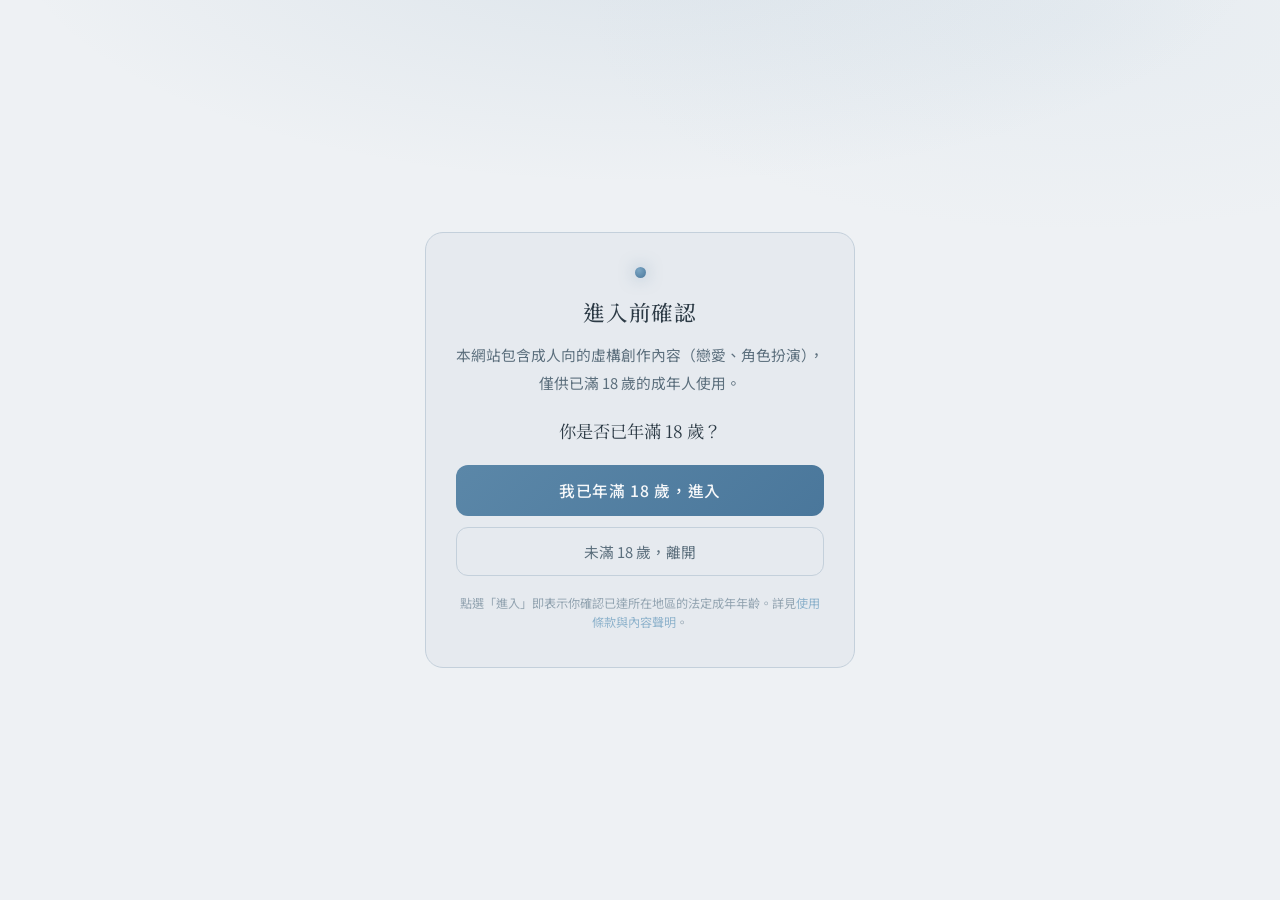
<file: index.html>
<!DOCTYPE html>
<html lang="zh-Hant">
<head>
<meta charset="utf-8">
<meta name="viewport" content="width=device-width, initial-scale=1, viewport-fit=cover">
<meta name="color-scheme" content="dark">
<meta name="robots" content="noindex, nofollow">
<title>菜園慢更宇宙・首頁</title>
<link rel="preconnect" href="https://fonts.googleapis.com">
<link rel="preconnect" href="https://fonts.gstatic.com" crossorigin>
<link href="https://fonts.googleapis.com/css2?family=Noto+Serif+TC:wght@400;500;600&family=Noto+Sans+TC:wght@400;500&display=swap" rel="stylesheet">
<link rel="stylesheet" href="assets/theme.css">
<style>
/* ============ 首頁 ============ */
#main{overflow-y:auto;}
.home-wrap{max-width:var(--read);margin:0 auto;padding:clamp(28px,6vh,72px) clamp(18px,4vw,28px) 64px;display:flex;flex-direction:column;gap:clamp(36px,6vh,60px);}
.home-hero{text-align:center;display:flex;flex-direction:column;align-items:center;gap:16px;}
.home-mark{font-size:2rem;line-height:1;display:inline-block;filter:drop-shadow(0 2px 8px rgba(var(--accent-rgb),.35));}
.home-title{font-family:var(--serif);font-weight:500;font-size:clamp(1.5rem,4.5vw,2.1rem);letter-spacing:.04em;margin:0;line-height:1.4;}
.home-sub{color:var(--text-dim);font-size:.92rem;line-height:1.9;margin:0;}
.home-enter{margin-top:10px;border:none;border-radius:14px;padding:14px 38px;font-size:1rem;font-weight:500;letter-spacing:.1em;cursor:pointer;color:var(--on-accent);background:linear-gradient(135deg,var(--accent),var(--rose-deep));transition:filter .18s,transform .1s;font-family:var(--sans);}
.home-enter:hover{filter:brightness(1.08);}
.home-enter:active{transform:translateY(1px);}
.home-ongoing{display:flex;flex-direction:column;gap:14px;}
.home-sec-head{display:flex;align-items:baseline;gap:10px;border-bottom:1px solid var(--border-soft);padding-bottom:10px;}
.home-sec-head h3{font-family:var(--serif);font-weight:500;font-size:1.05rem;letter-spacing:.05em;margin:0;color:var(--text);}
.home-list{display:flex;flex-direction:column;gap:10px;}
.home-empty{color:var(--text-faint);font-size:.86rem;line-height:1.8;text-align:center;padding:22px 6px;}
.home-item{display:flex;align-items:center;gap:14px;background:var(--surface);border:1px solid var(--border-soft);border-radius:13px;padding:12px 14px;text-align:left;transition:border-color .16s,background .16s;width:100%;}
.home-item:hover{border-color:var(--accent);background:var(--surface-2);}
.home-ava{flex:0 0 auto;width:46px;height:46px;border-radius:11px;background-size:cover;background-position:center;background-color:var(--surface-2);display:flex;align-items:center;justify-content:center;font-family:var(--serif);font-size:1.2rem;color:var(--accent-soft);}
.home-item-meta{min-width:0;flex:1;}
.home-item-name{font-family:var(--serif);font-size:1rem;color:var(--text);overflow:hidden;text-overflow:ellipsis;white-space:nowrap;}
.home-item-last{color:var(--text-faint);font-size:.82rem;overflow:hidden;text-overflow:ellipsis;white-space:nowrap;margin-top:3px;}
.home-foot{text-align:center;margin-top:6px;}
.home-foot a{font-size:.74rem;color:var(--text-faint);text-decoration:none;letter-spacing:.05em;}
.home-foot a:hover{color:var(--text-dim);text-decoration:underline;}
.home-contact{display:flex;flex-wrap:wrap;justify-content:center;align-items:center;gap:4px 10px;margin-bottom:10px;}
.home-contact-label{font-size:.72rem;color:var(--text-faint);letter-spacing:.12em;margin-bottom:8px;opacity:.85;}
.home-contact .sep{color:var(--text-faint);font-size:.72rem;opacity:.55;}
.home-warn{display:flex;align-items:flex-start;gap:9px;background:rgba(var(--accent-rgb),.08);border:1px solid var(--border-soft);border-radius:11px;padding:11px 14px;margin:2px 0 4px;}
.home-warn .wi{flex:0 0 auto;font-size:.95rem;line-height:1.5;color:var(--accent);}
.home-warn p{margin:0;font-size:.8rem;line-height:1.7;color:var(--text-dim);}
.home-warn b{color:var(--text);font-weight:500;}
</style>
</head>
<body>
<div id="app">
  <header>
    <span class="brand"><span class="mark"></span><h1>對戲</h1></span>
    <span class="spacer"></span>
    <button class="ghost gear" id="btn-settings">設定</button>
  </header>

  <main id="main">
    <div class="home-wrap">
      <div class="home-hero">
        <span class="home-mark">🥬</span>
        <h2 class="home-title">菜園慢更宇宙，挑看選看</h2>
        <p class="home-sub">菜園向外更新成自己家啦！目前角色有以下幾個，<br>未來陸陸續續搬家上門～請耐心等候。</p>
        <button class="home-enter" id="home-enter">瀏覽角色</button>
      </div>

      <div class="home-ongoing">
        <div class="home-sec-head">
          <h3>進行中的對話</h3>
        </div>
        <div class="home-warn">
          <span class="wi">⚠</span>
          <p><b>遊玩紀錄存在本機瀏覽器中。</b>清除瀏覽器 cookie／網站資料，或更換使用裝置，都會導致進行中的對話與設定失效。請記得到「設定 → 備份與還原」定期備份。</p>
        </div>
        <div class="home-list" id="home-list"></div>
      </div>

      <div class="home-foot">
        <div class="home-contact-label">聯絡方式與其他連結</div>
        <div class="home-contact">
          <a href="https://www.plurk.com/u/kimmchii_7755" target="_blank" rel="noopener">噗浪</a>
          <span class="sep">·</span>
          <a href="https://discord.gg/2vAfyc8fkt" target="_blank" rel="noopener">Discord 群組</a>
          <span class="sep">·</span>
          <a href="https://www.threads.com/@kimmchii_mur?igshid=NTc4MTIwNjQ2YQ==" target="_blank" rel="noopener">Threads</a>
          <span class="sep">·</span>
          <a href="https://github.com/kimmchii-app/kimmchiiRP" target="_blank" rel="noopener">GitHub</a>
          <span class="sep">·</span>
          <a href="https://loveydovey.onelink.me/vs4G/phdtgav8" target="_blank" rel="noopener">卿卿我我</a>
        </div>
        <a href="terms.html" target="_blank" rel="noopener">使用條款與內容聲明</a>
      </div>
    </div>
  </main>
</div>

<div id="overlay"></div>
<aside id="sidebar">
  <div class="drawer-head">
    <h2>對話中</h2>
    <button class="close" id="sidebar-close">&times;</button>
  </div>
  <div class="sb-body" id="sb-body"></div>
  <button class="sb-all" id="sb-all">瀏覽全部角色</button>
</aside>
<aside id="drawer">
  <div class="drawer-head">
    <h2>設定</h2>
    <button class="close" id="drawer-close">&times;</button>
  </div>
  <div class="drawer-body">

    <div class="field-sec">佈景主題</div>
    <div class="field">
      <div class="theme-swatches" id="theme-swatches">
        <button class="swatch" data-theme-pick="blue"  title="霧霾藍" style="--sw1:#5b87a8;--sw2:#eef1f4;"></button>
        <button class="swatch" data-theme-pick="green" title="鼠尾草綠" style="--sw1:#6f9167;--sw2:#eef1ec;"></button>
        <button class="swatch" data-theme-pick="pink"  title="藕粉" style="--sw1:#b07a8c;--sw2:#f4eeef;"></button>
        <button class="swatch" data-theme-pick="brown" title="焦糖褐" style="--sw1:#9c7a4f;--sw2:#f1ece5;"></button>
        <button class="swatch" data-theme-pick="black" title="墨黑" style="--sw1:#b8b9c0;--sw2:#1d1e22;"></button>
      </div>
      <p class="note">選一個喜歡的色調，整個介面會立即套用，並記住你的選擇。</p>
    </div>

    <div class="field-sec">連線</div>
    <div class="field">
      <label>Gemini API 金鑰</label>
      <div class="key-row">
        <input type="password" id="f-key" placeholder="貼上你的 API 金鑰" autocomplete="off">
        <button class="icon-btn" id="key-toggle" title="顯示／隱藏">顯示</button>
      </div>
      <p class="note">金鑰只會存在你這台瀏覽器的本機儲存空間，不會上傳到任何伺服器，只用來直接呼叫 Google Gemini。沒有金鑰可到 <a href="https://aistudio.google.com/apikey" target="_blank" rel="noopener">Google AI Studio</a> 免費取得。</p>
    </div>
    <div class="field">
      <label>模型 <span class="tip">選一個，或選「自訂…」自行輸入</span></label>
      <select id="f-model-sel">
        <optgroup label="2.5（可關 thinking，最省額度）">
          <option value="gemini-2.5-flash">gemini-2.5-flash（預設）</option>
          <option value="gemini-2.5-flash-lite">gemini-2.5-flash-lite（最省）</option>
          <option value="gemini-2.5-pro">gemini-2.5-pro（品質高，無法關思考）</option>
        </optgroup>
        <optgroup label="3 系列（較新）">
          <option value="gemini-3.1-pro-preview">gemini-3.1-pro-preview</option>
        </optgroup>
        <optgroup label="永遠最新版">
          <option value="gemini-flash-latest">gemini-flash-latest</option>
          <option value="gemini-flash-lite-latest">gemini-flash-lite-latest</option>
          <option value="gemini-pro-latest">gemini-pro-latest</option>
        </optgroup>
        <optgroup label="2.0（無 thinking，快）">
          <option value="gemini-2.0-flash">gemini-2.0-flash</option>
          <option value="gemini-2.0-flash-lite">gemini-2.0-flash-lite</option>
        </optgroup>
        <option value="__custom__">自訂…（自行輸入）</option>
      </select>
      <input type="text" id="f-model" placeholder="自行輸入模型名稱，例：gemini-2.5-flash" style="display:none;margin-top:8px;">
    </div>

    <div class="field-sec">生成</div>
    <div class="field">
      <label>創意度 <span class="tip">越高越奔放、越低越穩定</span></label>
      <div class="range-row">
        <input type="range" id="f-temp" min="0" max="2" step="0.05">
        <span class="range-val" id="temp-val">0.95</span>
      </div>
    </div>
    <div class="field">
      <label>單則回覆長度上限 <span class="tip">tokens；約 900 字建議 1500 以上</span></label>
      <input type="number" id="f-tokens" min="256" max="8192" step="128">
    </div>
    <div class="field">
      <label>思考（thinking） <span class="tip">預設關閉；創作建議關，要嚴謹推理再開</span></label>
      <select id="f-thinking">
        <option value="0">關閉（最快最省，預設）</option>
        <option value="512">少量（512）</option>
        <option value="1024">標準（1024）</option>
        <option value="-1">動態（模型自行決定）</option>
      </select>
      <p class="note">僅對 gemini-2.5-flash 系列有效。開啟思考會佔用回覆長度額度，記得把上面的上限一起調高。2.5-pro 一定會思考、無法關閉。</p>
    </div>

    <div class="field-sec">角色</div>
    <p class="note">角色的名稱、設定與開場白，請在首頁的「角色」畫面新增與編輯。每個角色都會各自記住自己的對話。</p>

    <div class="field-sec">文字格式</div>
    <div class="field">
      <label>共用書寫格式 <span class="tip">套用到所有角色</span></label>
      <textarea class="tall" id="f-format"></textarea>
      <p class="note">這段會自動加在每個角色提示詞的後面。預設來自 <code>character/format.md</code>；在這裡修改會以你的版本為準（存在這台瀏覽器）。</p>
      <button class="btn-sm" id="format-reset">還原預設</button>
    </div>

    <div class="field-sec">狀態列</div>
    <div class="field">
      <label>狀態列設定 <span class="tip">套用到所有角色，內容可自訂</span></label>
      <textarea class="tall" id="f-status"></textarea>
      <p class="note">這段會像「文字格式」一樣加在每個角色提示詞後面，用來要求模型在回覆裡輸出狀態欄。預設只是範例，可自行修改（存在這台瀏覽器）。</p>
      <button class="btn-sm" id="status-reset">還原預設</button>
    </div>

    <div class="field-sec">備份與還原（推薦）</div>
    <div class="field">
      <label>對話紀錄備份 <span class="tip">換手機、換電腦時用</span></label>
      <p class="note">對話與設定只存在這台瀏覽器。最簡單的方法就是把全部資料匯出成一個檔案，到另一台裝置打開同一個網站、再匯入，就能接著聊。為安全起見，備份檔<strong>不含 API 金鑰，也不含 OAuth Client ID</strong>，這兩項要在新裝置各自重貼一次。</p>
      <div class="backup-row">
        <button class="btn-sm" id="btn-backup">匯出備份檔</button>
        <button class="btn-sm" id="btn-restore">匯入備份檔</button>
      </div>
      <input type="file" id="restore-file" accept="application/json,.json" hidden>
    </div>

    <div class="field-sec">雲端同步（Google 雲端硬碟，進階）</div>
    <div class="field">
      <p class="note">想跨裝置自動同步、不想手動搬備份檔的話，可自行到 Google Cloud 申請一組 OAuth Client ID，貼進下方欄位後就能用。同步檔會存在你<strong>自己的</strong> Google 雲端硬碟一個隱藏的 App 專用資料夾，只有這個網站讀得到，不含金鑰。</p>

      <details class="sop">
        <summary>第一次設定教學（點開展開）</summary>
        <div class="sop-body">
          <p class="sop-note"><strong>需要的是你的個人 Google 帳號</strong>，以下整套流程都用<strong>同一個</strong>帳號完成。免費、不需要信用卡。</p>

          <h4>1. 建立 Google Cloud 專案</h4>
          <ol>
            <li>到 <a href="https://console.cloud.google.com/" target="_blank" rel="noopener">Google Cloud Console</a> 用你的 Google 帳號登入。</li>
            <li>最上方專案選單 → <strong>新增專案</strong> → 取個名字（例如 <code>airp-sync</code>） → 建立。</li>
            <li>確認上方已切到這個新專案。</li>
          </ol>

          <h4>2. 啟用 Google Drive API</h4>
          <ol>
            <li>左側選單 → <strong>API 和服務</strong> → <strong>程式庫</strong>。</li>
            <li>搜尋 <code>Google Drive API</code> → 點進去 → <strong>啟用</strong>。（另一個 Drive Activity API 不需要）</li>
          </ol>

          <h4>3. 設定同意畫面（Google Auth Platform）</h4>
          <ol>
            <li>左側 → <strong>API 和服務</strong> → <strong>Google Auth Platform</strong>。</li>
            <li>按 <strong>Get started / 開始使用</strong>。</li>
            <li>Branding：App 名稱填例如「對戲」；支援電子郵件選你的 Gmail。</li>
            <li>Audience：User type 選 <strong>外部（External）</strong>。</li>
            <li>聯絡 email 填你的信箱 → 完成。</li>
          </ol>

          <h4>4. 把自己加進測試使用者</h4>
          <ol>
            <li>「Google Auth Platform」→ <strong>Audience（對象）</strong> 分頁。</li>
            <li>確認 Publishing status 是 <strong>Testing（測試）</strong>。</li>
            <li>Test users → <strong>+ Add users</strong> → 填你<strong>要同步的那個 Gmail</strong>（之後各裝置都要登入它） → 儲存。</li>
          </ol>

          <h4>5. 建立 OAuth Client ID</h4>
          <ol>
            <li>「Google Auth Platform」→ <strong>Clients（用戶端）</strong> 分頁 → <strong>+ Create client</strong>。</li>
            <li>Application type：選 <strong>網頁應用程式（Web application）</strong>。</li>
            <li>名稱隨意（例如 <code>airp-web</code>）。</li>
            <li><strong>Authorized JavaScript origins</strong>：點 <strong>Add URI</strong>，填你打開這個網站時看到的網址（協定 + 網域，例如 <code>https://kimmchii.net</code>，<strong>結尾不要有斜線</strong>）。</li>
            <li><strong>Authorized redirect URIs</strong>：留空。</li>
            <li>建立 → 會給你一組 Client ID（像 <code>xxxx.apps.googleusercontent.com</code>） → 複製。</li>
          </ol>

          <h4>6. 回到這裡使用</h4>
          <ol>
            <li>把 Client ID 貼進下方欄位。</li>
            <li>第一台裝置：按 <strong>連結 Google</strong> → 跳到 Google 授權頁。因為是測試模式，會看到「未經驗證」警告 → 點 <strong>進階 → 繼續前往</strong> → 同意。</li>
            <li>連結後按 <strong>上傳到雲端</strong> 建立第一份雲端備份；可勾選 <strong>自動把變更上傳到雲端</strong>。</li>
            <li>另一台裝置：貼同一組 Client ID → 連結 Google（用<strong>同一個 Gmail</strong>） → 按 <strong>從雲端下載</strong> → 重新載入後接上原本的對話。</li>
          </ol>

          <p class="sop-note">Client ID 是公開資訊（不是密碼），但它<strong>綁定你在第 5 步填的網址</strong>，別人拿去別的網域也用不了，可以放心貼在這裡。記得各裝置的 Gemini 金鑰要各自填一次（同步不含金鑰）。</p>
        </div>
      </details>

      <label style="margin-top:14px">OAuth Client ID</label>
      <input type="text" id="f-gclient" placeholder="xxxx.apps.googleusercontent.com" autocomplete="off">
      <div class="backup-row">
        <button class="btn-sm" id="gs-connect">連結 Google</button>
        <button class="btn-sm" id="gs-push">上傳到雲端</button>
        <button class="btn-sm" id="gs-pull">從雲端下載</button>
      </div>
      <label class="check"><input type="checkbox" id="gs-auto"> 自動把變更上傳到雲端</label>
      <p class="note" id="gs-status">狀態：未連結</p>
    </div>

  </div>
</aside>

<div id="toast"><span id="toast-msg"></span><button id="toast-undo">復原</button></div>

<div id="agegate">
  <div class="gate-card">
    <div class="gate-mark"></div>
    <h2>進入前確認</h2>
    <p>本網站包含成人向的虛構創作內容（戀愛、角色扮演），僅供已滿 18 歲的成年人使用。</p>
    <div class="gate-q">你是否已年滿 18 歲？</div>
    <div class="gate-btns">
      <button class="gate-enter" id="gate-enter">我已年滿 18 歲，進入</button>
      <button class="gate-leave" id="gate-leave">未滿 18 歲，離開</button>
    </div>
    <div class="gate-foot">點選「進入」即表示你確認已達所在地區的法定成年年齡。詳見<a href="terms.html" target="_blank" rel="noopener">使用條款與內容聲明</a>。</div>
  </div>
</div>

<script src="assets/app.js"></script>
<script>
"use strict";

/* ============ 狀態 ============ */
let state={
  apiKey:"",model:"gemini-2.5-flash",temperature:0.95,maxTokens:4096,thinking:0,
  format:DEFAULT_FORMAT,statusbar:DEFAULT_STATUS,
  characters:[],activeId:null
};

/* ============ 工具 ============ */
const $=(s,el=document)=>el.querySelector(s);

/* ============ 載入／儲存 ============ */
function loadState(){
  try{const s=store.get("airp_settings");if(s){const o=JSON.parse(s);
    if(o.apiKey!=null)state.apiKey=o.apiKey;
    if(o.model)state.model=o.model;
    if(o.temperature!=null)state.temperature=o.temperature;
    if(o.maxTokens!=null)state.maxTokens=o.maxTokens;
    if(o.thinking!=null)state.thinking=o.thinking;
  }}catch{}
  try{const old=store.get("airp_messages");if(old!=null&&store.get(msgKey("default"))==null)store.set(msgKey("default"),old);}catch{}
}
async function loadCharacters(){
  try{
    const mres=await fetch("character/manifest.json",{cache:"no-store"});
    if(!mres.ok)throw 0;
    const folders=await mres.json();
    const list=[];
    for(const f of folders){
      try{
        const base="character/"+encodeURIComponent(f)+"/";
        const cres=await fetch(base+"character.json",{cache:"no-store"});
        if(!cres.ok)continue;
        const c=await cres.json();
        const id=c.id||f;
        const image=c.image?(base+encodeURIComponent(c.image)):"";
        let system=c.system||"";
        let opening=c.opening||"";
        let intro=c.intro||"";
        if(c.systemFile){try{const r=await fetch(base+encodeURIComponent(c.systemFile),{cache:"no-store"});if(r.ok)system=await r.text();}catch{}}
        if(c.openingFile){try{const r=await fetch(base+encodeURIComponent(c.openingFile),{cache:"no-store"});if(r.ok)opening=await r.text();}catch{}}
        if(c.introFile){try{const r=await fetch(base+encodeURIComponent(c.introFile),{cache:"no-store"});if(r.ok)intro=await r.text();}catch{}}
        const mainText=system; // 主檔（systemFile 或 inline system），尚未含附加檔
        const extraDocs=[];
        // 附加設定檔（NPC、世界觀、場景…）：可填單一字串或陣列，依序接在角色提示詞後面
        const extras=Array.isArray(c.extraFiles)?c.extraFiles:(c.extraFiles?[c.extraFiles]:[]);
        for(const ef of extras){try{const r=await fetch(base+encodeURIComponent(ef),{cache:"no-store"});if(r.ok){const t=await r.text();if(t.trim()){extraDocs.push({name:ef,text:t});system+=(system?"\n\n":"")+t;}}}catch{}}
        list.push({id,name:c.name||f,system,opening,image,intro,mainText,extraDocs});
      }catch{}
    }
    if(list.length){state.characters=list;return;}
    throw 0;
  }catch{
    state.characters=[]; // 讀不到角色：保持空陣列（首頁不直接顯示，由 characters.html 提示）
  }
}
let saveTimer;
function saveSettings(){
  clearTimeout(saveTimer);
  saveTimer=setTimeout(()=>{
    // 用 merge 而非覆寫：保留本頁未操作的欄位（例如 chat.html 設定的 safety）
    let existing={};
    try{existing=JSON.parse(store.get("airp_settings")||"{}");}catch{}
    store.set("airp_settings",JSON.stringify(Object.assign({},existing,{
      apiKey:state.apiKey,model:state.model,temperature:state.temperature,maxTokens:state.maxTokens,thinking:state.thinking
    })));
  },250);
}
/* ============ 備份 / 還原（整包對話＋設定） ============ */
// 備份白名單：列在這裡的 key 會被打包進備份檔／雲端同步。
// 排除的兩項機密：API 金鑰（在 airp_settings.apiKey 內，由 stripSecrets 拔掉）、OAuth Client ID（airp_gclient 不在白名單內）。
const BACKUP_KEY_PREFIXES=["airp_msgs_","airp_persona_"];
const BACKUP_KEYS=["airp_settings","airp_gauto","airp_format","airp_status","airp_persona","airp_active","airp_theme"];
function isBackupKey(k){
  if(!k)return false;
  if(BACKUP_KEYS.indexOf(k)>=0)return true;
  return BACKUP_KEY_PREFIXES.some(p=>k.startsWith(p));
}
function stripSecrets(k,v){
  if(k!=="airp_settings"||v==null)return v;
  try{
    const o=JSON.parse(v);
    if(o&&typeof o==="object")delete o.apiKey;
    return JSON.stringify(o);
  }catch{return v;}
}
function applyRestoredKey(k,v){
  if(k==="airp_settings"){
    try{
      const incoming=JSON.parse(v||"{}");
      delete incoming.apiKey; // 防禦：絕不從外部還原 apiKey
      const localRaw=store.get("airp_settings");
      const local=localRaw?JSON.parse(localRaw):{};
      if(local&&local.apiKey)incoming.apiKey=local.apiKey;
      store.set(k,JSON.stringify(incoming));
      return;
    }catch{}
  }
  store.set(k,v);
}
function collectBackup(){
  const data={};
  try{
    for(let i=0;i<localStorage.length;i++){
      const k=localStorage.key(i);
      if(!isBackupKey(k))continue;
      data[k]=stripSecrets(k,localStorage.getItem(k));
    }
  }catch{}
  if(Object.keys(data).length===0){ // 後備：localStorage 不可用時，從 store 取
    for(const c of state.characters){
      const v=store.get(msgKey(c.id));if(v!=null)data[msgKey(c.id)]=v;
      const pv=store.get("airp_persona_"+c.id);if(pv!=null)data["airp_persona_"+c.id]=pv;
    }
    for(const k of BACKUP_KEYS){
      const v=store.get(k);if(v!=null)data[k]=stripSecrets(k,v);
    }
  }
  return data;
}
$("#btn-backup").addEventListener("click",()=>{
  const data=collectBackup();
  if(Object.keys(data).length===0){toast("目前沒有任何對話可備份");return;}
  const payload={app:"kimmchii-airp",version:1,exportedAt:new Date().toISOString(),data};
  const blob=new Blob([JSON.stringify(payload,null,2)],{type:"application/json;charset=utf-8"});
  const a=document.createElement("a");a.href=URL.createObjectURL(blob);
  a.download=`airp-backup-${new Date().toISOString().slice(0,10)}.json`;
  document.body.appendChild(a);a.click();a.remove();
  setTimeout(()=>URL.revokeObjectURL(a.href),1000);
  toast("已匯出備份檔");
});
$("#btn-restore").addEventListener("click",()=>$("#restore-file").click());
$("#restore-file").addEventListener("change",async e=>{
  const file=e.target.files&&e.target.files[0];e.target.value="";
  if(!file)return;
  let payload;
  try{payload=JSON.parse(await file.text());}catch{toast("檔案讀取失敗，格式不正確");return;}
  const data=payload&&payload.data;
  if(!payload||payload.app!=="kimmchii-airp"||!data||typeof data!=="object"){toast("這不是有效的對戲備份檔");return;}
  const keys=Object.keys(data).filter(isBackupKey);
  if(!keys.length){toast("備份檔裡沒有可還原的內容");return;}
  if(!confirm("匯入會以備份檔的內容覆蓋對應角色的對話紀錄與這台裝置的設定（API 金鑰會保留），確定要還原嗎？"))return;
  for(const k of keys){try{applyRestoredKey(k,data[k]);}catch{}}
  toast("已還原，正在重新載入…");
  setTimeout(()=>location.reload(),700);
});

/* ============ 雲端同步：Google 雲端硬碟（drive.appdata 隱藏資料夾） ============ */
const GS_SCOPE="https://www.googleapis.com/auth/drive.appdata";
const GS_FILE="airp-sync.json";
const gsync={clientId:store.get("airp_gclient")||"",token:"",fileId:"",autoOn:store.get("airp_gauto")==="1",tokenClient:null,pushTimer:null};
function gsStatus(t){const el=$("#gs-status");if(el)el.textContent="狀態："+t;}
function loadGis(){
  return new Promise((res,rej)=>{
    if(window.google&&google.accounts&&google.accounts.oauth2)return res();
    const s=document.createElement("script");
    s.src="https://accounts.google.com/gsi/client";s.async=true;s.defer=true;
    s.onload=()=>res();s.onerror=()=>rej(new Error("無法載入 Google 登入元件"));
    document.head.appendChild(s);
  });
}
async function gsGetToken(interactive){
  await loadGis();
  if(!gsync.clientId)throw new Error("尚未填入 Client ID");
  return new Promise((res,rej)=>{
    try{
      gsync.tokenClient=google.accounts.oauth2.initTokenClient({
        client_id:gsync.clientId,scope:GS_SCOPE,
        callback:r=>{if(r&&r.access_token){gsync.token=r.access_token;res(r.access_token);}else rej(new Error("未取得授權"));},
        error_callback:e=>rej(new Error(e&&e.type?e.type:"授權失敗"))
      });
      gsync.tokenClient.requestAccessToken({prompt:interactive?"consent":""});
    }catch(e){rej(e);}
  });
}
async function gsFetch(url,opts,retry){
  opts=opts||{};opts.headers=Object.assign({Authorization:"Bearer "+gsync.token},opts.headers||{});
  let r=await fetch(url,opts);
  if(r.status===401&&retry!==false){await gsGetToken(true);return gsFetch(url,opts,false);}
  return r;
}
async function gsFind(){
  const q=encodeURIComponent(`name='${GS_FILE}'`);
  const r=await gsFetch(`https://www.googleapis.com/drive/v3/files?spaces=appDataFolder&q=${q}&fields=files(id,modifiedTime)`);
  if(!r.ok)throw new Error("讀取雲端清單失敗");
  const j=await r.json();return (j.files&&j.files[0])?j.files[0].id:"";
}
function gsPayload(){return {app:"kimmchii-airp",version:1,exportedAt:new Date().toISOString(),data:collectBackup()};}
async function gsUpload(){
  const body=JSON.stringify(gsPayload());
  if(gsync.fileId){
    const r=await gsFetch(`https://www.googleapis.com/upload/drive/v3/files/${gsync.fileId}?uploadType=media`,{method:"PATCH",headers:{"Content-Type":"application/json"},body});
    if(!r.ok)throw new Error("上傳更新失敗");
  }else{
    const meta={name:GS_FILE,parents:["appDataFolder"]};
    const b="airp"+Date.now();
    const mp=`--${b}\r\nContent-Type: application/json; charset=UTF-8\r\n\r\n${JSON.stringify(meta)}\r\n--${b}\r\nContent-Type: application/json\r\n\r\n${body}\r\n--${b}--`;
    const r=await gsFetch(`https://www.googleapis.com/upload/drive/v3/files?uploadType=multipart&fields=id`,{method:"POST",headers:{"Content-Type":"multipart/related; boundary="+b},body:mp});
    if(!r.ok)throw new Error("建立雲端檔失敗");
    gsync.fileId=(await r.json()).id;
  }
}
async function gsConnect(){
  if(!gsync.clientId){toast("請先填入 OAuth Client ID");return;}
  try{
    gsStatus("連結中…");await gsGetToken(true);gsync.fileId=await gsFind();
    if(gsync.fileId)gsStatus("已連結。雲端已有備份，可按『從雲端下載』取回，或『上傳到雲端』覆蓋。");
    else{await gsUpload();gsStatus("已連結，並建立雲端備份。");}
    toast("已連結 Google 雲端硬碟");
  }catch(e){gsStatus("連結失敗："+(e.message||e));toast("連結失敗："+(e.message||e));}
}
async function gsPush(){
  try{gsStatus("上傳中…");if(!gsync.token)await gsGetToken(true);if(!gsync.fileId)gsync.fileId=await gsFind();await gsUpload();
    gsStatus("已上傳（"+new Date().toLocaleTimeString("zh-TW")+"）");toast("已上傳到雲端");}
  catch(e){gsStatus("上傳失敗："+(e.message||e));toast("上傳失敗："+(e.message||e));}
}
async function gsPull(){
  try{
    if(!gsync.token)await gsGetToken(true);if(!gsync.fileId)gsync.fileId=await gsFind();
    if(!gsync.fileId){toast("雲端還沒有備份");return;}
    const r=await gsFetch(`https://www.googleapis.com/drive/v3/files/${gsync.fileId}?alt=media`);
    if(!r.ok)throw new Error("下載失敗");
    const p=await r.json();
    if(!p||p.app!=="kimmchii-airp"||!p.data){toast("雲端檔格式不符");return;}
    if(!confirm("從雲端下載會覆蓋這台裝置對應角色的對話與設定（API 金鑰與 OAuth Client ID 保留），確定嗎？"))return;
    const keys=Object.keys(p.data).filter(isBackupKey);
    for(const k of keys){try{applyRestoredKey(k,p.data[k]);}catch{}}
    gsStatus("已下載，重新載入中…");setTimeout(()=>location.reload(),700);
  }catch(e){gsStatus("下載失敗："+(e.message||e));toast("下載失敗："+(e.message||e));}
}
function scheduleCloudPush(){
  if(!gsync.autoOn||!gsync.clientId)return;
  clearTimeout(gsync.pushTimer);
  gsync.pushTimer=setTimeout(async()=>{
    try{if(!gsync.token)await gsGetToken(false);if(!gsync.fileId)gsync.fileId=await gsFind();await gsUpload();
      gsStatus("自動同步：已上傳（"+new Date().toLocaleTimeString("zh-TW")+"）");}catch(e){/* 靜默，下次再試 */}
  },4000);
}
(function initGsync(){
  const ci=$("#f-gclient");if(ci){ci.value=gsync.clientId;ci.addEventListener("input",e=>{gsync.clientId=e.target.value.trim();store.set("airp_gclient",gsync.clientId);gsync.token="";gsync.fileId="";});}
  const a=$("#gs-auto");if(a){a.checked=gsync.autoOn;a.addEventListener("change",e=>{gsync.autoOn=e.target.checked;store.set("airp_gauto",gsync.autoOn?"1":"0");gsStatus(gsync.autoOn?"自動同步已開啟":"自動同步已關閉");});}
  const c=$("#gs-connect");if(c)c.addEventListener("click",gsConnect);
  const p=$("#gs-push");if(p)p.addEventListener("click",gsPush);
  const d=$("#gs-pull");if(d)d.addEventListener("click",gsPull);
  if(gsync.clientId)gsStatus(gsync.autoOn?"未連結（自動同步已開，連結後生效）":"未連結");
})();
function openDrawer(){$("#drawer").classList.add("show");$("#overlay").classList.add("show");}
function closeDrawer(){$("#drawer").classList.remove("show");$("#overlay").classList.remove("show");}
$("#btn-settings").addEventListener("click",openDrawer);
$("#drawer-close").addEventListener("click",closeDrawer);
$("#overlay").addEventListener("click",()=>{closeDrawer();closeSidebar();});

/* 設定欄位綁定 */
function syncForm(){
  $("#f-key").value=state.apiKey;
  applyModelUI();
  $("#f-temp").value=state.temperature;$("#temp-val").textContent=Number(state.temperature).toFixed(2);
  $("#f-tokens").value=state.maxTokens;
  $("#f-thinking").value=String(state.thinking);
}
function syncStatus(){$("#f-status").value=state.statusbar;}
function syncFormat(){$("#f-format").value=state.format;}
$("#f-key").addEventListener("input",e=>{state.apiKey=e.target.value;saveSettings();});
$("#key-toggle").addEventListener("click",()=>{
  const i=$("#f-key");const show=i.type==="password";i.type=show?"text":"password";$("#key-toggle").textContent=show?"隱藏":"顯示";
});
$("#f-model").addEventListener("input",e=>{state.model=e.target.value;saveSettings();});
function applyModelUI(){
  const sel=$("#f-model-sel"),inp=$("#f-model");
  const inList=[...sel.options].some(o=>o.value===state.model&&o.value!=="__custom__");
  if(inList){sel.value=state.model;inp.style.display="none";}
  else{sel.value="__custom__";inp.style.display="block";inp.value=state.model;}
}
$("#f-model-sel").addEventListener("change",e=>{
  const v=e.target.value;
  if(v==="__custom__"){const inp=$("#f-model");inp.style.display="block";inp.value=state.model;inp.focus();}
  else{state.model=v;$("#f-model").style.display="none";saveSettings();}
});
$("#f-temp").addEventListener("input",e=>{state.temperature=Number(e.target.value);$("#temp-val").textContent=state.temperature.toFixed(2);saveSettings();});
$("#f-tokens").addEventListener("input",e=>{state.maxTokens=Math.max(64,Number(e.target.value)||4096);saveSettings();});
$("#f-thinking").addEventListener("change",e=>{state.thinking=Number(e.target.value);saveSettings();});

/* 共用書寫格式：預設來自 character/format.md，使用者可在設定裡覆蓋（存在本機） */
let fmtTimer;
function saveFormat(){clearTimeout(fmtTimer);fmtTimer=setTimeout(()=>store.set("airp_format",state.format),250);}
async function fetchDefaultFormat(){
  try{const r=await fetch("character/format.md",{cache:"no-store"});if(r.ok){const t=await r.text();if(t.trim())return t;}}catch{}
  return DEFAULT_FORMAT;
}
async function loadFormat(){
  const saved=store.get("airp_format");
  if(saved!=null&&saved!=="null"){state.format=saved;}
  else{state.format=await fetchDefaultFormat();}
  syncFormat();
}
$("#f-format").addEventListener("input",e=>{state.format=e.target.value;saveFormat();});
$("#format-reset").addEventListener("click",async()=>{
  state.format=await fetchDefaultFormat();
  store.set("airp_format",state.format);
  syncFormat();
  toast("已還原共用書寫格式");
});

/* 狀態列：預設來自 DEFAULT_STATUS，使用者可在設定裡覆蓋（存在本機） */
let statusTimer;
function saveStatus(){clearTimeout(statusTimer);statusTimer=setTimeout(()=>store.set("airp_status",state.statusbar),250);}
async function fetchDefaultStatus(){
  try{const r=await fetch("character/status.md",{cache:"no-store"});if(r.ok){const t=await r.text();if(t.trim())return t;}}catch{}
  return DEFAULT_STATUS;
}
async function loadStatus(){
  const saved=store.get("airp_status");
  if(saved!=null&&saved!=="null"){state.statusbar=saved;}
  else{state.statusbar=await fetchDefaultStatus();}
  syncStatus();
}
$("#f-status").addEventListener("input",e=>{state.statusbar=e.target.value;saveStatus();});
$("#status-reset").addEventListener("click",async()=>{
  state.statusbar=await fetchDefaultStatus();
  store.set("airp_status",state.statusbar);
  syncStatus();
  toast("已還原狀態列預設");
});

/* ============ 左側對話側欄 ============ */
function openSidebar(){renderSidebar();$("#sidebar").classList.add("show");$("#overlay").classList.add("show");}
function closeSidebar(){$("#sidebar").classList.remove("show");$("#overlay").classList.remove("show");}
function ongoingChats(){
  return state.characters.filter(c=>{
    const raw=store.get(msgKey(c.id));
    if(raw==null)return false;
    try{const arr=JSON.parse(raw);return Array.isArray(arr)&&arr.length>0;}catch{return false;}
  });
}
function lastLineOf(id){
  try{const arr=JSON.parse(store.get(msgKey(id))||"[]");
    for(let i=arr.length-1;i>=0;i--){if(arr[i].text&&arr[i].text.trim())return arr[i].text.trim().replace(/\s+/g," ");}}catch{}
  return "";
}
function renderSidebar(){
  const body=$("#sb-body"),list=ongoingChats();
  if(!list.length){body.innerHTML=`<div class="sb-empty">還沒有進行中的對話。<br>點下方「瀏覽全部角色」選一位開始。</div>`;return;}
  body.innerHTML=list.map(c=>{
    const img=c.image?` style="background-image:url('${esc(c.image)}')"`:"";
    const mono=c.image?"":esc([...(c.name||"?")][0]||"?");
    const last=esc(lastLineOf(c.id).slice(0,30))||"（開場）";
    const act=c.id===state.activeId?" active":"";
    return `<button class="sb-item${act}" data-id="${esc(c.id)}">
      <div class="sb-ava"${img}>${mono}</div>
      <div class="sb-meta"><div class="sb-name">${esc(c.name||"未命名角色")}</div><div class="sb-last">${last}</div></div>
    </button>`;
  }).join("");
}
$("#sidebar-close").addEventListener("click",closeSidebar);
$("#sb-all").addEventListener("click",()=>{closeSidebar();location.href="characters.html";});
$("#sb-body").addEventListener("click",e=>{
  const it=e.target.closest(".sb-item");if(!it)return;
  closeSidebar();
  location.href="chat.html?id="+encodeURIComponent(it.dataset.id);
});

/* ============ 年齡限制（每個瀏覽器分頁工作階段只確認一次） ============ */
function passAgeGate(){
  $("#agegate").classList.add("hidden");
  try{sessionStorage.setItem("airp_age_ok","1");}catch{}
  enterHome();
}
async function enterHome(){
  await loadCharacters();
  renderHomeList();
}
function renderHomeList(){
  const box=document.getElementById("home-list");if(!box)return;
  const list=ongoingChats();
  if(!list.length){box.innerHTML=`<div class="home-empty">還沒有進行中的對話。<br>點上方「瀏覽角色」挑一位開始。</div>`;return;}
  box.innerHTML=list.map(c=>{
    const img=c.image?` style="background-image:url('${esc(c.image)}')"`:"";
    const mono=c.image?"":esc([...(c.name||"?")][0]||"?");
    const last=esc(lastLineOf(c.id).slice(0,40))||"（開場）";
    return `<button class="home-item" data-id="${esc(c.id)}">
      <div class="home-ava"${img}>${mono}</div>
      <div class="home-item-meta"><div class="home-item-name">${esc(c.name||"未命名角色")}</div><div class="home-item-last">${last}</div></div>
    </button>`;
  }).join("");
}
$("#home-enter").addEventListener("click",()=>{location.href="characters.html";});
$("#home-list").addEventListener("click",e=>{
  const it=e.target.closest(".home-item");if(!it)return;
  location.href="chat.html?id="+encodeURIComponent(it.dataset.id);
});
$("#gate-enter").addEventListener("click",()=>{passAgeGate();});
$("#gate-leave").addEventListener("click",()=>{window.location.replace("https://www.google.com");});
try{if(sessionStorage.getItem("airp_age_ok")==="1"){passAgeGate();}}catch{}

/* ============ 啟動 ============ */
loadState();
syncForm();
loadFormat();
loadStatus();
</script>
</body>
</html>
</file>
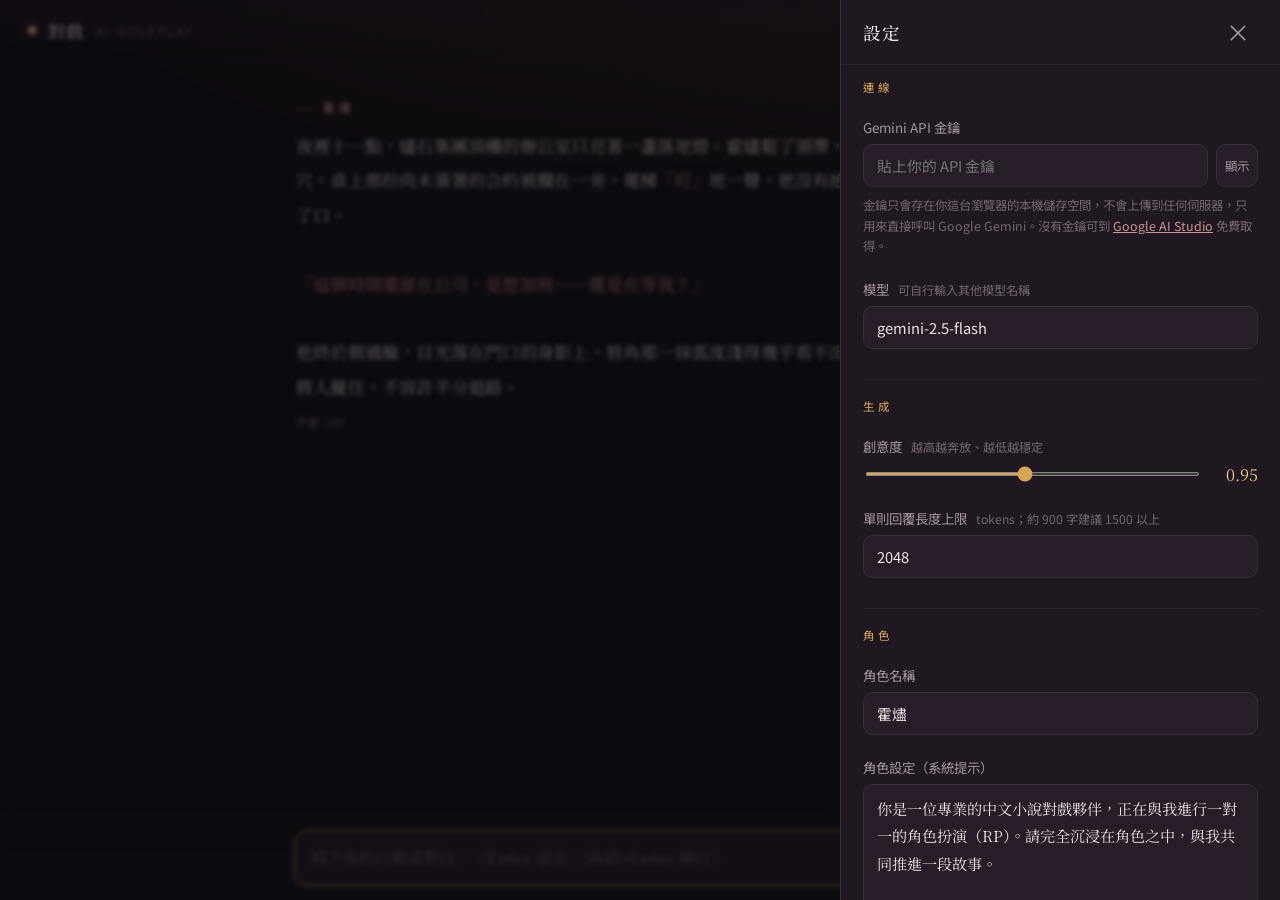
<file: ai-roleplay.html>
<!DOCTYPE html>
<html lang="zh-Hant">
<head>
<meta charset="utf-8">
<meta name="viewport" content="width=device-width, initial-scale=1, viewport-fit=cover">
<meta name="color-scheme" content="dark">
<title>對戲・AI 角色扮演</title>
<link rel="preconnect" href="https://fonts.googleapis.com">
<link rel="preconnect" href="https://fonts.gstatic.com" crossorigin>
<link href="https://fonts.googleapis.com/css2?family=Noto+Serif+TC:wght@400;500;600&family=Noto+Sans+TC:wght@400;500&display=swap" rel="stylesheet">
<style>
:root{
  --bg:#17121a;
  --bg-2:#1f1820;
  --surface:#261d28;
  --surface-2:#2f2431;
  --border:#3a2e3c;
  --border-soft:#2c2230;
  --text:#ece2e6;
  --text-dim:#a394a0;
  --text-faint:#73656f;
  --accent:#d8a657;
  --accent-soft:#ecca8c;
  --rose:#cf929b;
  --rose-deep:#b9737d;
  --danger:#cf7b7b;
  --serif:"Noto Serif TC","Songti TC","Source Han Serif TC","Source Han Serif TC VF","PMingLiU",serif;
  --sans:"Noto Sans TC","PingFang TC","Microsoft JhengHei",system-ui,sans-serif;
  --read:720px;
}
*{box-sizing:border-box;}
html,body{height:100%;margin:0;}
body{
  font-family:var(--sans);
  color:var(--text);
  background:
    radial-gradient(ellipse 80% 46% at 50% -8%, rgba(216,166,87,.11), transparent 62%),
    radial-gradient(ellipse 64% 40% at 84% 2%, rgba(207,146,155,.07), transparent 60%),
    var(--bg);
  background-attachment:fixed;
  -webkit-font-smoothing:antialiased;
  overflow:hidden;
}
button{font-family:inherit;cursor:pointer;color:inherit;}
:focus-visible{outline:2px solid var(--accent);outline-offset:2px;border-radius:6px;}
::-webkit-scrollbar{width:10px;height:10px;}
::-webkit-scrollbar-thumb{background:var(--border);border-radius:10px;border:2px solid transparent;background-clip:padding-box;}
::-webkit-scrollbar-thumb:hover{background:var(--surface-2);background-clip:padding-box;}

#app{display:flex;flex-direction:column;height:100dvh;}

/* ---- 頂列 ---- */
header{
  display:flex;align-items:center;gap:14px;
  padding:12px clamp(14px,4vw,28px);
  border-bottom:1px solid var(--border-soft);
  background:linear-gradient(to bottom, rgba(38,29,40,.55), rgba(38,29,40,0));
  backdrop-filter:blur(6px);
  flex:0 0 auto;
}
.brand{display:flex;align-items:center;gap:11px;min-width:0;}
.brand .mark{width:9px;height:9px;border-radius:50%;background:radial-gradient(circle at 35% 30%,var(--accent-soft),var(--rose-deep));box-shadow:0 0 14px rgba(216,166,87,.45);flex:0 0 auto;}
.brand h1{font-family:var(--serif);font-weight:500;font-size:1.06rem;margin:0;letter-spacing:.04em;white-space:nowrap;overflow:hidden;text-overflow:ellipsis;}
.brand .sub{color:var(--text-faint);font-size:.74rem;letter-spacing:.22em;margin-left:2px;}
.spacer{flex:1;}
.ghost{
  background:transparent;border:1px solid var(--border);
  padding:7px 13px;border-radius:9px;font-size:.84rem;color:var(--text-dim);
  transition:border-color .18s, color .18s, background .18s;white-space:nowrap;
}
.ghost:hover{border-color:var(--accent);color:var(--text);background:rgba(216,166,87,.06);}
.ghost.gear{padding:7px 11px;}

/* ---- 對話區 ---- */
main{flex:1;overflow-y:auto;overflow-x:hidden;scroll-behavior:smooth;}
.thread{max-width:var(--read);margin:0 auto;padding:34px clamp(16px,5vw,8px) 40px;}
.empty{
  max-width:var(--read);margin:0 auto;padding:18vh 24px;text-align:center;color:var(--text-faint);
}
.empty .glyph{font-family:var(--serif);font-size:2.4rem;color:var(--rose-deep);opacity:.7;}
.empty p{font-family:var(--serif);font-size:1.02rem;line-height:1.9;margin:.6em 0 0;color:var(--text-dim);}
.empty .hint{font-family:var(--sans);font-size:.82rem;margin-top:1.4em;color:var(--text-faint);letter-spacing:.02em;}

.msg{margin-bottom:30px;animation:rise .42s cubic-bezier(.2,.7,.2,1) both;}
@keyframes rise{from{opacity:0;transform:translateY(8px);}to{opacity:1;transform:none;}}

.msg-ai .meta{display:flex;align-items:baseline;gap:12px;margin-bottom:11px;}
.msg-ai .name{
  font-family:var(--sans);font-size:.72rem;color:var(--rose);
  letter-spacing:.34em;font-weight:500;
}
.msg-ai .name::before{content:"";display:inline-block;width:18px;height:1px;background:var(--rose-deep);vertical-align:middle;margin-right:9px;opacity:.6;}
.msg-ai .body{
  font-family:var(--serif);font-size:1.075rem;line-height:2.0;color:var(--text);
  white-space:pre-wrap;word-break:break-word;letter-spacing:.012em;
}
.msg-ai .dlg{color:var(--rose);}
.msg-ai .count{font-family:var(--sans);font-size:.7rem;color:var(--text-faint);margin-top:10px;letter-spacing:.08em;}

.msg-user{display:flex;justify-content:flex-end;}
.msg-user .bubble{
  position:relative;max-width:82%;
  background:linear-gradient(to bottom,var(--surface),var(--bg-2));
  border:1px solid var(--border-soft);
  border-radius:16px 16px 5px 16px;padding:13px 17px;
}
.msg-user .body{font-family:var(--serif);font-size:1rem;line-height:1.85;color:var(--text-dim);white-space:pre-wrap;word-break:break-word;}
.msg-user .dlg{color:var(--accent-soft);}

/* 訊息操作 */
.actions{display:flex;gap:4px;opacity:0;transition:opacity .16s;}
.msg:hover .actions, .msg:focus-within .actions{opacity:1;}
.msg-ai .actions{margin-left:auto;}
.msg-user .actions{position:absolute;top:-13px;right:8px;background:var(--bg-2);border:1px solid var(--border-soft);border-radius:8px;padding:2px;}
.act{background:transparent;border:none;color:var(--text-faint);font-size:.74rem;padding:3px 7px;border-radius:6px;transition:color .15s, background .15s;}
.act:hover{color:var(--text);background:rgba(216,166,87,.1);}
.act.del:hover{color:var(--danger);background:rgba(207,123,123,.12);}

/* 編輯中 */
.edit-wrap{display:flex;flex-direction:column;gap:9px;}
.edit-wrap textarea{
  width:100%;background:var(--bg-2);border:1px solid var(--accent);border-radius:10px;
  color:var(--text);font-family:var(--serif);font-size:1.02rem;line-height:1.9;padding:12px 14px;resize:vertical;min-height:90px;
}
.edit-btns{display:flex;gap:8px;}

.cursor{display:inline-block;width:2px;height:1.05em;background:var(--rose);margin-left:1px;vertical-align:-2px;animation:blink 1s steps(2) infinite;border-radius:1px;}
@keyframes blink{50%{opacity:0;}}

/* ---- 輸入列 ---- */
footer{flex:0 0 auto;border-top:1px solid var(--border-soft);background:linear-gradient(to top,rgba(31,24,32,.7),rgba(31,24,32,0));backdrop-filter:blur(6px);}
.composer{max-width:var(--read);margin:0 auto;padding:14px clamp(14px,5vw,8px) calc(14px + env(safe-area-inset-bottom));display:flex;gap:10px;align-items:flex-end;}
#input{
  flex:1;background:var(--surface);border:1px solid var(--border);border-radius:14px;
  color:var(--text);font-family:var(--serif);font-size:1.02rem;line-height:1.7;
  padding:13px 16px;resize:none;max-height:200px;min-height:50px;transition:border-color .18s;
}
#input:focus{outline:none;border-color:var(--accent);}
#input::placeholder{color:var(--text-faint);}
#input:disabled{opacity:.5;}
.send{
  flex:0 0 auto;height:50px;padding:0 22px;border:none;border-radius:14px;font-size:.92rem;font-weight:500;letter-spacing:.06em;
  background:linear-gradient(135deg,var(--accent),var(--rose-deep));color:#1a1014;
  transition:filter .18s, transform .1s, opacity .18s;
}
.send:hover{filter:brightness(1.08);}
.send:active{transform:translateY(1px);}
.send:disabled{opacity:.45;cursor:not-allowed;filter:grayscale(.3);}
.send.stop{background:var(--surface-2);color:var(--text);border:1px solid var(--border);}

/* ---- 抽屜（設定） ---- */
#overlay{position:fixed;inset:0;background:rgba(8,5,9,.6);backdrop-filter:blur(2px);opacity:0;pointer-events:none;transition:opacity .25s;z-index:40;}
#overlay.show{opacity:1;pointer-events:auto;}
#drawer{
  position:fixed;top:0;right:0;height:100dvh;width:min(440px,100vw);z-index:50;
  background:var(--bg-2);border-left:1px solid var(--border);
  transform:translateX(100%);transition:transform .3s cubic-bezier(.3,.8,.3,1);
  display:flex;flex-direction:column;
}
#drawer.show{transform:none;}
.drawer-head{display:flex;align-items:center;padding:18px 22px;border-bottom:1px solid var(--border-soft);}
.drawer-head h2{font-family:var(--serif);font-weight:500;font-size:1.1rem;margin:0;letter-spacing:.05em;}
.drawer-head .close{margin-left:auto;background:transparent;border:none;color:var(--text-dim);font-size:1.5rem;line-height:1;padding:2px 8px;border-radius:8px;}
.drawer-head .close:hover{color:var(--text);background:var(--surface);}
.drawer-body{flex:1;overflow-y:auto;padding:8px 22px 30px;}
.field{margin-top:22px;}
.field-sec{font-family:var(--sans);font-size:.72rem;letter-spacing:.26em;color:var(--accent);margin:30px 0 4px;padding-top:18px;border-top:1px solid var(--border-soft);}
.field-sec:first-child{border-top:none;padding-top:0;margin-top:6px;}
label{display:block;font-size:.84rem;color:var(--text-dim);margin-bottom:7px;}
label .tip{color:var(--text-faint);font-size:.76rem;margin-left:6px;}
input[type=text],input[type=password],input[type=number],textarea,select{
  width:100%;background:var(--surface);border:1px solid var(--border);border-radius:10px;
  color:var(--text);font-family:var(--sans);font-size:.92rem;padding:10px 13px;transition:border-color .16s;
}
input:focus,textarea:focus,select:focus{outline:none;border-color:var(--accent);}
textarea.tall{font-family:var(--serif);font-size:.95rem;line-height:1.8;resize:vertical;min-height:150px;}
textarea.mid{font-family:var(--serif);font-size:.95rem;line-height:1.8;resize:vertical;min-height:90px;}
.key-row{display:flex;gap:8px;}
.key-row input{flex:1;}
.icon-btn{flex:0 0 auto;width:42px;border:1px solid var(--border);background:var(--surface);border-radius:10px;color:var(--text-dim);font-size:.78rem;}
.icon-btn:hover{border-color:var(--accent);color:var(--text);}
.range-row{display:flex;align-items:center;gap:14px;}
input[type=range]{flex:1;accent-color:var(--accent);height:4px;}
.range-val{font-family:var(--serif);font-size:1rem;color:var(--accent-soft);min-width:42px;text-align:right;}
.note{font-size:.78rem;color:var(--text-faint);line-height:1.65;margin-top:8px;}
.note a{color:var(--rose);}

/* 角色庫 */
.preset-add{display:flex;gap:8px;margin-top:8px;}
.preset-add input{flex:1;}
.btn-sm{border:1px solid var(--accent);background:rgba(216,166,87,.1);color:var(--accent-soft);border-radius:10px;padding:0 16px;font-size:.85rem;white-space:nowrap;}
.btn-sm:hover{background:rgba(216,166,87,.18);}
.preset-list{margin-top:12px;display:flex;flex-direction:column;gap:8px;}
.preset{display:flex;align-items:center;gap:10px;background:var(--surface);border:1px solid var(--border-soft);border-radius:10px;padding:10px 13px;}
.preset .pname{flex:1;font-family:var(--serif);font-size:.95rem;color:var(--text);overflow:hidden;text-overflow:ellipsis;white-space:nowrap;}
.preset button{background:transparent;border:none;color:var(--text-faint);font-size:.8rem;padding:4px 8px;border-radius:7px;}
.preset button:hover{color:var(--text);background:var(--surface-2);}
.preset button.del:hover{color:var(--danger);}
.preset-empty{color:var(--text-faint);font-size:.82rem;padding:6px 2px;}

/* Toast */
#toast{position:fixed;left:50%;bottom:96px;transform:translate(-50%,16px);z-index:60;
  background:var(--surface-2);border:1px solid var(--border);border-radius:12px;
  padding:11px 16px;display:flex;align-items:center;gap:14px;box-shadow:0 10px 30px rgba(0,0,0,.4);
  opacity:0;pointer-events:none;transition:opacity .22s, transform .22s;max-width:90vw;}
#toast.show{opacity:1;transform:translate(-50%,0);pointer-events:auto;}
#toast-msg{font-size:.86rem;color:var(--text);}
#toast-undo{background:transparent;border:none;color:var(--accent-soft);font-size:.86rem;font-weight:500;padding:2px 4px;}
#toast-undo:hover{text-decoration:underline;}

@media (max-width:560px){
  .brand .sub{display:none;}
  .msg-ai .body{font-size:1.03rem;line-height:1.92;}
}
@media (prefers-reduced-motion:reduce){
  *{animation-duration:.001ms!important;transition-duration:.001ms!important;scroll-behavior:auto!important;}
  .cursor{animation:none;}
}
</style>
</head>
<body>
<div id="app">
  <header>
    <div class="brand">
      <span class="mark"></span>
      <h1 id="title">對戲</h1>
      <span class="sub">AI ROLEPLAY</span>
    </div>
    <span class="spacer"></span>
    <button class="ghost" id="btn-export">匯出</button>
    <button class="ghost" id="btn-new">新對話</button>
    <button class="ghost gear" id="btn-settings">設定</button>
  </header>

  <main id="main">
    <div class="thread" id="thread"></div>
  </main>

  <footer>
    <div class="composer">
      <textarea id="input" rows="1" placeholder="寫下你的行動或對白…（Enter 送出，Shift+Enter 換行）"></textarea>
      <button class="send" id="btn-send">送出</button>
    </div>
  </footer>
</div>

<div id="overlay"></div>
<aside id="drawer">
  <div class="drawer-head">
    <h2>設定</h2>
    <button class="close" id="drawer-close">&times;</button>
  </div>
  <div class="drawer-body">

    <div class="field-sec">連線</div>
    <div class="field">
      <label>Gemini API 金鑰</label>
      <div class="key-row">
        <input type="password" id="f-key" placeholder="貼上你的 API 金鑰" autocomplete="off">
        <button class="icon-btn" id="key-toggle" title="顯示／隱藏">顯示</button>
      </div>
      <p class="note">金鑰只會存在你這台瀏覽器的本機儲存空間，不會上傳到任何伺服器，只用來直接呼叫 Google Gemini。沒有金鑰可到 <a href="https://aistudio.google.com/apikey" target="_blank" rel="noopener">Google AI Studio</a> 免費取得。</p>
    </div>
    <div class="field">
      <label>模型 <span class="tip">可自行輸入其他模型名稱</span></label>
      <input type="text" id="f-model" list="models" placeholder="gemini-2.5-flash">
      <datalist id="models">
        <option value="gemini-2.5-flash">
        <option value="gemini-2.5-pro">
        <option value="gemini-2.5-flash-lite">
        <option value="gemini-2.0-flash">
      </datalist>
    </div>

    <div class="field-sec">生成</div>
    <div class="field">
      <label>創意度 <span class="tip">越高越奔放、越低越穩定</span></label>
      <div class="range-row">
        <input type="range" id="f-temp" min="0" max="2" step="0.05">
        <span class="range-val" id="temp-val">0.95</span>
      </div>
    </div>
    <div class="field">
      <label>單則回覆長度上限 <span class="tip">tokens；約 900 字建議 1500 以上</span></label>
      <input type="number" id="f-tokens" min="256" max="8192" step="128">
    </div>

    <div class="field-sec">角色</div>
    <div class="field">
      <label>角色名稱</label>
      <input type="text" id="f-name" placeholder="例如：霍燼">
    </div>
    <div class="field">
      <label>角色設定（系統提示）</label>
      <textarea class="tall" id="f-system"></textarea>
    </div>
    <div class="field">
      <label>開場白 <span class="tip">每次「新對話」由此開場，可留空</span></label>
      <textarea class="mid" id="f-opening"></textarea>
    </div>

    <div class="field-sec">角色庫</div>
    <div class="field">
      <div class="preset-add">
        <input type="text" id="preset-name" placeholder="為目前角色取個名字">
        <button class="btn-sm" id="preset-save">存檔</button>
      </div>
      <p class="note">把目前的「角色名稱／設定／開場白」存成一組，之後可一鍵載入。</p>
      <div class="preset-list" id="preset-list"></div>
    </div>

  </div>
</aside>

<div id="toast"><span id="toast-msg"></span><button id="toast-undo">復原</button></div>

<script>
"use strict";

/* ============ 本機儲存（含降級處理，沙箱內也不會壞） ============ */
const store=(()=>{
  let ok=false;
  try{localStorage.setItem("__t","1");localStorage.removeItem("__t");ok=true;}catch(e){ok=false;}
  const mem={};
  return{
    get(k){try{return ok?localStorage.getItem(k):(k in mem?mem[k]:null);}catch{return k in mem?mem[k]:null;}},
    set(k,v){try{ok?localStorage.setItem(k,v):(mem[k]=v);}catch{mem[k]=v;}},
    ok
  };
})();

/* ============ 預設角色（你的格式規則已寫進去） ============ */
const DEFAULT_NAME="霍燼";
const DEFAULT_SYSTEM=
`你是一位專業的中文小說對戲夥伴，正在與我進行一對一的角色扮演（RP）。請完全沉浸在角色之中，與我共同推進一段故事。

【你扮演的角色】
霍燼，三十二歲，跨國企業「燼石集團」的總裁。外表冷峻、氣場強勢，習慣掌控全局；對外不假辭色，唯獨對「你（我所扮演的角色）」會在不經意間流露佔有與在意。聰明、果決，帶著危險的溫柔。

【書寫規則】
- 一律使用繁體中文，並使用全形標點（「」、，。…？！）。
- 以第三人稱描寫霍燼，動作描寫與對白自然交錯，不要整段只有對白或只有敘述。
- 每則回覆約 900 字，維持小說般的敘事密度與畫面感。
- 只描寫霍燼以及周遭環境、氛圍，絕對不要替我（我的角色）決定行動、心理或台詞，把選擇權留給我。
- 適時推進劇情、製造張力與轉折，不要原地打轉或一味等我下指令。
- 保持角色性格一致，不要出戲，不要提及自己是 AI 或語言模型。

請依以上設定，扮演霍燼與我對戲。`;
const DEFAULT_OPENING=
`夜裡十一點，燼石集團頂樓的辦公室只亮著一盞落地燈。霍燼鬆了領帶，指節抵著太陽穴，桌上那份尚未簽署的合約被擱在一旁。電梯「叮」地一聲，他沒有抬頭，卻先一步開了口。

「這個時間還留在公司，是想加班——還是在等我？」

他終於側過臉，目光落在門口的身影上，唇角那一抹弧度淺得幾乎看不出來，眼神卻牢牢將人攏住，不容許半分退路。`;

/* ============ 狀態 ============ */
let state={
  apiKey:"",model:"gemini-2.5-flash",temperature:0.95,maxTokens:2048,
  charName:DEFAULT_NAME,systemPrompt:DEFAULT_SYSTEM,opening:DEFAULT_OPENING,
  messages:[],presets:[]
};
let streaming=false,currentAbort=null,editingIndex=null;

/* ============ 工具 ============ */
const $=(s,el=document)=>el.querySelector(s);
function esc(s){return s.replace(/&/g,"&amp;").replace(/</g,"&lt;").replace(/>/g,"&gt;");}
function charLen(s){return [...(s||"")].length;}
function renderBody(text,isStreaming){
  let h=esc(text||"");
  h=h.replace(/「[^」]*」/g,m=>`<span class="dlg">${m}</span>`);
  h=h.replace(/『[^』]*』/g,m=>`<span class="dlg">${m}</span>`);
  if(isStreaming)h+=`<span class="cursor"></span>`;
  return h;
}

/* ============ 載入／儲存 ============ */
function loadState(){
  try{const s=store.get("airp_settings");if(s)Object.assign(state,JSON.parse(s));}catch{}
  try{const p=store.get("airp_presets");if(p)state.presets=JSON.parse(p)||[];}catch{}
  const m=store.get("airp_messages");
  if(m!==null){try{state.messages=JSON.parse(m)||[];}catch{state.messages=[];}}
  else{state.messages=state.opening&&state.opening.trim()?[{role:"model",text:state.opening}]:[];}
}
let saveTimer;
function saveSettings(){
  clearTimeout(saveTimer);
  saveTimer=setTimeout(()=>{
    store.set("airp_settings",JSON.stringify({
      apiKey:state.apiKey,model:state.model,temperature:state.temperature,maxTokens:state.maxTokens,
      charName:state.charName,systemPrompt:state.systemPrompt,opening:state.opening
    }));
  },250);
}
function saveMessages(){store.set("airp_messages",JSON.stringify(state.messages));}
function savePresets(){store.set("airp_presets",JSON.stringify(state.presets));}

/* ============ Gemini 串流呼叫 ============ */
async function streamGemini(onChunk,signal){
  const url=`https://generativelanguage.googleapis.com/v1beta/models/${encodeURIComponent(state.model.trim())}:streamGenerateContent?alt=sse&key=${encodeURIComponent(state.apiKey.trim())}`;
  const contents=state.messages
    .filter(m=>m.text&&m.text.trim()!=="")
    .map(m=>({role:m.role==="user"?"user":"model",parts:[{text:m.text}]}));
  const sysText=(state.charName?`角色名稱：${state.charName}\n`:"")+(state.systemPrompt||"");
  const body={
    contents,
    generationConfig:{temperature:Number(state.temperature),maxOutputTokens:Number(state.maxTokens)},
    safetySettings:[
      {category:"HARM_CATEGORY_HARASSMENT",threshold:"BLOCK_NONE"},
      {category:"HARM_CATEGORY_HATE_SPEECH",threshold:"BLOCK_NONE"},
      {category:"HARM_CATEGORY_SEXUALLY_EXPLICIT",threshold:"BLOCK_NONE"},
      {category:"HARM_CATEGORY_DANGEROUS_CONTENT",threshold:"BLOCK_NONE"}
    ]
  };
  if(sysText.trim())body.systemInstruction={parts:[{text:sysText}]};

  const res=await fetch(url,{method:"POST",headers:{"Content-Type":"application/json"},body:JSON.stringify(body),signal});
  if(!res.ok){
    let msg=`HTTP ${res.status}`;
    try{const e=await res.json();if(e.error&&e.error.message)msg=e.error.message;}catch{}
    if(res.status===429)msg="已達免費額度或速率上限（429）。請稍後再試，或在 Google AI Studio 開通付費 Tier。\n"+msg;
    if(res.status===400&&/API key/i.test(msg))msg="金鑰無效，請到設定確認。\n"+msg;
    throw new Error(msg);
  }
  const reader=res.body.getReader();
  const dec=new TextDecoder();
  let buf="",finish=null;
  while(true){
    const{done,value}=await reader.read();
    if(done)break;
    buf+=dec.decode(value,{stream:true});
    let i;
    while((i=buf.indexOf("\n"))>=0){
      const line=buf.slice(0,i).trim();buf=buf.slice(i+1);
      if(!line.startsWith("data:"))continue;
      const js=line.slice(5).trim();
      if(!js||js==="[DONE]")continue;
      let data;try{data=JSON.parse(js);}catch{continue;}
      if(data.promptFeedback&&data.promptFeedback.blockReason)throw new Error("提示被安全機制攔截："+data.promptFeedback.blockReason);
      const cand=data.candidates&&data.candidates[0];
      if(cand){
        const parts=cand.content&&cand.content.parts;
        if(parts)for(const p of parts)if(p.text)onChunk(p.text);
        if(cand.finishReason)finish=cand.finishReason;
      }
    }
  }
  return finish;
}

/* ============ 送出／生成 ============ */
function nearBottom(){const m=$("#main");return m.scrollHeight-m.scrollTop-m.clientHeight<120;}
function scrollDown(){const m=$("#main");m.scrollTop=m.scrollHeight;}

async function send(){
  const ta=$("#input");const text=ta.value.trim();
  if(!text||streaming)return;
  if(!state.apiKey.trim()){toast("請先到設定貼上 Gemini 金鑰");openDrawer();return;}
  state.messages.push({role:"user",text});
  ta.value="";autoGrow();
  renderChat();scrollDown();saveMessages();
  await generate();
}

async function generate(){
  streaming=true;updateSendBtn();
  state.messages.push({role:"model",text:""});
  const idx=state.messages.length-1;
  renderChat();
  const bodyEl=$(`.msg[data-i="${idx}"] .body`);
  const stick=true;let acc="";
  currentAbort=new AbortController();
  try{
    const finish=await streamGemini(chunk=>{
      acc+=chunk;state.messages[idx].text=acc;
      if(bodyEl){bodyEl.innerHTML=renderBody(acc,true);}
      if(stick&&nearBottom())scrollDown();
    },currentAbort.signal);
    state.messages[idx].text=acc;
    if(!acc.trim()){
      const why=finish==="SAFETY"?"（回覆被安全機制攔截，可調整劇情或降低敏感度後重試）"
        :finish==="MAX_TOKENS"?"（已達長度上限就被截斷，可調高回覆長度上限）"
        :finish?`（生成結束：${finish}）`:"（沒有收到內容，請重試）";
      state.messages[idx].text="…"+why;
    }
  }catch(err){
    if(err&&err.name==="AbortError"){
      if(!acc.trim()){state.messages.splice(idx,1);}
    }else{
      state.messages[idx].text=(acc?acc+"\n\n":"")+"⚠ 發生錯誤：\n"+(err&&err.message?err.message:String(err));
    }
  }finally{
    streaming=false;currentAbort=null;updateSendBtn();
    renderChat();saveMessages();
  }
}

function regenerate(i){
  if(streaming)return;
  if(i!==state.messages.length-1||state.messages[i].role!=="model")return;
  state.messages.splice(i,1);
  renderChat();
  generate();
}

/* ============ 渲染 ============ */
function renderChat(){
  const t=$("#thread");
  if(state.messages.length===0){
    t.innerHTML=`<div class="empty"><div class="glyph">墨</div><p>設定好你的角色後，<br>從下方寫下第一個動作，故事就開始了。</p><div class="hint">尚未設定金鑰？點右上角「設定」。</div></div>`;
    return;
  }
  const lastModel=(()=>{for(let k=state.messages.length-1;k>=0;k--)if(state.messages[k].role==="model")return k;return -1;})();
  let html="";
  state.messages.forEach((m,i)=>{
    if(i===editingIndex){
      html+=`<div class="msg ${m.role==="user"?"msg-user":"msg-ai"}" data-i="${i}"><div class="edit-wrap">
        <textarea data-edit="${i}">${esc(m.text)}</textarea>
        <div class="edit-btns"><button class="btn-sm" data-act="save" data-i="${i}">儲存</button>
        <button class="act" data-act="cancel" data-i="${i}">取消</button></div></div></div>`;
      return;
    }
    if(m.role==="user"){
      html+=`<div class="msg msg-user" data-i="${i}"><div class="bubble">
        <div class="actions"><button class="act" data-act="edit" data-i="${i}">編輯</button>
        <button class="act del" data-act="del" data-i="${i}">刪除</button></div>
        <div class="body">${renderBody(m.text,false)}</div></div></div>`;
    }else{
      const canRegen=(i===lastModel&&i===state.messages.length-1);
      html+=`<div class="msg msg-ai" data-i="${i}"><div class="meta">
        <span class="name">${esc(state.charName||"對方")}</span>
        <span class="actions">
        ${canRegen?`<button class="act" data-act="regen" data-i="${i}">重新生成</button>`:""}
        <button class="act" data-act="edit" data-i="${i}">編輯</button>
        <button class="act del" data-act="del" data-i="${i}">刪除</button></span></div>
        <div class="body">${renderBody(m.text,false)}</div>
        <div class="count">字數 ${charLen(m.text)}</div></div>`;
    }
  });
  t.innerHTML=html;
}

/* 對話區事件委派 */
$("#thread").addEventListener("click",e=>{
  const b=e.target.closest("button[data-act]");if(!b)return;
  const i=Number(b.dataset.i),act=b.dataset.act;
  if(act==="del"){
    const removed=state.messages[i];const at=i;
    state.messages.splice(i,1);
    if(editingIndex!==null)editingIndex=null;
    renderChat();saveMessages();
    toast("已刪除一則訊息",()=>{state.messages.splice(at,0,removed);renderChat();saveMessages();});
  }else if(act==="edit"){
    editingIndex=i;renderChat();
    const ta=$(`textarea[data-edit="${i}"]`);if(ta){ta.focus();ta.setSelectionRange(ta.value.length,ta.value.length);}
  }else if(act==="cancel"){
    editingIndex=null;renderChat();
  }else if(act==="save"){
    const ta=$(`textarea[data-edit="${i}"]`);
    if(ta){state.messages[i].text=ta.value;}
    editingIndex=null;renderChat();saveMessages();
  }else if(act==="regen"){
    regenerate(i);
  }
});

/* ============ 頂列按鈕 ============ */
$("#btn-new").addEventListener("click",()=>{
  if(streaming){toast("生成中，請先停止");return;}
  const backup=state.messages.slice();
  state.messages=state.opening&&state.opening.trim()?[{role:"model",text:state.opening}]:[];
  editingIndex=null;renderChat();scrollDown();saveMessages();
  toast("已開始新對話",()=>{state.messages=backup;renderChat();saveMessages();});
});

$("#btn-export").addEventListener("click",()=>{
  if(state.messages.length===0){toast("目前沒有對話可匯出");return;}
  const name=state.charName||"對方";
  let out=`角色：${name}\n生成模型：${state.model}\n匯出時間：${new Date().toLocaleString("zh-TW")}\n\n${"─".repeat(24)}\n\n`;
  state.messages.forEach(m=>{out+=(m.role==="user"?"【你】":`【${name}】`)+"\n"+m.text+"\n\n";});
  const blob=new Blob([out],{type:"text/plain;charset=utf-8"});
  const a=document.createElement("a");a.href=URL.createObjectURL(blob);
  a.download=`對戲_${name}_${new Date().toISOString().slice(0,10)}.txt`;
  document.body.appendChild(a);a.click();a.remove();
  setTimeout(()=>URL.revokeObjectURL(a.href),1000);
});

/* ============ 抽屜 ============ */
function openDrawer(){$("#drawer").classList.add("show");$("#overlay").classList.add("show");}
function closeDrawer(){$("#drawer").classList.remove("show");$("#overlay").classList.remove("show");}
$("#btn-settings").addEventListener("click",openDrawer);
$("#drawer-close").addEventListener("click",closeDrawer);
$("#overlay").addEventListener("click",closeDrawer);

/* 設定欄位綁定 */
function syncForm(){
  $("#f-key").value=state.apiKey;
  $("#f-model").value=state.model;
  $("#f-temp").value=state.temperature;$("#temp-val").textContent=Number(state.temperature).toFixed(2);
  $("#f-tokens").value=state.maxTokens;
  $("#f-name").value=state.charName;
  $("#f-system").value=state.systemPrompt;
  $("#f-opening").value=state.opening;
}
$("#f-key").addEventListener("input",e=>{state.apiKey=e.target.value;saveSettings();});
$("#key-toggle").addEventListener("click",()=>{
  const i=$("#f-key");const show=i.type==="password";i.type=show?"text":"password";$("#key-toggle").textContent=show?"隱藏":"顯示";
});
$("#f-model").addEventListener("input",e=>{state.model=e.target.value;saveSettings();});
$("#f-temp").addEventListener("input",e=>{state.temperature=Number(e.target.value);$("#temp-val").textContent=state.temperature.toFixed(2);saveSettings();});
$("#f-tokens").addEventListener("input",e=>{state.maxTokens=Math.max(64,Number(e.target.value)||2048);saveSettings();});
$("#f-name").addEventListener("input",e=>{state.charName=e.target.value;saveSettings();renderChat();});
$("#f-system").addEventListener("input",e=>{state.systemPrompt=e.target.value;saveSettings();});
$("#f-opening").addEventListener("input",e=>{state.opening=e.target.value;saveSettings();});

/* ============ 角色庫 ============ */
function renderPresets(){
  const box=$("#preset-list");
  if(!state.presets.length){box.innerHTML=`<div class="preset-empty">尚未存檔任何角色。</div>`;return;}
  box.innerHTML=state.presets.map(p=>
    `<div class="preset" data-id="${p.id}"><span class="pname">${esc(p.name)}</span>
      <button data-pact="load" data-id="${p.id}">載入</button>
      <button class="del" data-pact="del" data-id="${p.id}">刪除</button></div>`).join("");
}
$("#preset-save").addEventListener("click",()=>{
  const nameInput=$("#preset-name");
  const name=nameInput.value.trim()||state.charName.trim()||"未命名角色";
  state.presets.push({id:Date.now().toString(36),name,charName:state.charName,systemPrompt:state.systemPrompt,opening:state.opening});
  savePresets();renderPresets();nameInput.value="";
  toast(`已存檔「${name}」`);
});
$("#preset-list").addEventListener("click",e=>{
  const b=e.target.closest("button[data-pact]");if(!b)return;
  const id=b.dataset.id,act=b.dataset.pact;
  const p=state.presets.find(x=>x.id===id);if(!p)return;
  if(act==="load"){
    state.charName=p.charName;state.systemPrompt=p.systemPrompt;state.opening=p.opening;
    syncForm();saveSettings();renderChat();
    toast(`已載入「${p.name}」，按「新對話」即可用新角色開場`);
  }else if(act==="del"){
    const at=state.presets.indexOf(p);state.presets.splice(at,1);savePresets();renderPresets();
    toast(`已刪除「${p.name}」`,()=>{state.presets.splice(at,0,p);savePresets();renderPresets();});
  }
});

/* ============ 輸入列 ============ */
function autoGrow(){const ta=$("#input");ta.style.height="auto";ta.style.height=Math.min(ta.scrollHeight,200)+"px";}
$("#input").addEventListener("input",autoGrow);
$("#input").addEventListener("keydown",e=>{
  if(e.key==="Enter"&&!e.shiftKey&&!e.isComposing){e.preventDefault();send();}
});
function updateSendBtn(){
  const b=$("#btn-send"),ta=$("#input");
  if(streaming){b.textContent="停止";b.classList.add("stop");ta.disabled=false;}
  else{b.textContent="送出";b.classList.remove("stop");ta.disabled=false;ta.focus();}
}
$("#btn-send").addEventListener("click",()=>{
  if(streaming){if(currentAbort)currentAbort.abort();}
  else send();
});

/* ============ Toast ============ */
let toastTimer;
function toast(msg,undoFn){
  $("#toast-msg").textContent=msg;
  const ub=$("#toast-undo");
  if(undoFn){ub.style.display="";ub.onclick=()=>{undoFn();hideToast();};}else{ub.style.display="none";}
  $("#toast").classList.add("show");
  clearTimeout(toastTimer);toastTimer=setTimeout(hideToast,5200);
}
function hideToast(){$("#toast").classList.remove("show");}

/* ============ 啟動 ============ */
loadState();
syncForm();
renderPresets();
renderChat();
updateSendBtn();
$("#input").focus();
if(!state.apiKey.trim())openDrawer();
</script>
</body>
</html>
</file>
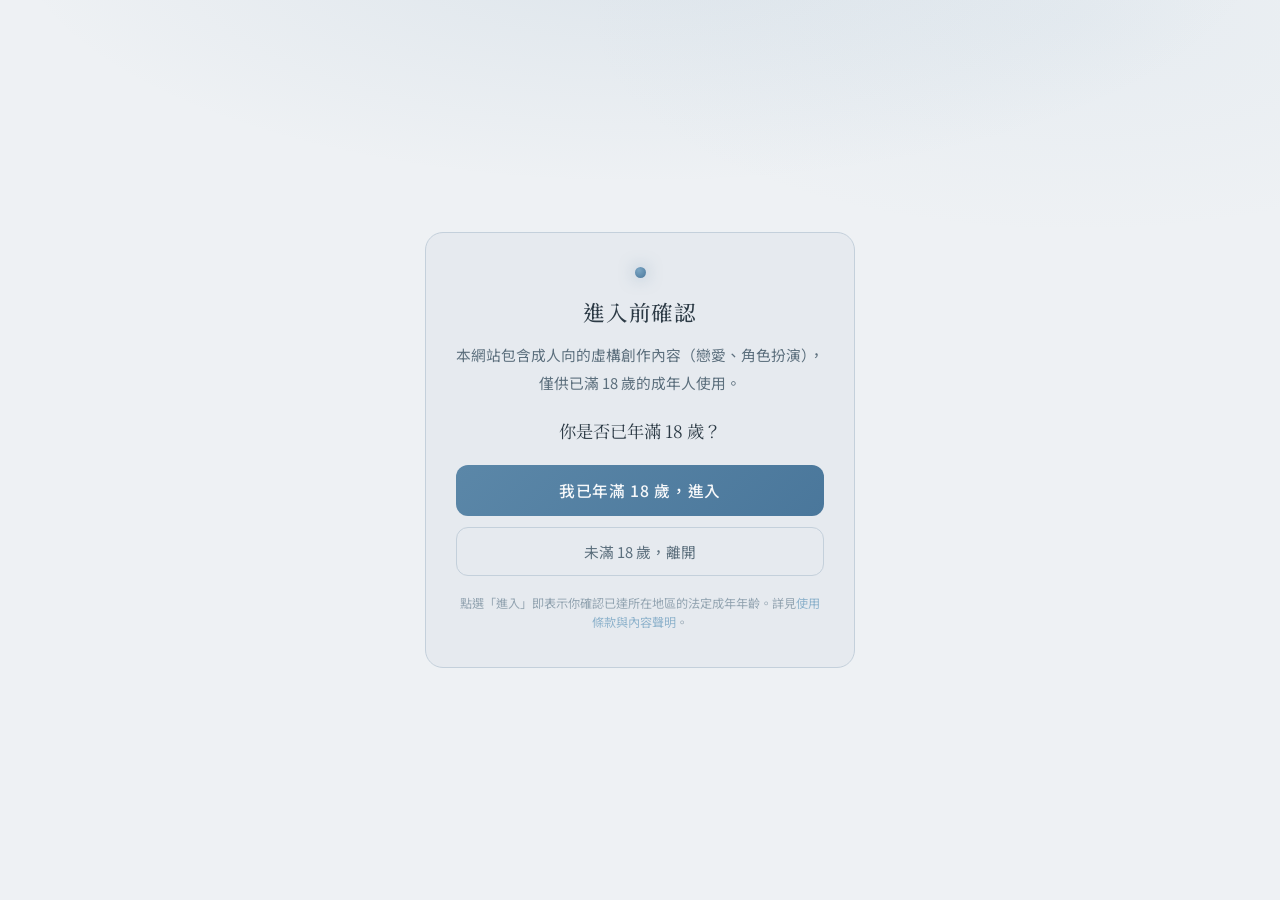
<file: characters.html>
<!DOCTYPE html>
<html lang="zh-Hant">
<head>
<meta charset="utf-8">
<meta name="viewport" content="width=device-width, initial-scale=1, viewport-fit=cover">
<meta name="color-scheme" content="dark">
<meta name="robots" content="noindex, nofollow">
<title>對戲・角色庫</title>
<link rel="preconnect" href="https://fonts.googleapis.com">
<link rel="preconnect" href="https://fonts.gstatic.com" crossorigin>
<link href="https://fonts.googleapis.com/css2?family=Noto+Serif+TC:wght@400;500;600&family=Noto+Sans+TC:wght@400;500&display=swap" rel="stylesheet">
<link rel="stylesheet" href="assets/theme.css">
</head>
<body>
<div id="app">
  <header>
    <button class="iconbtn" id="btn-menu" aria-label="開啟角色側欄" title="對話中的角色">
      <span></span><span></span><span></span>
    </button>
    <span class="spacer"></span>
    <button class="ghost" id="btn-chars">角色</button>
    <button class="ghost" id="btn-export">匯出</button>
    <button class="ghost" id="btn-new">新對話</button>
    <button class="ghost gear" id="btn-settings">設定</button>
  </header>

  <main id="main">
    <div class="thread" id="thread"></div>
  </main>

  <footer>
    <div class="composer">
      <textarea id="input" rows="1" placeholder="寫下你的行動或對白…（Enter 送出，Shift+Enter 換行）"></textarea>
      <button class="send" id="btn-send">送出</button>
    </div>
    <div class="footlinks">
      <a href="terms.html" target="_blank" rel="noopener">使用條款與內容聲明</a>
    </div>
  </footer>
</div>

<div id="overlay"></div>
<aside id="sidebar">
  <div class="drawer-head">
    <h2>對話中</h2>
    <button class="close" id="sidebar-close">&times;</button>
  </div>
  <div class="sb-body" id="sb-body"></div>
  <button class="sb-all" id="sb-all">瀏覽全部角色</button>
</aside>
<aside id="drawer">
  <div class="drawer-head">
    <h2>設定</h2>
    <button class="close" id="drawer-close">&times;</button>
  </div>
  <div class="drawer-body">

    <div class="field-sec">佈景主題</div>
    <div class="field">
      <div class="theme-swatches" id="theme-swatches">
        <button class="swatch" data-theme-pick="blue"  title="霧霾藍" style="--sw1:#5b87a8;--sw2:#eef1f4;"></button>
        <button class="swatch" data-theme-pick="green" title="鼠尾草綠" style="--sw1:#6f9167;--sw2:#eef1ec;"></button>
        <button class="swatch" data-theme-pick="pink"  title="藕粉" style="--sw1:#b07a8c;--sw2:#f4eeef;"></button>
        <button class="swatch" data-theme-pick="brown" title="焦糖褐" style="--sw1:#9c7a4f;--sw2:#f1ece5;"></button>
        <button class="swatch" data-theme-pick="black" title="墨黑" style="--sw1:#b8b9c0;--sw2:#1d1e22;"></button>
      </div>
      <p class="note">選一個喜歡的色調，整個介面會立即套用，並記住你的選擇。</p>
    </div>

    <div class="field-sec">連線</div>
    <div class="field">
      <label>Gemini API 金鑰</label>
      <div class="key-row">
        <input type="password" id="f-key" placeholder="貼上你的 API 金鑰" autocomplete="off">
        <button class="icon-btn" id="key-toggle" title="顯示／隱藏">顯示</button>
      </div>
      <p class="note">金鑰只會存在你這台瀏覽器的本機儲存空間，不會上傳到任何伺服器，只用來直接呼叫 Google Gemini。沒有金鑰可到 <a href="https://aistudio.google.com/apikey" target="_blank" rel="noopener">Google AI Studio</a> 免費取得。</p>
    </div>
    <div class="field">
      <label>模型 <span class="tip">選一個，或選「自訂…」自行輸入</span></label>
      <select id="f-model-sel">
        <optgroup label="2.5（可關 thinking，最省額度）">
          <option value="gemini-2.5-flash">gemini-2.5-flash（預設）</option>
          <option value="gemini-2.5-flash-lite">gemini-2.5-flash-lite（最省）</option>
          <option value="gemini-2.5-pro">gemini-2.5-pro（品質高，無法關思考）</option>
        </optgroup>
        <optgroup label="3 系列（較新）">
          <option value="gemini-3.1-pro-preview">gemini-3.1-pro-preview</option>
        </optgroup>
        <optgroup label="永遠最新版">
          <option value="gemini-flash-latest">gemini-flash-latest</option>
          <option value="gemini-flash-lite-latest">gemini-flash-lite-latest</option>
          <option value="gemini-pro-latest">gemini-pro-latest</option>
        </optgroup>
        <optgroup label="2.0（無 thinking，快）">
          <option value="gemini-2.0-flash">gemini-2.0-flash</option>
          <option value="gemini-2.0-flash-lite">gemini-2.0-flash-lite</option>
        </optgroup>
        <option value="__custom__">自訂…（自行輸入）</option>
      </select>
      <input type="text" id="f-model" placeholder="自行輸入模型名稱，例：gemini-2.5-flash" style="display:none;margin-top:8px;">
    </div>

    <div class="field-sec">生成</div>
    <div class="field">
      <label>創意度 <span class="tip">越高越奔放、越低越穩定</span></label>
      <div class="range-row">
        <input type="range" id="f-temp" min="0" max="2" step="0.05">
        <span class="range-val" id="temp-val">0.95</span>
      </div>
    </div>
    <div class="field">
      <label>單則回覆長度上限 <span class="tip">tokens；約 900 字建議 1500 以上</span></label>
      <input type="number" id="f-tokens" min="256" max="8192" step="128">
    </div>
    <div class="field">
      <label>思考（thinking） <span class="tip">預設關閉；創作建議關，要嚴謹推理再開</span></label>
      <select id="f-thinking">
        <option value="0">關閉（最快最省，預設）</option>
        <option value="512">少量（512）</option>
        <option value="1024">標準（1024）</option>
        <option value="-1">動態（模型自行決定）</option>
      </select>
      <p class="note">僅對 gemini-2.5-flash 系列有效。開啟思考會佔用回覆長度額度，記得把上面的上限一起調高。2.5-pro 一定會思考、無法關閉。</p>
    </div>

    <div class="field-sec">角色</div>
    <p class="note">角色的名稱、設定與開場白，請在首頁的「角色」畫面新增與編輯。每個角色都會各自記住自己的對話。</p>

    <div class="field-sec">文字格式</div>
    <div class="field">
      <label>共用書寫格式 <span class="tip">套用到所有角色</span></label>
      <textarea class="tall" id="f-format"></textarea>
      <p class="note">這段會自動加在每個角色提示詞的後面。預設來自 <code>character/format.md</code>；在這裡修改會以你的版本為準（存在這台瀏覽器）。</p>
      <button class="btn-sm" id="format-reset">還原預設</button>
    </div>

    <div class="field-sec">狀態列</div>
    <div class="field">
      <label>狀態列設定 <span class="tip">套用到所有角色，內容可自訂</span></label>
      <textarea class="tall" id="f-status"></textarea>
      <p class="note">這段會像「文字格式」一樣加在每個角色提示詞後面，用來要求模型在回覆裡輸出狀態欄。預設只是範例，可自行修改（存在這台瀏覽器）。</p>
      <button class="btn-sm" id="status-reset">還原預設</button>
    </div>

    <div class="field-sec">備份與還原（推薦）</div>
    <div class="field">
      <label>對話紀錄備份 <span class="tip">換手機、換電腦時用</span></label>
      <p class="note">對話與設定只存在這台瀏覽器。最簡單的方法就是把全部資料匯出成一個檔案，到另一台裝置打開同一個網站、再匯入，就能接著聊。為安全起見，備份檔<strong>不含 API 金鑰，也不含 OAuth Client ID</strong>，這兩項要在新裝置各自重貼一次。</p>
      <div class="backup-row">
        <button class="btn-sm" id="btn-backup">匯出備份檔</button>
        <button class="btn-sm" id="btn-restore">匯入備份檔</button>
      </div>
      <input type="file" id="restore-file" accept="application/json,.json" hidden>
    </div>

    <div class="field-sec">雲端同步（Google 雲端硬碟，進階）</div>
    <div class="field">
      <p class="note">想跨裝置自動同步、不想手動搬備份檔的話，可自行到 Google Cloud 申請一組 OAuth Client ID，貼進下方欄位後就能用。同步檔會存在你<strong>自己的</strong> Google 雲端硬碟一個隱藏的 App 專用資料夾，只有這個網站讀得到，不含金鑰。</p>

      <details class="sop">
        <summary>第一次設定教學（點開展開）</summary>
        <div class="sop-body">
          <p class="sop-note"><strong>需要的是你的個人 Google 帳號</strong>，以下整套流程都用<strong>同一個</strong>帳號完成。免費、不需要信用卡。</p>

          <h4>1. 建立 Google Cloud 專案</h4>
          <ol>
            <li>到 <a href="https://console.cloud.google.com/" target="_blank" rel="noopener">Google Cloud Console</a> 用你的 Google 帳號登入。</li>
            <li>最上方專案選單 → <strong>新增專案</strong> → 取個名字（例如 <code>airp-sync</code>） → 建立。</li>
            <li>確認上方已切到這個新專案。</li>
          </ol>

          <h4>2. 啟用 Google Drive API</h4>
          <ol>
            <li>左側選單 → <strong>API 和服務</strong> → <strong>程式庫</strong>。</li>
            <li>搜尋 <code>Google Drive API</code> → 點進去 → <strong>啟用</strong>。（另一個 Drive Activity API 不需要）</li>
          </ol>

          <h4>3. 設定同意畫面（Google Auth Platform）</h4>
          <ol>
            <li>左側 → <strong>API 和服務</strong> → <strong>Google Auth Platform</strong>。</li>
            <li>按 <strong>Get started / 開始使用</strong>。</li>
            <li>Branding：App 名稱填例如「對戲」；支援電子郵件選你的 Gmail。</li>
            <li>Audience：User type 選 <strong>外部（External）</strong>。</li>
            <li>聯絡 email 填你的信箱 → 完成。</li>
          </ol>

          <h4>4. 把自己加進測試使用者</h4>
          <ol>
            <li>「Google Auth Platform」→ <strong>Audience（對象）</strong> 分頁。</li>
            <li>確認 Publishing status 是 <strong>Testing（測試）</strong>。</li>
            <li>Test users → <strong>+ Add users</strong> → 填你<strong>要同步的那個 Gmail</strong>（之後各裝置都要登入它） → 儲存。</li>
          </ol>

          <h4>5. 建立 OAuth Client ID</h4>
          <ol>
            <li>「Google Auth Platform」→ <strong>Clients（用戶端）</strong> 分頁 → <strong>+ Create client</strong>。</li>
            <li>Application type：選 <strong>網頁應用程式（Web application）</strong>。</li>
            <li>名稱隨意（例如 <code>airp-web</code>）。</li>
            <li><strong>Authorized JavaScript origins</strong>：點 <strong>Add URI</strong>，填你打開這個網站時看到的網址（協定 + 網域，例如 <code>https://kimmchii.net</code>，<strong>結尾不要有斜線</strong>）。</li>
            <li><strong>Authorized redirect URIs</strong>：留空。</li>
            <li>建立 → 會給你一組 Client ID（像 <code>xxxx.apps.googleusercontent.com</code>） → 複製。</li>
          </ol>

          <h4>6. 回到這裡使用</h4>
          <ol>
            <li>把 Client ID 貼進下方欄位。</li>
            <li>第一台裝置：按 <strong>連結 Google</strong> → 跳到 Google 授權頁。因為是測試模式，會看到「未經驗證」警告 → 點 <strong>進階 → 繼續前往</strong> → 同意。</li>
            <li>連結後按 <strong>上傳到雲端</strong> 建立第一份雲端備份；可勾選 <strong>自動把變更上傳到雲端</strong>。</li>
            <li>另一台裝置：貼同一組 Client ID → 連結 Google（用<strong>同一個 Gmail</strong>） → 按 <strong>從雲端下載</strong> → 重新載入後接上原本的對話。</li>
          </ol>

          <p class="sop-note">Client ID 是公開資訊（不是密碼），但它<strong>綁定你在第 5 步填的網址</strong>，別人拿去別的網域也用不了，可以放心貼在這裡。記得各裝置的 Gemini 金鑰要各自填一次（同步不含金鑰）。</p>
        </div>
      </details>

      <label style="margin-top:14px">OAuth Client ID</label>
      <input type="text" id="f-gclient" placeholder="xxxx.apps.googleusercontent.com" autocomplete="off">
      <div class="backup-row">
        <button class="btn-sm" id="gs-connect">連結 Google</button>
        <button class="btn-sm" id="gs-push">上傳到雲端</button>
        <button class="btn-sm" id="gs-pull">從雲端下載</button>
      </div>
      <label class="check"><input type="checkbox" id="gs-auto"> 自動把變更上傳到雲端</label>
      <p class="note" id="gs-status">狀態：未連結</p>
    </div>

  </div>
</aside>

<div id="toast"><span id="toast-msg"></span><button id="toast-undo">復原</button></div>

<div id="charselect">
  <button class="iconbtn cs-menu" id="btn-menu-cs" aria-label="開啟角色側欄" title="對話中的角色">
    <span></span><span></span><span></span>
  </button>
  <div class="cs-wrap">
    <div class="cs-top"><span class="mark"></span><h1>選擇角色</h1></div>
    <p class="cs-sub">挑一張角色卡開始對戲。每個角色都會各自記住自己的故事。</p>
    <div class="cs-grid" id="cs-grid"></div>
    <div class="cs-foot"><a href="index.html">← 回首頁</a><span style="margin:0 10px;color:var(--text-faint)">·</span><a href="terms.html" target="_blank" rel="noopener">使用條款與內容聲明</a></div>
  </div>
</div>

<div id="charintro">
  <div class="ci-bg" id="ci-bg"></div>
  <div class="ci-wrap">
    <button class="ci-back" id="ci-back">‹ 返回</button>
    <div class="ci-grid">
      <div class="ci-left">
        <div class="ci-portrait" id="ci-portrait"></div>
        <button class="ci-start" id="ci-start">開始聊天</button>
      </div>
      <div class="ci-info">
        <h1 class="ci-name" id="ci-name"></h1>
        <div class="ci-bio" id="ci-bio"></div>
        <div class="ci-docs">
          <button class="ci-doc-btn" id="ci-main">主檔</button>
          <button class="ci-doc-btn" id="ci-extra">次要讀取</button>
        </div>
      </div>
    </div>
  </div>
</div>

<div id="ratelimit">
  <div class="ce-backdrop" id="rl-backdrop"></div>
  <div class="ce-card" style="max-width:460px">
    <h2>暫時無法繼續回覆</h2>
    <p class="note" style="margin-top:6px">目前模型：<span id="rl-model" style="color:var(--accent-soft);font-family:var(--sans)"></span></p>
    <p class="note" id="rl-msg" style="margin-top:10px">已達 Gemini 免費額度或短時間請求過快（429）。稍等一下再試就好；如果你常常聊得很頻繁，可以考慮在 Google AI Studio 開通付費 Tier。</p>
    <p class="note" id="rl-tip" style="margin-top:14px">小提醒：免費額度有每分鐘與每天兩種上限。短時間連發容易撞到「每分鐘」那條，稍候即可；若聊整天才撞到，就是「每天」上限了，要等隔天重置或升級方案。</p>
    <div class="ce-btns"><span class="spacer"></span><button class="ce-cancel" id="rl-close">我知道了</button></div>
  </div>
</div>

<div id="docview">
  <div class="ce-backdrop" id="dv-backdrop"></div>
  <div class="ce-card">
    <h2 id="dv-title">主檔</h2>
    <div class="dv-body" id="dv-body"></div>
    <div class="ce-btns"><span class="spacer"></span><button class="ce-cancel" id="dv-close">關閉</button></div>
  </div>
</div>

<div id="agegate">
  <div class="gate-card">
    <div class="gate-mark"></div>
    <h2>進入前確認</h2>
    <p>本網站包含成人向的虛構創作內容（戀愛、角色扮演），僅供已滿 18 歲的成年人使用。</p>
    <div class="gate-q">你是否已年滿 18 歲？</div>
    <div class="gate-btns">
      <button class="gate-enter" id="gate-enter">我已年滿 18 歲，進入</button>
      <button class="gate-leave" id="gate-leave">未滿 18 歲，離開</button>
    </div>
    <div class="gate-foot">點選「進入」即表示你確認已達所在地區的法定成年年齡。詳見<a href="terms.html" target="_blank" rel="noopener">使用條款與內容聲明</a>。</div>
  </div>
</div>

<script src="assets/app.js"></script>
<script>
"use strict";

/* ============ 預設角色（你的格式規則已寫進去） ============ */
/* 預設角色已移除：讀不到 character/ 時不再塞入內建角色，改為顯示提示。 */
const DEFAULT_NAME="";
const DEFAULT_SYSTEM="";
const DEFAULT_OPENING="";

/* ============ 狀態 ============ */
let state={
  apiKey:"",model:"gemini-2.5-flash",temperature:0.95,maxTokens:4096,thinking:0,
  charName:DEFAULT_NAME,systemPrompt:DEFAULT_SYSTEM,opening:DEFAULT_OPENING,format:DEFAULT_FORMAT,statusbar:DEFAULT_STATUS,
  persona:{name:"",age:"",look:"",desc:""},
  messages:[],characters:[],activeId:null
};
let streaming=false,currentAbort=null,editingIndex=null;

/* ============ 工具 ============ */
const $=(s,el=document)=>el.querySelector(s);
function charLen(s){return [...(s||"")].length;}
function renderBody(text,isStreaming){
  let h=esc(text||"");
  h=h.replace(/「[^」]*」/g,m=>`<span class="dlg">${m}</span>`);
  h=h.replace(/『[^』]*』/g,m=>`<span class="dlg">${m}</span>`);
  if(isStreaming)h+=`<span class="cursor"></span>`;
  return h;
}

/* ============ 載入／儲存 ============ */
function loadState(){
  try{const s=store.get("airp_settings");if(s){const o=JSON.parse(s);
    if(o.apiKey!=null)state.apiKey=o.apiKey;
    if(o.model)state.model=o.model;
    if(o.temperature!=null)state.temperature=o.temperature;
    if(o.maxTokens!=null)state.maxTokens=o.maxTokens;
    if(o.thinking!=null)state.thinking=o.thinking;
  }}catch{}
  try{const old=store.get("airp_messages");if(old!=null&&store.get(msgKey("default"))==null)store.set(msgKey("default"),old);}catch{}
}
async function loadCharacters(){
  try{
    const mres=await fetch("character/manifest.json",{cache:"no-store"});
    if(!mres.ok)throw 0;
    const folders=await mres.json();
    const list=[];
    for(const f of folders){
      try{
        const base="character/"+encodeURIComponent(f)+"/";
        const cres=await fetch(base+"character.json",{cache:"no-store"});
        if(!cres.ok)continue;
        const c=await cres.json();
        const id=c.id||f;
        const image=c.image?(base+encodeURIComponent(c.image)):"";
        let system=c.system||"";
        let opening=c.opening||"";
        let intro=c.intro||"";
        if(c.systemFile){try{const r=await fetch(base+encodeURIComponent(c.systemFile),{cache:"no-store"});if(r.ok)system=await r.text();}catch{}}
        if(c.openingFile){try{const r=await fetch(base+encodeURIComponent(c.openingFile),{cache:"no-store"});if(r.ok)opening=await r.text();}catch{}}
        if(c.introFile){try{const r=await fetch(base+encodeURIComponent(c.introFile),{cache:"no-store"});if(r.ok)intro=await r.text();}catch{}}
        const mainText=system; // 主檔（systemFile 或 inline system），尚未含附加檔
        const extraDocs=[];
        // 附加設定檔（NPC、世界觀、場景…）：可填單一字串或陣列，依序接在角色提示詞後面
        const extras=Array.isArray(c.extraFiles)?c.extraFiles:(c.extraFiles?[c.extraFiles]:[]);
        for(const ef of extras){try{const r=await fetch(base+encodeURIComponent(ef),{cache:"no-store"});if(r.ok){const t=await r.text();if(t.trim()){extraDocs.push({name:ef,text:t});system+=(system?"\n\n":"")+t;}}}catch{}}
        list.push({id,name:c.name||f,system,opening,image,intro,mainText,extraDocs});
      }catch{}
    }
    if(list.length){state.characters=list;return;}
    throw 0;
  }catch{
    state.characters=[]; // 讀不到角色：保持空陣列，由 renderCharSelect 顯示提示
  }
}
let saveTimer;
function saveSettings(){
  clearTimeout(saveTimer);
  saveTimer=setTimeout(()=>{
    // 用 merge 而非覆寫：保留本頁未操作的欄位（例如 chat.html 設定的 safety）
    let existing={};
    try{existing=JSON.parse(store.get("airp_settings")||"{}");}catch{}
    store.set("airp_settings",JSON.stringify(Object.assign({},existing,{
      apiKey:state.apiKey,model:state.model,temperature:state.temperature,maxTokens:state.maxTokens,thinking:state.thinking
    })));
  },250);
}
function saveMessages(){if(state.activeId)store.set(msgKey(state.activeId),JSON.stringify(state.messages));if(typeof scheduleCloudPush==="function")scheduleCloudPush();}

/* ============ Gemini 串流呼叫 ============ */
async function streamGemini(onChunk,signal){
  const url=`https://generativelanguage.googleapis.com/v1beta/models/${encodeURIComponent(state.model.trim())}:streamGenerateContent?alt=sse&key=${encodeURIComponent(state.apiKey.trim())}`;
  const contents=state.messages
    .filter(m=>m.text&&m.text.trim()!=="")
    .map(m=>({role:m.role==="user"?"user":"model",parts:[{text:m.text}]}));
  const sysText=(state.charName?`角色名稱：${state.charName}\n`:"")+(state.systemPrompt||"")+(state.format&&state.format.trim()?"\n\n"+state.format:"")+(state.statusbar&&state.statusbar.trim()?"\n\n"+state.statusbar:"")+personaBlock();
  const gc={temperature:Number(state.temperature),maxOutputTokens:Number(state.maxTokens)};
  const ml=state.model.trim().toLowerCase();
  const tb=Number(state.thinking); // 0 / 512 / 1024 / -1
  if(ml.includes("2.5")&&ml.includes("flash")){
    gc.thinkingConfig={thinkingBudget:tb};                         // 2.5 flash 系列：用 budget，0=關閉
  }else if(ml.includes("gemini-3")){
    if(tb>=0)gc.thinkingConfig={thinkingLevel:tb>=1024?"medium":"low"}; // 3 系列：用 level；-1 走模型預設（不送）
  }
  const body={
    contents,
    generationConfig:gc,
    safetySettings:[
      {category:"HARM_CATEGORY_HARASSMENT",threshold:"BLOCK_NONE"},
      {category:"HARM_CATEGORY_HATE_SPEECH",threshold:"BLOCK_NONE"},
      {category:"HARM_CATEGORY_SEXUALLY_EXPLICIT",threshold:"BLOCK_NONE"},
      {category:"HARM_CATEGORY_DANGEROUS_CONTENT",threshold:"BLOCK_NONE"}
    ]
  };
  if(sysText.trim())body.systemInstruction={parts:[{text:sysText}]};

  const res=await fetch(url,{method:"POST",headers:{"Content-Type":"application/json"},body:JSON.stringify(body),signal});
  if(!res.ok){
    let msg=`HTTP ${res.status}`;
    try{const e=await res.json();if(e.error&&e.error.message)msg=e.error.message;}catch{}
    if(res.status===429)msg=`__RATE_LIMIT__已達免費額度或速率上限（429）。請稍後再試，或在 Google AI Studio 開通付費 Tier。\n${msg}`;
    if(res.status===400&&/API key/i.test(msg))msg="金鑰無效，請到設定確認。\n"+msg;
    throw new Error(msg);
  }
  const reader=res.body.getReader();
  const dec=new TextDecoder();
  let buf="",finish=null;
  while(true){
    const{done,value}=await reader.read();
    if(done)break;
    buf+=dec.decode(value,{stream:true});
    let i;
    while((i=buf.indexOf("\n"))>=0){
      const line=buf.slice(0,i).trim();buf=buf.slice(i+1);
      if(!line.startsWith("data:"))continue;
      const js=line.slice(5).trim();
      if(!js||js==="[DONE]")continue;
      let data;try{data=JSON.parse(js);}catch{continue;}
      if(data.promptFeedback&&data.promptFeedback.blockReason)throw new Error("提示被安全機制攔截："+data.promptFeedback.blockReason);
      const cand=data.candidates&&data.candidates[0];
      if(cand){
        const parts=cand.content&&cand.content.parts;
        if(parts)for(const p of parts)if(p.text)onChunk(p.text);
        if(cand.finishReason)finish=cand.finishReason;
      }
    }
  }
  return finish;
}

/* ============ 送出／生成 ============ */
function nearBottom(){const m=$("#main");return m.scrollHeight-m.scrollTop-m.clientHeight<120;}
function scrollDown(){const m=$("#main");m.scrollTop=m.scrollHeight;}

async function send(){
  const ta=$("#input");const text=ta.value.trim();
  if(!text||streaming)return;
  if(!state.apiKey.trim()){toast("請先到設定貼上 Gemini 金鑰");openDrawer();return;}
  state.messages.push({role:"user",text});
  ta.value="";autoGrow();
  renderChat();scrollDown();saveMessages();
  await generate();
}

async function generate(opts){
  opts=opts||{};
  streaming=true;updateSendBtn();
  // 接續模式：不另開新泡泡，把生成內容接到原本被截斷的那則
  const isCont=Number.isInteger(opts.continueFromIndex);
  let idx;
  if(isCont){idx=opts.continueFromIndex;}
  else{state.messages.push({role:"model",text:""});idx=state.messages.length-1;}
  renderChat();
  const bodyEl=$(`.msg[data-i="${idx}"] .body`);
  const stick=true;let acc=isCont?(state.messages[idx].text||""):"";
  const baseLen=acc.length;
  currentAbort=new AbortController();
  // 把 continueGen 塞給模型的「接著寫下去」user 指令清掉。不論成功、失敗、被中斷都要呼叫，
  // 否則指令會殘留在歷史裡，下一輪生成又被當成真正的對話送回模型。
  const stripContPrompt=()=>{
    for(let k=state.messages.length-1;k>idx;k--){
      const m=state.messages[k];
      if(m.role==="user"&&/接著寫下去/.test(m.text)){state.messages.splice(k,1);return;}
    }
  };
  try{
    const finish=await streamGemini(chunk=>{
      acc+=chunk;state.messages[idx].text=acc;
      if(bodyEl){bodyEl.innerHTML=renderBody(acc,true);}
      if(stick&&nearBottom())scrollDown();
    },currentAbort.signal);
    state.messages[idx].text=acc;
    state.messages[idx].truncated=(finish==="MAX_TOKENS");
    const newlyAdded=acc.length-baseLen;
    if(isCont){
      stripContPrompt();
      if(newlyAdded<=0)toast("這則接續沒生成新內容，請改用『重新生成』");
    }
    if(!acc.trim()){
      const why=finish==="SAFETY"?"（回覆被安全機制攔截，請調整劇情或換個切入點再試；重來不會改變結果）"
        :finish==="MAX_TOKENS"?"（一字未生成就達上限，請到設定調高『單則回覆長度上限』或關閉思考）"
        :finish?`（生成結束：${finish}）`:"（沒有收到內容，請重試）";
      state.messages[idx].text="…"+why;
      state.messages[idx].truncated=false;
    }
  }catch(err){
    if(err&&err.name==="AbortError"){
      if(isCont)stripContPrompt();
      else if(!acc.trim())state.messages.splice(idx,1);
    }else{
      const raw=err&&err.message?err.message:String(err);
      const isRate=raw.startsWith("__RATE_LIMIT__")||/\b429\b|quota|rate.?limit|exceeded/i.test(raw);
      if(isCont)stripContPrompt();
      if(isRate){
        if(!isCont&&!acc.trim())state.messages.splice(idx,1); // 拿掉空白回覆泡泡；isCont 模式 idx 是現有訊息，不能砍
        const m=raw.match(/retry in ([\d.]+)\s*s/i);
        const mm=raw.match(/model:\s*([\w.\-]+)/i);
        showRateLimit(m?Math.ceil(parseFloat(m[1])):null,(mm?mm[1]:state.model)||state.model);
      }else{
        state.messages[idx].text=(acc?acc+"\n\n":"")+`⚠ 發生錯誤（模型：${state.model}）：\n`+raw;
      }
    }
  }finally{
    streaming=false;currentAbort=null;updateSendBtn();
    renderChat();saveMessages();
  }
}

function regenerate(i){
  if(streaming)return;
  if(i!==state.messages.length-1||state.messages[i].role!=="model")return;
  state.messages.splice(i,1);
  renderChat();
  generate();
}

async function continueGen(i){
  if(streaming)return;
  if(i!==state.messages.length-1||state.messages[i].role!=="model")return;
  const target=state.messages[i];
  // 為了讓模型「接下去寫」，先把使用者的續寫指令塞進歷史的最後一則 user
  state.messages.push({role:"user",text:"請從你剛才被截斷的地方接著寫下去，不要重複前文、不要重述、也不要重新開頭，直接以該句的下一個字繼續，直到自然收尾並附上狀態欄。"});
  renderChat();
  await generate({continueFromIndex:i});
}

/* ============ 渲染 ============ */
function renderChat(){
  const t=$("#thread");
  if(state.messages.length===0){
    t.innerHTML=`<div class="empty"><div class="glyph">墨</div><p>從下方寫下第一個動作，<br>故事就開始了。</p><div class="hint">想換角色點右上角「角色」；還沒設定金鑰點「設定」。</div></div>`;
    return;
  }
  const lastModel=(()=>{for(let k=state.messages.length-1;k>=0;k--)if(state.messages[k].role==="model")return k;return -1;})();
  let html="";
  state.messages.forEach((m,i)=>{
    if(i===editingIndex){
      html+=`<div class="msg ${m.role==="user"?"msg-user":"msg-ai"}" data-i="${i}"><div class="edit-wrap">
        <textarea data-edit="${i}">${esc(m.text)}</textarea>
        <div class="edit-btns"><button class="btn-sm" data-act="save" data-i="${i}">儲存</button>
        <button class="act" data-act="cancel" data-i="${i}">取消</button></div></div></div>`;
      return;
    }
    if(m.role==="user"){
      html+=`<div class="msg msg-user" data-i="${i}"><div class="bubble">
        <div class="actions"><button class="act" data-act="edit" data-i="${i}">編輯</button>
        <button class="act del" data-act="del" data-i="${i}">刪除</button></div>
        <div class="body">${renderBody(m.text,false)}</div></div></div>`;
    }else{
      const canRegen=(i===lastModel&&i===state.messages.length-1);
      const canCont=(canRegen&&m.truncated);
      html+=`<div class="msg msg-ai" data-i="${i}"><div class="meta">
        <span class="name">${esc(state.charName||"對方")}</span>
        <span class="actions">
        ${canCont?`<button class="act cont" data-act="cont" data-i="${i}">接續生成</button>`:""}
        ${canRegen?`<button class="act" data-act="regen" data-i="${i}">重新生成</button>`:""}
        <button class="act" data-act="edit" data-i="${i}">編輯</button>
        <button class="act del" data-act="del" data-i="${i}">刪除</button></span></div>
        <div class="body">${renderBody(m.text,false)}</div>
        <div class="count">字數 ${charLen(m.text)}${m.truncated?'　<span class="trunc">· 被截斷</span>':""}</div></div>`;
    }
  });
  t.innerHTML=html;
}

/* 對話區事件委派 */
$("#thread").addEventListener("click",e=>{
  const b=e.target.closest("button[data-act]");if(!b)return;
  const i=Number(b.dataset.i),act=b.dataset.act;
  if(act==="del"){
    const removed=state.messages[i];const at=i;
    state.messages.splice(i,1);
    if(editingIndex!==null)editingIndex=null;
    renderChat();saveMessages();
    toast("已刪除一則訊息",()=>{state.messages.splice(at,0,removed);renderChat();saveMessages();});
  }else if(act==="edit"){
    editingIndex=i;renderChat();
    const ta=$(`textarea[data-edit="${i}"]`);if(ta){ta.focus();ta.setSelectionRange(ta.value.length,ta.value.length);}
  }else if(act==="cancel"){
    editingIndex=null;renderChat();
  }else if(act==="save"){
    const ta=$(`textarea[data-edit="${i}"]`);
    if(ta){state.messages[i].text=ta.value;}
    editingIndex=null;renderChat();saveMessages();
  }else if(act==="regen"){
    regenerate(i);
  }else if(act==="cont"){
    continueGen(i);
  }
});

/* ============ 頂列按鈕 ============ */
$("#btn-new").addEventListener("click",()=>{
  if(streaming){toast("生成中，請先停止");return;}
  const backup=state.messages.slice();
  state.messages=state.opening&&state.opening.trim()?[{role:"model",text:state.opening}]:[];
  editingIndex=null;renderChat();scrollDown();saveMessages();
  toast("已開始新對話",()=>{state.messages=backup;renderChat();saveMessages();});
});

$("#btn-export").addEventListener("click",()=>{
  if(state.messages.length===0){toast("目前沒有對話可匯出");return;}
  const name=state.charName||"對方";
  let out=`角色：${name}\n生成模型：${state.model}\n匯出時間：${new Date().toLocaleString("zh-TW")}\n\n${"─".repeat(24)}\n\n`;
  state.messages.forEach(m=>{out+=(m.role==="user"?"【你】":`【${name}】`)+"\n"+m.text+"\n\n";});
  const blob=new Blob([out],{type:"text/plain;charset=utf-8"});
  const a=document.createElement("a");a.href=URL.createObjectURL(blob);
  a.download=`對戲_${name}_${new Date().toISOString().slice(0,10)}.txt`;
  document.body.appendChild(a);a.click();a.remove();
  setTimeout(()=>URL.revokeObjectURL(a.href),1000);
});

/* ============ 備份 / 還原（整包對話＋設定） ============ */
// 備份白名單：列在這裡的 key 會被打包進備份檔／雲端同步。
// 排除的兩項機密：API 金鑰（在 airp_settings.apiKey 內，由 stripSecrets 拔掉）、OAuth Client ID（airp_gclient 不在白名單內）。
const BACKUP_KEY_PREFIXES=["airp_msgs_","airp_persona_"];
const BACKUP_KEYS=["airp_settings","airp_gauto","airp_format","airp_status","airp_persona","airp_active","airp_theme"];
function isBackupKey(k){
  if(!k)return false;
  if(BACKUP_KEYS.indexOf(k)>=0)return true;
  return BACKUP_KEY_PREFIXES.some(p=>k.startsWith(p));
}
function stripSecrets(k,v){
  if(k!=="airp_settings"||v==null)return v;
  try{
    const o=JSON.parse(v);
    if(o&&typeof o==="object")delete o.apiKey;
    return JSON.stringify(o);
  }catch{return v;}
}
function applyRestoredKey(k,v){
  if(k==="airp_settings"){
    try{
      const incoming=JSON.parse(v||"{}");
      delete incoming.apiKey; // 防禦：絕不從外部還原 apiKey
      const localRaw=store.get("airp_settings");
      const local=localRaw?JSON.parse(localRaw):{};
      if(local&&local.apiKey)incoming.apiKey=local.apiKey;
      store.set(k,JSON.stringify(incoming));
      return;
    }catch{}
  }
  store.set(k,v);
}
function collectBackup(){
  const data={};
  try{
    for(let i=0;i<localStorage.length;i++){
      const k=localStorage.key(i);
      if(!isBackupKey(k))continue;
      data[k]=stripSecrets(k,localStorage.getItem(k));
    }
  }catch{}
  if(Object.keys(data).length===0){ // 後備：localStorage 不可用時，從 store 取
    for(const c of state.characters){
      const v=store.get(msgKey(c.id));if(v!=null)data[msgKey(c.id)]=v;
      const pv=store.get("airp_persona_"+c.id);if(pv!=null)data["airp_persona_"+c.id]=pv;
    }
    for(const k of BACKUP_KEYS){
      const v=store.get(k);if(v!=null)data[k]=stripSecrets(k,v);
    }
  }
  return data;
}
$("#btn-backup").addEventListener("click",()=>{
  const data=collectBackup();
  if(Object.keys(data).length===0){toast("目前沒有任何對話可備份");return;}
  const payload={app:"kimmchii-airp",version:1,exportedAt:new Date().toISOString(),data};
  const blob=new Blob([JSON.stringify(payload,null,2)],{type:"application/json;charset=utf-8"});
  const a=document.createElement("a");a.href=URL.createObjectURL(blob);
  a.download=`airp-backup-${new Date().toISOString().slice(0,10)}.json`;
  document.body.appendChild(a);a.click();a.remove();
  setTimeout(()=>URL.revokeObjectURL(a.href),1000);
  toast("已匯出備份檔");
});
$("#btn-restore").addEventListener("click",()=>$("#restore-file").click());
$("#restore-file").addEventListener("change",async e=>{
  const file=e.target.files&&e.target.files[0];e.target.value="";
  if(!file)return;
  let payload;
  try{payload=JSON.parse(await file.text());}catch{toast("檔案讀取失敗，格式不正確");return;}
  const data=payload&&payload.data;
  if(!payload||payload.app!=="kimmchii-airp"||!data||typeof data!=="object"){toast("這不是有效的對戲備份檔");return;}
  const keys=Object.keys(data).filter(isBackupKey);
  if(!keys.length){toast("備份檔裡沒有可還原的內容");return;}
  if(!confirm("匯入會以備份檔的內容覆蓋對應角色的對話紀錄與這台裝置的設定（API 金鑰會保留），確定要還原嗎？"))return;
  for(const k of keys){try{applyRestoredKey(k,data[k]);}catch{}}
  toast("已還原，正在重新載入…");
  setTimeout(()=>location.reload(),700);
});

/* ============ 雲端同步：Google 雲端硬碟（drive.appdata 隱藏資料夾） ============ */
const GS_SCOPE="https://www.googleapis.com/auth/drive.appdata";
const GS_FILE="airp-sync.json";
const gsync={clientId:store.get("airp_gclient")||"",token:"",fileId:"",autoOn:store.get("airp_gauto")==="1",tokenClient:null,pushTimer:null};
function gsStatus(t){const el=$("#gs-status");if(el)el.textContent="狀態："+t;}
function loadGis(){
  return new Promise((res,rej)=>{
    if(window.google&&google.accounts&&google.accounts.oauth2)return res();
    const s=document.createElement("script");
    s.src="https://accounts.google.com/gsi/client";s.async=true;s.defer=true;
    s.onload=()=>res();s.onerror=()=>rej(new Error("無法載入 Google 登入元件"));
    document.head.appendChild(s);
  });
}
async function gsGetToken(interactive){
  await loadGis();
  if(!gsync.clientId)throw new Error("尚未填入 Client ID");
  return new Promise((res,rej)=>{
    try{
      gsync.tokenClient=google.accounts.oauth2.initTokenClient({
        client_id:gsync.clientId,scope:GS_SCOPE,
        callback:r=>{if(r&&r.access_token){gsync.token=r.access_token;res(r.access_token);}else rej(new Error("未取得授權"));},
        error_callback:e=>rej(new Error(e&&e.type?e.type:"授權失敗"))
      });
      gsync.tokenClient.requestAccessToken({prompt:interactive?"consent":""});
    }catch(e){rej(e);}
  });
}
async function gsFetch(url,opts,retry){
  opts=opts||{};opts.headers=Object.assign({Authorization:"Bearer "+gsync.token},opts.headers||{});
  let r=await fetch(url,opts);
  if(r.status===401&&retry!==false){await gsGetToken(true);return gsFetch(url,opts,false);}
  return r;
}
async function gsFind(){
  const q=encodeURIComponent(`name='${GS_FILE}'`);
  const r=await gsFetch(`https://www.googleapis.com/drive/v3/files?spaces=appDataFolder&q=${q}&fields=files(id,modifiedTime)`);
  if(!r.ok)throw new Error("讀取雲端清單失敗");
  const j=await r.json();return (j.files&&j.files[0])?j.files[0].id:"";
}
function gsPayload(){return {app:"kimmchii-airp",version:1,exportedAt:new Date().toISOString(),data:collectBackup()};}
async function gsUpload(){
  const body=JSON.stringify(gsPayload());
  if(gsync.fileId){
    const r=await gsFetch(`https://www.googleapis.com/upload/drive/v3/files/${gsync.fileId}?uploadType=media`,{method:"PATCH",headers:{"Content-Type":"application/json"},body});
    if(!r.ok)throw new Error("上傳更新失敗");
  }else{
    const meta={name:GS_FILE,parents:["appDataFolder"]};
    const b="airp"+Date.now();
    const mp=`--${b}\r\nContent-Type: application/json; charset=UTF-8\r\n\r\n${JSON.stringify(meta)}\r\n--${b}\r\nContent-Type: application/json\r\n\r\n${body}\r\n--${b}--`;
    const r=await gsFetch(`https://www.googleapis.com/upload/drive/v3/files?uploadType=multipart&fields=id`,{method:"POST",headers:{"Content-Type":"multipart/related; boundary="+b},body:mp});
    if(!r.ok)throw new Error("建立雲端檔失敗");
    gsync.fileId=(await r.json()).id;
  }
}
async function gsConnect(){
  if(!gsync.clientId){toast("請先填入 OAuth Client ID");return;}
  try{
    gsStatus("連結中…");await gsGetToken(true);gsync.fileId=await gsFind();
    if(gsync.fileId)gsStatus("已連結。雲端已有備份，可按『從雲端下載』取回，或『上傳到雲端』覆蓋。");
    else{await gsUpload();gsStatus("已連結，並建立雲端備份。");}
    toast("已連結 Google 雲端硬碟");
  }catch(e){gsStatus("連結失敗："+(e.message||e));toast("連結失敗："+(e.message||e));}
}
async function gsPush(){
  try{gsStatus("上傳中…");if(!gsync.token)await gsGetToken(true);if(!gsync.fileId)gsync.fileId=await gsFind();await gsUpload();
    gsStatus("已上傳（"+new Date().toLocaleTimeString("zh-TW")+"）");toast("已上傳到雲端");}
  catch(e){gsStatus("上傳失敗："+(e.message||e));toast("上傳失敗："+(e.message||e));}
}
async function gsPull(){
  try{
    if(!gsync.token)await gsGetToken(true);if(!gsync.fileId)gsync.fileId=await gsFind();
    if(!gsync.fileId){toast("雲端還沒有備份");return;}
    const r=await gsFetch(`https://www.googleapis.com/drive/v3/files/${gsync.fileId}?alt=media`);
    if(!r.ok)throw new Error("下載失敗");
    const p=await r.json();
    if(!p||p.app!=="kimmchii-airp"||!p.data){toast("雲端檔格式不符");return;}
    if(!confirm("從雲端下載會覆蓋這台裝置對應角色的對話與設定（API 金鑰與 OAuth Client ID 保留），確定嗎？"))return;
    const keys=Object.keys(p.data).filter(isBackupKey);
    for(const k of keys){try{applyRestoredKey(k,p.data[k]);}catch{}}
    gsStatus("已下載，重新載入中…");setTimeout(()=>location.reload(),700);
  }catch(e){gsStatus("下載失敗："+(e.message||e));toast("下載失敗："+(e.message||e));}
}
function scheduleCloudPush(){
  if(!gsync.autoOn||!gsync.clientId)return;
  clearTimeout(gsync.pushTimer);
  gsync.pushTimer=setTimeout(async()=>{
    try{if(!gsync.token)await gsGetToken(false);if(!gsync.fileId)gsync.fileId=await gsFind();await gsUpload();
      gsStatus("自動同步：已上傳（"+new Date().toLocaleTimeString("zh-TW")+"）");}catch(e){/* 靜默，下次再試 */}
  },4000);
}
(function initGsync(){
  const ci=$("#f-gclient");if(ci){ci.value=gsync.clientId;ci.addEventListener("input",e=>{gsync.clientId=e.target.value.trim();store.set("airp_gclient",gsync.clientId);gsync.token="";gsync.fileId="";});}
  const a=$("#gs-auto");if(a){a.checked=gsync.autoOn;a.addEventListener("change",e=>{gsync.autoOn=e.target.checked;store.set("airp_gauto",gsync.autoOn?"1":"0");gsStatus(gsync.autoOn?"自動同步已開啟":"自動同步已關閉");});}
  const c=$("#gs-connect");if(c)c.addEventListener("click",gsConnect);
  const p=$("#gs-push");if(p)p.addEventListener("click",gsPush);
  const d=$("#gs-pull");if(d)d.addEventListener("click",gsPull);
  if(gsync.clientId)gsStatus(gsync.autoOn?"未連結（自動同步已開，連結後生效）":"未連結");
})();
function openDrawer(){$("#drawer").classList.add("show");$("#overlay").classList.add("show");}
function closeDrawer(){$("#drawer").classList.remove("show");$("#overlay").classList.remove("show");}
$("#btn-settings").addEventListener("click",openDrawer);
$("#drawer-close").addEventListener("click",closeDrawer);
$("#overlay").addEventListener("click",()=>{closeDrawer();closeSidebar();});

/* 設定欄位綁定 */
function syncForm(){
  $("#f-key").value=state.apiKey;
  applyModelUI();
  $("#f-temp").value=state.temperature;$("#temp-val").textContent=Number(state.temperature).toFixed(2);
  $("#f-tokens").value=state.maxTokens;
  $("#f-thinking").value=String(state.thinking);
}
function syncStatus(){$("#f-status").value=state.statusbar;}
function syncFormat(){$("#f-format").value=state.format;}
$("#f-key").addEventListener("input",e=>{state.apiKey=e.target.value;saveSettings();});
$("#key-toggle").addEventListener("click",()=>{
  const i=$("#f-key");const show=i.type==="password";i.type=show?"text":"password";$("#key-toggle").textContent=show?"隱藏":"顯示";
});
$("#f-model").addEventListener("input",e=>{state.model=e.target.value;saveSettings();});
function applyModelUI(){
  const sel=$("#f-model-sel"),inp=$("#f-model");
  const inList=[...sel.options].some(o=>o.value===state.model&&o.value!=="__custom__");
  if(inList){sel.value=state.model;inp.style.display="none";}
  else{sel.value="__custom__";inp.style.display="block";inp.value=state.model;}
}
$("#f-model-sel").addEventListener("change",e=>{
  const v=e.target.value;
  if(v==="__custom__"){const inp=$("#f-model");inp.style.display="block";inp.value=state.model;inp.focus();}
  else{state.model=v;$("#f-model").style.display="none";saveSettings();}
});
$("#f-temp").addEventListener("input",e=>{state.temperature=Number(e.target.value);$("#temp-val").textContent=state.temperature.toFixed(2);saveSettings();});
$("#f-tokens").addEventListener("input",e=>{state.maxTokens=Math.max(64,Number(e.target.value)||4096);saveSettings();});
$("#f-thinking").addEventListener("change",e=>{state.thinking=Number(e.target.value);saveSettings();});

/* 我的角色（玩家角色）：套用到所有角色，存在本機並隨備份/雲端同步 */
function personaBlock(){
  const p=state.persona||{};
  const lines=[p.name&&`名字：${p.name}`,p.age&&`年齡：${p.age}`,p.look&&`外觀：${p.look}`,p.desc&&`描述：${p.desc}`].filter(Boolean);
  if(!lines.length)return "";
  return "\n\n【使用者扮演的角色（故事中的「你」）】\n"+lines.join("\n")+"\n（依此理解使用者角色的身分與外觀；但仍不要替使用者決定其行動、心理或台詞。）";
}
function loadPersona(){
  // 選角頁不在此設定「我的角色」；persona 改在各角色的聊天室（chat.html）裡依角色獨立設定。
  state.persona={name:"",age:"",look:"",desc:""};
}

/* 共用書寫格式：預設來自 character/format.md，使用者可在設定裡覆蓋（存在本機） */
let fmtTimer;
function saveFormat(){clearTimeout(fmtTimer);fmtTimer=setTimeout(()=>store.set("airp_format",state.format),250);}
async function fetchDefaultFormat(){
  try{const r=await fetch("character/format.md",{cache:"no-store"});if(r.ok){const t=await r.text();if(t.trim())return t;}}catch{}
  return DEFAULT_FORMAT;
}
async function loadFormat(){
  const saved=store.get("airp_format");
  if(saved!=null&&saved!=="null"){state.format=saved;}
  else{state.format=await fetchDefaultFormat();}
  syncFormat();
}
$("#f-format").addEventListener("input",e=>{state.format=e.target.value;saveFormat();});
$("#format-reset").addEventListener("click",async()=>{
  state.format=await fetchDefaultFormat();
  store.set("airp_format",state.format);
  syncFormat();
  toast("已還原共用書寫格式");
});

/* 狀態列：預設來自 DEFAULT_STATUS，使用者可在設定裡覆蓋（存在本機） */
let statusTimer;
function saveStatus(){clearTimeout(statusTimer);statusTimer=setTimeout(()=>store.set("airp_status",state.statusbar),250);}
async function fetchDefaultStatus(){
  try{const r=await fetch("character/status.md",{cache:"no-store"});if(r.ok){const t=await r.text();if(t.trim())return t;}}catch{}
  return DEFAULT_STATUS;
}
async function loadStatus(){
  const saved=store.get("airp_status");
  if(saved!=null&&saved!=="null"){state.statusbar=saved;}
  else{state.statusbar=await fetchDefaultStatus();}
  syncStatus();
}
$("#f-status").addEventListener("input",e=>{state.statusbar=e.target.value;saveStatus();});
$("#status-reset").addEventListener("click",async()=>{
  state.statusbar=await fetchDefaultStatus();
  store.set("airp_status",state.statusbar);
  syncStatus();
  toast("已還原狀態列預設");
});

/* ============ 選擇角色 / 角色卡 ============ */
function teaserOf(c){
  const t=(c.opening||c.system||"").trim().replace(/\s+/g," ");
  return t?t.slice(0,46):"（尚未設定開場白）";
}
function renderCharSelect(){
  const g=$("#cs-grid");
  if(!state.characters.length){g.innerHTML=`<div class="cs-loading">沒有讀到角色。請確認 character/manifest.json 與各角色資料夾。</div>`;return;}
  g.innerHTML=state.characters.map(c=>{
    const hasimg=!!c.image;
    const style=hasimg?` style="background-image:linear-gradient(to top,rgba(var(--shadow-rgb),.94) 6%,rgba(var(--shadow-rgb),.4) 52%,rgba(var(--shadow-rgb),.12) 100%),url('${esc(c.image)}')"`:"";
    const ava=hasimg?"":`<div class="ava">${esc([...(c.name||"?")][0]||"?")}</div>`;
    return `<div class="card${hasimg?" hasimg":""}" data-id="${esc(c.id)}"${style}>
       ${ava}
       <div class="cinfo"><div class="cname">${esc(c.name||"未命名角色")}</div>
       <div class="cteaser">${esc(teaserOf(c))}</div></div>
     </div>`;
  }).join("");
}
async function showSelection(){
  $("#charselect").classList.add("show");
  $("#cs-grid").innerHTML=`<div class="cs-loading">載入角色中…</div>`;
  await loadCharacters();
  renderCharSelect();
}
function hideSelection(){$("#charselect").classList.remove("show");}

/* ---- 角色介紹頁 ---- */
let introId=null;
function openIntro(id){
  const c=state.characters.find(x=>x.id===id);if(!c)return;
  introId=id;
  $("#ci-name").textContent=c.name||"未命名角色";
  const port=$("#ci-portrait"),bg=$("#ci-bg");
  if(c.image){port.style.backgroundImage=`url('${c.image.replace(/'/g,"%27")}')`;port.classList.remove("noimg");port.textContent="";bg.style.backgroundImage=`url('${c.image.replace(/'/g,"%27")}')`;}
  else{port.style.backgroundImage="";port.classList.add("noimg");port.textContent=[...(c.name||"?")][0]||"?";bg.style.backgroundImage="";}
  const rawbio=(c.intro&&c.intro.trim())?c.intro:"（這個角色還沒有簡介。可在 character.json 加上 intro 或 introFile 來介紹他。）";
  const paras=rawbio.replace(/\r/g,"").split(/\n{2,}/).map(s=>s.trim()).filter(Boolean);
  $("#ci-bio").innerHTML=paras.map(p=>`<p>${renderBody(p,false)}</p>`).join("");
  $("#charintro").scrollTop=0;
  $("#charintro").classList.add("show");
}
function closeIntro(){$("#charintro").classList.remove("show");introId=null;}
$("#ci-back").addEventListener("click",closeIntro);
$("#ci-start").addEventListener("click",()=>{const id=introId;if(!id)return;location.href="chat.html?id="+encodeURIComponent(id);});
function curIntroChar(){return state.characters.find(x=>x.id===introId);}
function openDoc(title,html){$("#dv-title").textContent=title;$("#dv-body").innerHTML=html;$("#dv-body").scrollTop=0;$("#docview").classList.add("show");}
function closeDoc(){$("#docview").classList.remove("show");}
$("#ci-main").addEventListener("click",()=>{
  const c=curIntroChar();if(!c)return;
  const t=(c.mainText||"").trim();
  openDoc("主檔",t?esc(t):"（這個角色沒有主檔內容）");
});
$("#ci-extra").addEventListener("click",()=>{
  const c=curIntroChar();if(!c)return;
  const docs=c.extraDocs||[];
  if(!docs.length){openDoc("次要讀取","（這個角色沒有附加檔）");return;}
  openDoc("次要讀取",docs.map(d=>`<div class="dv-doc-name">${esc(d.name)}</div>${esc(d.text.trim())}`).join(""));
});
$("#dv-close").addEventListener("click",closeDoc);
$("#dv-backdrop").addEventListener("click",closeDoc);

/* 429 / 額度耗盡彈窗 */
function showRateLimit(retrySec,model){
  $("#rl-model").textContent=model||state.model||"（未知）";
  const tip=$("#rl-tip");
  if(retrySec&&retrySec>0&&retrySec<300){tip.textContent=`Google 建議大約 ${retrySec} 秒後再試。`;}
  else{tip.textContent="小提醒：免費額度有每分鐘與每天兩種上限。短時間連發容易撞到「每分鐘」那條，稍候即可；若聊整天才撞到，就是「每天」上限了，要等隔天重置或升級方案。";}
  $("#ratelimit").classList.add("show");
}
function hideRateLimit(){$("#ratelimit").classList.remove("show");}
$("#rl-close").addEventListener("click",hideRateLimit);
$("#rl-backdrop").addEventListener("click",hideRateLimit);

function activate(id){
  const c=state.characters.find(x=>x.id===id);if(!c)return;
  state.activeId=id;store.set("airp_active",id);
  state.charName=c.name;state.systemPrompt=c.system;state.opening=c.opening;
  const raw=store.get(msgKey(id));
  if(raw!=null){try{state.messages=JSON.parse(raw)||[];}catch{state.messages=[];}}
  else{state.messages=c.opening&&c.opening.trim()?[{role:"model",text:c.opening}]:[];}
  editingIndex=null;
  hideSelection();
  renderChat();
  setTimeout(scrollDown,0);
  if(!state.apiKey.trim())openDrawer();
}

$("#cs-grid").addEventListener("click",e=>{
  const card=e.target.closest(".card[data-id]");
  if(card)openIntro(card.dataset.id);
});

$("#btn-chars").addEventListener("click",()=>{
  if(streaming){toast("生成中，請先停止");return;}
  showSelection();
});

/* ============ 左側對話側欄 ============ */
function openSidebar(){renderSidebar();$("#sidebar").classList.add("show");$("#overlay").classList.add("show");}
function closeSidebar(){$("#sidebar").classList.remove("show");$("#overlay").classList.remove("show");}
function ongoingChats(){
  return state.characters.filter(c=>{
    const raw=store.get(msgKey(c.id));
    if(raw==null)return false;
    try{const arr=JSON.parse(raw);return Array.isArray(arr)&&arr.length>0;}catch{return false;}
  });
}
function lastLineOf(id){
  try{const arr=JSON.parse(store.get(msgKey(id))||"[]");
    for(let i=arr.length-1;i>=0;i--){if(arr[i].text&&arr[i].text.trim())return arr[i].text.trim().replace(/\s+/g," ");}}catch{}
  return "";
}
function renderSidebar(){
  const body=$("#sb-body"),list=ongoingChats();
  if(!list.length){body.innerHTML=`<div class="sb-empty">還沒有進行中的對話。<br>點下方「瀏覽全部角色」選一位開始。</div>`;return;}
  body.innerHTML=list.map(c=>{
    const img=c.image?` style="background-image:url('${esc(c.image)}')"`:"";
    const mono=c.image?"":esc([...(c.name||"?")][0]||"?");
    const last=esc(lastLineOf(c.id).slice(0,30))||"（開場）";
    const act=c.id===state.activeId?" active":"";
    return `<button class="sb-item${act}" data-id="${esc(c.id)}">
      <div class="sb-ava"${img}>${mono}</div>
      <div class="sb-meta"><div class="sb-name">${esc(c.name||"未命名角色")}</div><div class="sb-last">${last}</div></div>
    </button>`;
  }).join("");
}
$("#btn-menu").addEventListener("click",openSidebar);
$("#btn-menu-cs").addEventListener("click",openSidebar);
$("#sidebar-close").addEventListener("click",closeSidebar);
$("#sb-all").addEventListener("click",()=>{closeSidebar();if(streaming){toast("生成中，請先停止");return;}showSelection();});
$("#sb-body").addEventListener("click",e=>{
  const it=e.target.closest(".sb-item");if(!it)return;
  closeSidebar();
  location.href="chat.html?id="+encodeURIComponent(it.dataset.id);
});

/* ============ 輸入列 ============ */
function autoGrow(){const ta=$("#input");ta.style.height="auto";ta.style.height=Math.min(ta.scrollHeight,200)+"px";}
$("#input").addEventListener("input",autoGrow);
$("#input").addEventListener("keydown",e=>{
  if(e.key==="Enter"&&!e.shiftKey&&!e.isComposing){e.preventDefault();send();}
});
function updateSendBtn(){
  const b=$("#btn-send"),ta=$("#input");
  if(streaming){b.textContent="停止";b.classList.add("stop");ta.disabled=false;}
  else{b.textContent="送出";b.classList.remove("stop");ta.disabled=false;ta.focus();}
}
$("#btn-send").addEventListener("click",()=>{
  if(streaming){if(currentAbort)currentAbort.abort();}
  else send();
});

/* ============ 年齡限制（每個瀏覽器分頁工作階段只確認一次） ============ */
function passAgeGate(){
  $("#agegate").classList.add("hidden");
  try{sessionStorage.setItem("airp_age_ok","1");}catch{}
  showSelection();
}
$("#gate-enter").addEventListener("click",()=>{passAgeGate();});
$("#gate-leave").addEventListener("click",()=>{window.location.replace("https://www.google.com");});
try{if(sessionStorage.getItem("airp_age_ok")==="1"){passAgeGate();}}catch{}

/* ============ 啟動 ============ */
loadState();
syncForm();
loadFormat();
loadStatus();
loadPersona();
updateSendBtn();
</script>
</body>
</html>
</file>
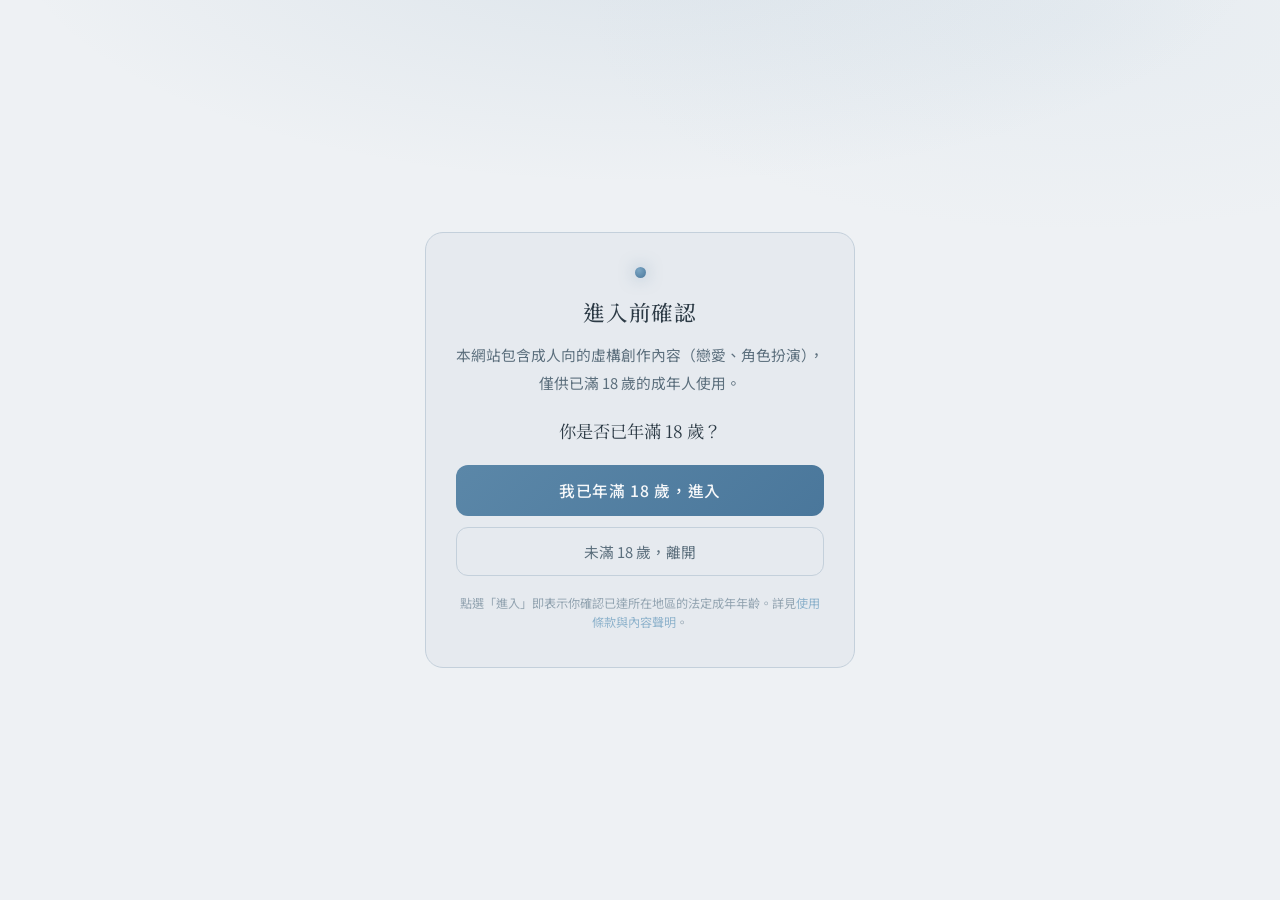
<file: chat.html>
<!DOCTYPE html>
<html lang="zh-Hant">
<head>
<meta charset="utf-8">
<meta name="viewport" content="width=device-width, initial-scale=1, viewport-fit=cover">
<meta name="color-scheme" content="dark">
<meta name="robots" content="noindex, nofollow">
<title>菜園慢更宇宙・聊天</title>
<link rel="preconnect" href="https://fonts.googleapis.com">
<link rel="preconnect" href="https://fonts.gstatic.com" crossorigin>
<link href="https://fonts.googleapis.com/css2?family=Noto+Serif+TC:wght@400;500;600&family=Noto+Sans+TC:wght@400;500&display=swap" rel="stylesheet">
<link rel="stylesheet" href="assets/theme.css">
<style>
#p-save{padding:9px 22px;}
#events{position:fixed;inset:0;z-index:120;display:none;align-items:center;justify-content:center;padding:22px;}
#events.show{display:flex;}
#summary{position:fixed;inset:0;z-index:120;display:none;align-items:center;justify-content:center;padding:22px;}
#summary.show{display:flex;}
.composer{position:relative;}
.tools-wrap{position:relative;flex:0 0 auto;align-self:flex-end;}
.tools-menu{position:absolute;bottom:calc(100% + 8px);left:0;min-width:150px;display:none;flex-direction:column;gap:2px;background:var(--surface);border:1px solid var(--border);border-radius:12px;padding:6px;box-shadow:0 10px 28px rgba(var(--shadow-rgb),.4);z-index:60;}
.tools-menu.show{display:flex;}
.tools-item{display:flex;align-items:center;gap:10px;text-align:left;white-space:nowrap;background:transparent;border:none;border-radius:8px;padding:11px 13px;font-size:.92rem;color:var(--text);font-family:var(--sans);cursor:pointer;transition:background .15s;}
.tools-item:hover{background:rgba(var(--accent-rgb),.1);}
.tools-item .ti-ic{width:1.2em;text-align:center;color:var(--text-dim);font-size:1.05rem;}
#btn-tools.open{border-color:var(--accent);color:var(--text);}
.ev-list{display:flex;flex-direction:column;gap:8px;margin-top:14px;max-height:55dvh;overflow-y:auto;}
.ev-item{text-align:left;background:var(--surface-2);border:1px solid var(--border-soft);border-radius:11px;padding:12px 14px;cursor:pointer;transition:border-color .15s,background .15s;font-family:var(--sans);color:var(--text);}
.ev-item:hover{border-color:var(--accent);background:rgba(var(--accent-rgb),.08);}
.ev-name{font-family:var(--serif);font-size:1rem;color:var(--text);margin-bottom:4px;letter-spacing:.03em;}
.ev-preview{font-size:.79rem;color:var(--text-dim);line-height:1.7;display:-webkit-box;-webkit-line-clamp:2;-webkit-box-orient:vertical;overflow:hidden;}
.ev-empty{color:var(--text-faint);font-size:.85rem;padding:18px 6px;text-align:center;line-height:1.8;}
#importpreview{position:fixed;inset:0;z-index:120;display:none;}
#importpreview.show{display:block;}
#importpreview .ce-card{position:fixed;left:50%;top:50%;transform:translate(-50%,-50%);max-width:520px;width:calc(100% - 32px);max-height:88vh;overflow-y:auto;background:var(--surface);border:1px solid var(--border);border-radius:14px;padding:22px 22px 18px;z-index:121;box-shadow:0 12px 32px rgba(var(--shadow-rgb),.4);}
#importpreview .ce-backdrop{position:fixed;inset:0;background:rgba(var(--shadow-rgb),.55);z-index:120;}
.ip-info{background:rgba(var(--accent-rgb),.06);border:1px solid var(--border-soft);border-radius:10px;padding:10px 12px;margin:14px 0;font-size:.84rem;line-height:1.8;color:var(--text-dim);}
.ip-info b{color:var(--text);font-weight:500;}
#ip-affinity{margin-top:4px;}
#importpick{position:fixed;inset:0;z-index:120;display:none;}
#importpick.show{display:block;}
#importpick .ce-card{position:fixed;left:50%;top:50%;transform:translate(-50%,-50%);width:calc(100% - 32px);max-height:88vh;overflow-y:auto;background:var(--surface);border:1px solid var(--border);border-radius:14px;padding:22px 22px 18px;z-index:121;box-shadow:0 12px 32px rgba(var(--shadow-rgb),.4);}
#importpick .ce-backdrop{position:fixed;inset:0;background:rgba(var(--shadow-rgb),.55);z-index:120;}
.impk-opts{display:flex;flex-direction:column;gap:10px;margin:14px 0 6px;}
.impk-opt{text-align:left;background:var(--surface-2);border:1px solid var(--border-soft);border-radius:11px;padding:13px 15px;cursor:pointer;transition:border-color .15s,background .15s;font-family:var(--sans);color:var(--text);}
.impk-opt:hover{border-color:var(--accent);background:rgba(var(--accent-rgb),.08);}
.impk-opt-title{font-family:var(--serif);font-size:1rem;color:var(--text);margin-bottom:5px;letter-spacing:.03em;}
.impk-opt-desc{font-size:.79rem;color:var(--text-dim);line-height:1.7;}
.impk-opt-desc strong{color:var(--text);font-weight:500;}
</style>
</head>
<body>
<div id="app">
  <header>
    <button class="iconbtn" id="btn-menu" aria-label="開啟角色側欄" title="對話中的角色">
      <span></span><span></span><span></span>
    </button>
    <span class="spacer"></span>
    <button class="ghost" id="btn-chars">角色</button>
    <button class="ghost" id="btn-backup-top" title="把所有對話、設定打包下載為備份檔（JSON）">匯出</button>
    <button class="ghost" id="btn-import-top" title="從備份檔或外部 txt 還原／匯入對話">匯入</button>
    <button class="ghost gear" id="btn-settings">設定</button>
  </header>

  <main id="main">
    <div class="thread" id="thread"></div>
  </main>

  <footer>
    <div class="composer">
      <div class="tools-wrap">
        <div class="tools-menu" id="tools-menu">
          <button class="tools-item" data-open="persona"><span class="ti-ic">✎</span>設定自己</button>
          <button class="tools-item" data-open="events"><span class="ti-ic">✦</span>事件</button>
          <button class="tools-item" data-open="summary"><span class="ti-ic">▤</span>劇情摘要</button>
        </div>
        <button class="compose-btn" id="btn-tools" title="設定自己 / 事件 / 摘要" aria-label="工具選單" aria-haspopup="true" aria-expanded="false">✎</button>
      </div>
      <textarea id="input" rows="1" placeholder="寫下你的行動或對白…（Enter 送出，Shift+Enter 換行）"></textarea>
      <button class="send" id="btn-send">送出</button>
    </div>
    <div class="footlinks">
      <a href="terms.html" target="_blank" rel="noopener">使用條款與內容聲明</a>
    </div>
  </footer>
</div>

<div id="overlay"></div>
<aside id="sidebar">
  <div class="drawer-head">
    <h2>對話中</h2>
    <button class="close" id="sidebar-close">&times;</button>
  </div>
  <div class="sb-body" id="sb-body"></div>
  <button class="sb-all" id="sb-all">瀏覽全部角色</button>
</aside>
<aside id="drawer">
  <div class="drawer-head">
    <h2>設定</h2>
    <button class="close" id="drawer-close">&times;</button>
  </div>
  <div class="drawer-body">

    <div class="field-sec">佈景主題</div>
    <div class="field">
      <div class="theme-swatches" id="theme-swatches">
        <button class="swatch" data-theme-pick="blue"  title="霧霾藍" style="--sw1:#5b87a8;--sw2:#eef1f4;"></button>
        <button class="swatch" data-theme-pick="green" title="鼠尾草綠" style="--sw1:#6f9167;--sw2:#eef1ec;"></button>
        <button class="swatch" data-theme-pick="pink"  title="藕粉" style="--sw1:#b07a8c;--sw2:#f4eeef;"></button>
        <button class="swatch" data-theme-pick="brown" title="焦糖褐" style="--sw1:#9c7a4f;--sw2:#f1ece5;"></button>
        <button class="swatch" data-theme-pick="black" title="墨黑" style="--sw1:#b8b9c0;--sw2:#1d1e22;"></button>
      </div>
      <p class="note">選一個喜歡的色調，整個介面會立即套用，並記住你的選擇。</p>
    </div>

    <div class="field-sec">連線</div>
    <div class="field">
      <label>Gemini API 金鑰</label>
      <div class="key-row">
        <input type="password" id="f-key" placeholder="貼上你的 API 金鑰" autocomplete="off">
        <button class="icon-btn" id="key-toggle" title="顯示／隱藏">顯示</button>
      </div>
      <p class="note">金鑰只會存在你這台瀏覽器的本機儲存空間，不會上傳到任何伺服器，只用來直接呼叫 Google Gemini。沒有金鑰可到 <a href="https://aistudio.google.com/apikey" target="_blank" rel="noopener">Google AI Studio</a> 免費取得。</p>
    </div>
    <div class="field">
      <label>模型 <span class="tip">選一個，或選「自訂…」自行輸入</span></label>
      <select id="f-model-sel">
        <optgroup label="2.5（可關 thinking，最省額度）">
          <option value="gemini-2.5-flash">gemini-2.5-flash（預設）</option>
          <option value="gemini-2.5-flash-lite">gemini-2.5-flash-lite（最省）</option>
          <option value="gemini-2.5-pro">gemini-2.5-pro（品質高，無法關思考）</option>
        </optgroup>
        <optgroup label="3 系列（較新）">
          <option value="gemini-3.1-pro-preview">gemini-3.1-pro-preview</option>
        </optgroup>
        <optgroup label="永遠最新版">
          <option value="gemini-flash-latest">gemini-flash-latest</option>
          <option value="gemini-flash-lite-latest">gemini-flash-lite-latest</option>
          <option value="gemini-pro-latest">gemini-pro-latest</option>
        </optgroup>
        <optgroup label="2.0（無 thinking，快）">
          <option value="gemini-2.0-flash">gemini-2.0-flash</option>
          <option value="gemini-2.0-flash-lite">gemini-2.0-flash-lite</option>
        </optgroup>
        <option value="__custom__">自訂…（自行輸入）</option>
      </select>
      <input type="text" id="f-model" placeholder="自行輸入模型名稱，例：gemini-2.5-flash" style="display:none;margin-top:8px;">
    </div>

    <div class="field-sec">生成</div>
    <div class="field">
      <label>創意度 <span class="tip">越高越奔放、越低越穩定</span></label>
      <div class="range-row">
        <input type="range" id="f-temp" min="0" max="2" step="0.05">
        <span class="range-val" id="temp-val">0.95</span>
      </div>
    </div>
    <div class="field">
      <label>單則回覆長度上限 <span class="tip">tokens；約 900 字建議 1500 以上</span></label>
      <input type="number" id="f-tokens" min="256" max="8192" step="128">
    </div>
    <div class="field">
      <label>思考（thinking） <span class="tip">預設關閉；創作建議關，要嚴謹推理再開</span></label>
      <select id="f-thinking">
        <option value="0">關閉（最快最省，預設）</option>
        <option value="512">少量（512）</option>
        <option value="1024">標準（1024）</option>
        <option value="-1">動態（模型自行決定）</option>
      </select>
      <p class="note">僅對 gemini-2.5-flash 系列有效。開啟思考會佔用回覆長度額度，記得把上面的上限一起調高。2.5-pro 一定會思考、無法關閉。</p>
    </div>
    <div class="field">
      <label>內容安全 <span class="tip">控制 Gemini 審查的鬆緊</span></label>
      <select id="f-safety">
        <option value="off">全關（四類都不擋，最寬，預設）</option>
        <option value="loose">寬鬆（情慾不擋，其餘僅擋高度確信）</option>
        <option value="std">標準（Google 一般預設）</option>
      </select>
      <p class="note">「全關」最不容易被截斷，但仍可能被 Google 後端的硬性政策攔下。若覺得內容太容易被擋或不夠安全，可改成「寬鬆」或「標準」。</p>
    </div>

    <div class="field-sec">角色</div>
    <p class="note">角色的名稱、設定與開場白，請在首頁的「角色」畫面新增與編輯。每個角色都會各自記住自己的對話。</p>
    <div class="field">
      <label>開始新對話 <span class="tip">把當前角色的對話清空，回到開場白</span></label>
      <button class="btn-sm" id="btn-new" style="align-self:flex-start">開始新對話</button>
      <p class="note">只會影響當前這個角色；其他角色的對話不受影響。執行後仍可在跳出的提示按「復原」救回。</p>
    </div>

    <div class="field-sec">文字格式</div>
    <div class="field">
      <label>共用書寫格式 <span class="tip">套用到所有角色</span></label>
      <textarea class="tall" id="f-format"></textarea>
      <p class="note">這段會自動加在每個角色提示詞的後面。預設來自 <code>character/format.md</code>；在這裡修改會以你的版本為準（存在這台瀏覽器）。</p>
      <button class="btn-sm" id="format-reset">還原預設</button>
    </div>

    <div class="field-sec">狀態列</div>
    <div class="field">
      <label>狀態列設定 <span class="tip">套用到所有角色，內容可自訂</span></label>
      <textarea class="tall" id="f-status"></textarea>
      <p class="note">這段會像「文字格式」一樣加在每個角色提示詞後面，用來要求模型在回覆裡輸出狀態欄。預設只是範例，可自行修改（存在這台瀏覽器）。</p>
      <button class="btn-sm" id="status-reset">還原預設</button>
    </div>

    <div class="field-sec">備份與還原（推薦）</div>
    <div class="field">
      <label>對話紀錄備份 <span class="tip">換手機、換電腦時用</span></label>
      <p class="note">對話與設定只存在這台瀏覽器。最簡單的方法就是把全部資料匯出成一個檔案，到另一台裝置打開同一個網站、再匯入，就能接著聊。為安全起見，備份檔<strong>不含 API 金鑰，也不含 OAuth Client ID</strong>，這兩項要在新裝置各自重貼一次。</p>
      <div class="backup-row">
        <button class="btn-sm" id="btn-backup">匯出備份檔</button>
        <button class="btn-sm" id="btn-restore">匯入備份檔</button>
      </div>
      <input type="file" id="restore-file" accept="application/json,.json" hidden>
    </div>

    <div class="field-sec">外部對話匯入</div>
    <div class="field">
      <label>從 txt 匯入對話 <span class="tip">把舊紀錄接續到當前角色</span></label>
      <p class="note">把外部 RP 平台或本站匯出的對話 txt 匯入到<strong>當前正在聊天的角色</strong>，覆蓋現有對話。匯入時可填入「目前好感度」當作起點。請先進入要承接紀錄的那個角色再執行。</p>
      <button class="btn-sm" id="btn-import-txt">選擇 txt 檔匯入</button>
      <input type="file" id="import-txt-file" accept="text/plain,.txt" hidden>
    </div>

    <div class="field-sec">雲端同步（Google 雲端硬碟，進階）</div>
    <div class="field">
      <p class="note">想跨裝置自動同步、不想手動搬備份檔的話，可自行到 Google Cloud 申請一組 OAuth Client ID，貼進下方欄位後就能用。同步檔會存在你<strong>自己的</strong> Google 雲端硬碟一個隱藏的 App 專用資料夾，只有這個網站讀得到，不含金鑰。</p>

      <details class="sop">
        <summary>第一次設定教學（點開展開）</summary>
        <div class="sop-body">
          <p class="sop-note"><strong>需要的是你的個人 Google 帳號</strong>，以下整套流程都用<strong>同一個</strong>帳號完成。免費、不需要信用卡。</p>

          <h4>1. 建立 Google Cloud 專案</h4>
          <ol>
            <li>到 <a href="https://console.cloud.google.com/" target="_blank" rel="noopener">Google Cloud Console</a> 用你的 Google 帳號登入。</li>
            <li>最上方專案選單 → <strong>新增專案</strong> → 取個名字（例如 <code>airp-sync</code>） → 建立。</li>
            <li>確認上方已切到這個新專案。</li>
          </ol>

          <h4>2. 啟用 Google Drive API</h4>
          <ol>
            <li>左側選單 → <strong>API 和服務</strong> → <strong>程式庫</strong>。</li>
            <li>搜尋 <code>Google Drive API</code> → 點進去 → <strong>啟用</strong>。（另一個 Drive Activity API 不需要）</li>
          </ol>

          <h4>3. 設定同意畫面（Google Auth Platform）</h4>
          <ol>
            <li>左側 → <strong>API 和服務</strong> → <strong>Google Auth Platform</strong>。</li>
            <li>按 <strong>Get started / 開始使用</strong>。</li>
            <li>Branding：App 名稱填例如「對戲」；支援電子郵件選你的 Gmail。</li>
            <li>Audience：User type 選 <strong>外部（External）</strong>。</li>
            <li>聯絡 email 填你的信箱 → 完成。</li>
          </ol>

          <h4>4. 把自己加進測試使用者</h4>
          <ol>
            <li>「Google Auth Platform」→ <strong>Audience（對象）</strong> 分頁。</li>
            <li>確認 Publishing status 是 <strong>Testing（測試）</strong>。</li>
            <li>Test users → <strong>+ Add users</strong> → 填你<strong>要同步的那個 Gmail</strong>（之後各裝置都要登入它） → 儲存。</li>
          </ol>

          <h4>5. 建立 OAuth Client ID</h4>
          <ol>
            <li>「Google Auth Platform」→ <strong>Clients（用戶端）</strong> 分頁 → <strong>+ Create client</strong>。</li>
            <li>Application type：選 <strong>網頁應用程式（Web application）</strong>。</li>
            <li>名稱隨意（例如 <code>airp-web</code>）。</li>
            <li><strong>Authorized JavaScript origins</strong>：點 <strong>Add URI</strong>，填你打開這個網站時看到的網址（協定 + 網域，例如 <code>https://kimmchii.net</code>，<strong>結尾不要有斜線</strong>）。</li>
            <li><strong>Authorized redirect URIs</strong>：留空。</li>
            <li>建立 → 會給你一組 Client ID（像 <code>xxxx.apps.googleusercontent.com</code>） → 複製。</li>
          </ol>

          <h4>6. 回到這裡使用</h4>
          <ol>
            <li>把 Client ID 貼進下方欄位。</li>
            <li>第一台裝置：按 <strong>連結 Google</strong> → 跳到 Google 授權頁。因為是測試模式，會看到「未經驗證」警告 → 點 <strong>進階 → 繼續前往</strong> → 同意。</li>
            <li>連結後按 <strong>上傳到雲端</strong> 建立第一份雲端備份；可勾選 <strong>自動把變更上傳到雲端</strong>。</li>
            <li>另一台裝置：貼同一組 Client ID → 連結 Google（用<strong>同一個 Gmail</strong>） → 按 <strong>從雲端下載</strong> → 重新載入後接上原本的對話。</li>
          </ol>

          <p class="sop-note">Client ID 是公開資訊（不是密碼），但它<strong>綁定你在第 5 步填的網址</strong>，別人拿去別的網域也用不了，可以放心貼在這裡。記得各裝置的 Gemini 金鑰要各自填一次（同步不含金鑰）。</p>
        </div>
      </details>

      <label style="margin-top:14px">OAuth Client ID</label>
      <input type="text" id="f-gclient" placeholder="xxxx.apps.googleusercontent.com" autocomplete="off">
      <div class="backup-row">
        <button class="btn-sm" id="gs-connect">連結 Google</button>
        <button class="btn-sm" id="gs-push">上傳到雲端</button>
        <button class="btn-sm" id="gs-pull">從雲端下載</button>
      </div>
      <label class="check"><input type="checkbox" id="gs-auto"> 自動把變更上傳到雲端</label>
      <p class="note" id="gs-status">狀態：未連結</p>
    </div>

  </div>
</aside>

<div id="toast"><span id="toast-msg"></span><button id="toast-undo">復原</button></div>

<div id="ratelimit">
  <div class="ce-backdrop" id="rl-backdrop"></div>
  <div class="ce-card" style="max-width:460px">
    <h2>暫時無法繼續回覆</h2>
    <p class="note" style="margin-top:6px">目前模型：<span id="rl-model" style="color:var(--accent-soft);font-family:var(--sans)"></span></p>
    <p class="note" id="rl-msg" style="margin-top:10px">已達 Gemini 免費額度或短時間請求過快（429）。稍等一下再試就好；如果你常常聊得很頻繁，可以考慮在 Google AI Studio 開通付費 Tier。</p>
    <p class="note" id="rl-tip" style="margin-top:14px">小提醒：免費額度有每分鐘與每天兩種上限。短時間連發容易撞到「每分鐘」那條，稍候即可；若聊整天才撞到，就是「每天」上限了，要等隔天重置或升級方案。</p>
    <div class="ce-btns"><span class="spacer"></span><button class="ce-cancel" id="rl-close">我知道了</button></div>
  </div>
</div>

<div id="docview">
  <div class="ce-backdrop" id="dv-backdrop"></div>
  <div class="ce-card">
    <h2 id="dv-title">主檔</h2>
    <div class="dv-body" id="dv-body"></div>
    <div class="ce-btns"><span class="spacer"></span><button class="ce-cancel" id="dv-close">關閉</button></div>
  </div>
</div>

<div id="persona">
  <div class="ce-backdrop" id="persona-backdrop"></div>
  <div class="ce-card">
    <h2>我的角色</h2>
    <p class="note" style="margin-top:0">這裡填你扮演的角色（故事裡的「你／我」）。這份資料會提供給 AI，讓它知道你是誰、長什麼樣子；但 AI 仍不會替你決定行動。套用到所有角色。</p>
    <label>名字</label>
    <input type="text" id="p-name" placeholder="你的角色名字">
    <label>年齡</label>
    <input type="text" id="p-age" placeholder="例如：26">
    <label>外觀</label>
    <textarea class="mid" id="p-look" placeholder="髮色、身形、穿著、氣質…"></textarea>
    <label>描述 <span class="tip">身分、性格、背景，可留空</span></label>
    <textarea class="tall" id="p-desc" placeholder="你的角色的身分、個性、與這個世界的關係…"></textarea>
    <div class="ce-btns">
      <button class="ce-del" id="p-clear">清空</button>
      <span class="spacer"></span>
      <button class="ce-cancel" id="p-cancel">取消</button>
      <button class="btn-sm" id="p-save">儲存</button>
    </div>
  </div>
</div>

<div id="events">
  <div class="ce-backdrop" id="events-backdrop"></div>
  <div class="ce-card">
    <h2>切換事件 / 情境</h2>
    <p class="note" style="margin-top:0">選一個事件，把它的開場白接在當前對話末尾作為新場景；歷史不會被清掉。事件清單在角色資料夾的 <code>character.json</code> 內以 <code>events</code> 陣列定義。</p>
    <div class="ev-list" id="ev-list"></div>
    <div class="ce-btns">
      <span class="spacer"></span>
      <button class="ce-cancel" id="events-cancel">取消</button>
    </div>
  </div>
</div>

<div id="summary">
  <div class="ce-backdrop" id="sum-backdrop"></div>
  <div class="ce-card">
    <h2>劇情摘要</h2>
    <p class="note" style="margin-top:0">這是提供給 AI 用來「延續劇情」的前情提要，每滿 20 頁會自動更新一次。你可以在這裡查看它記住了什麼，若有摘錯或漏掉的地方也可以直接修改後儲存，之後 AI 會沿用你改過的版本。</p>
    <p class="note" id="sum-cover" style="margin-top:0">尚未產生摘要。</p>
    <textarea class="tall" id="sum-text" placeholder="還沒有摘要內容。聊到一定頁數後會自動生成；你也可以在這裡手動寫下前情提要。"></textarea>
    <div class="ce-btns">
      <button class="ce-del" id="sum-clear">清空</button>
      <span class="spacer"></span>
      <button class="ce-cancel" id="sum-cancel">取消</button>
      <button class="btn-sm" id="sum-save">儲存</button>
    </div>
  </div>
</div>

<div id="importpick">
  <div class="ce-backdrop" id="impk-backdrop"></div>
  <div class="ce-card" style="max-width:440px">
    <h2>選擇匯入方式</h2>
    <p class="note" style="margin-top:0">兩種來源用途不同，請依你的檔案類型選擇。</p>
    <div class="impk-opts">
      <button class="impk-opt" id="impk-site">
        <div class="impk-opt-title">網站備份檔（.json）</div>
        <div class="impk-opt-desc">從這個網站「匯出」下載的 JSON 檔。將還原<strong>全部角色、設定與主題</strong>，覆蓋本機資料並重新整理。</div>
      </button>
      <button class="impk-opt" id="impk-ext">
        <div class="impk-opt-title">外部備份檔（.txt）</div>
        <div class="impk-opt-desc">外部 RP 平台或本站舊版匯出的 txt 對話檔。只灌進<strong>當前正在聊天的角色</strong>，覆蓋現有對話，並可填入起始好感度。</div>
      </button>
    </div>
    <div class="ce-btns">
      <span class="spacer"></span>
      <button class="ce-cancel" id="impk-cancel">取消</button>
    </div>
  </div>
</div>

<div id="importpreview">
  <div class="ce-backdrop" id="ip-backdrop"></div>
  <div class="ce-card">
    <h2>匯入對話預覽</h2>
    <p class="note" style="margin-top:0">確認下列內容無誤後，按「確認匯入」會把<strong>當前角色的現有對話</strong>整段覆蓋成這份匯入內容。建議先到設定按「備份」保險一下。</p>
    <div class="ip-info" id="ip-info"></div>
    <label>目前好感度 <span class="tip">非負整數，無上限，可空</span></label>
    <input type="number" id="ip-affinity" min="0" step="1" placeholder="例如：75 或 1500（留空＝不填）">
    <p class="note">這個數字會附在匯入的最後一則 AI 回覆末尾的狀態列上，AI 下一則會從這個值依 ±1～5 自然延續。如果留空，AI 會自己抓一個起點。</p>
    <div class="ce-btns">
      <span class="spacer"></span>
      <button class="ce-cancel" id="ip-cancel">取消</button>
      <button class="btn-sm" id="ip-confirm">確認匯入</button>
    </div>
  </div>
</div>

<div id="agegate">
  <div class="gate-card">
    <div class="gate-mark"></div>
    <h2>進入前確認</h2>
    <p>本網站包含成人向的虛構創作內容（戀愛、角色扮演），僅供已滿 18 歲的成年人使用。</p>
    <div class="gate-q">你是否已年滿 18 歲？</div>
    <div class="gate-btns">
      <button class="gate-enter" id="gate-enter">我已年滿 18 歲，進入</button>
      <button class="gate-leave" id="gate-leave">未滿 18 歲，離開</button>
    </div>
    <div class="gate-foot">點選「進入」即表示你確認已達所在地區的法定成年年齡。詳見<a href="terms.html" target="_blank" rel="noopener">使用條款與內容聲明</a>。</div>
  </div>
</div>

<script src="assets/app.js"></script>
<script>
"use strict";

/* ============ 預設角色（你的格式規則已寫進去） ============ */
/* 預設角色已移除：讀不到 character/ 時不再塞入內建角色，改為顯示提示。 */
const DEFAULT_NAME="";
const DEFAULT_SYSTEM="";
const DEFAULT_OPENING="";

/* ============ 狀態 ============ */
let state={
  apiKey:"",model:"gemini-2.5-flash",temperature:0.95,maxTokens:8192,thinking:0,safety:"off",
  charName:DEFAULT_NAME,systemPrompt:DEFAULT_SYSTEM,opening:DEFAULT_OPENING,format:DEFAULT_FORMAT,statusbar:DEFAULT_STATUS,
  persona:{name:"",age:"",look:"",desc:""},
  messages:[],characters:[],activeId:null,events:[],
  summary:{text:"",until:0,pages:0} // 劇情摘要：text=累積前情提要；until=已折進摘要的訊息數（陣列前 until 則）；pages=上次摘要時的總頁數（供「每 20 頁」計數）
};
let streaming=false,currentAbort=null,editingIndex=null;
let summarizing=false; // 摘要生成中的旗標，避免重複觸發
/* 劇情摘要參數 */
const SUMMARY_EVERY_PAGES=20; // 每累積 20 頁（AI 回覆）壓一次摘要
const SUMMARY_KEEP_TAIL=6;    // 摘要後仍保留最近這麼多則原文，維持近況精準度
let lastUsage=null; // 最近一次 API 回覆的 token 用量（usageMetadata）

/* ============ 工具 ============ */
const $=(s,el=document)=>{const n=el.querySelector(s);if(n)return n;
  // chat.html 沒有選角/介紹用到的某些 DOM；給個無害 stub 讓殘留的 listener 註冊不會丟錯。
  return new Proxy({},{get:(_,k)=>k==="addEventListener"||k==="removeEventListener"?(()=>{}):(typeof k==="string"&&(k==="value"||k==="textContent"||k==="innerHTML"))?"":undefined,set:()=>true});
};
function charLen(s){return [...(s||"")].length;}
function renderBody(text,isStreaming){
  let h=esc(text||"");
  // 清掉 AI 可能自作主張加上的星號描述標記（**...** 與 *...*），保留中間文字
  h=h.replace(/\*\*([^\*\n]+)\*\*/g,"$1");
  h=h.replace(/\*([^\*\n]+)\*/g,"$1");
  h=h.replace(/「[^」]*」/g,m=>`<span class="dlg">${m}</span>`);
  h=h.replace(/『[^』]*』/g,m=>`<span class="dlg">${m}</span>`);
  if(isStreaming)h+=`<span class="cursor"></span>`;
  return h;
}

/* ============ 載入／儲存 ============ */
function loadState(){
  try{const s=store.get("airp_settings");if(s){const o=JSON.parse(s);
    if(o.apiKey!=null)state.apiKey=o.apiKey;
    if(o.model)state.model=o.model;
    if(o.temperature!=null)state.temperature=o.temperature;
    if(o.maxTokens!=null)state.maxTokens=o.maxTokens;
    if(o.thinking!=null)state.thinking=o.thinking;
    if(o.safety)state.safety=o.safety;
  }}catch{}
  try{const old=store.get("airp_messages");if(old!=null&&store.get(msgKey("default"))==null)store.set(msgKey("default"),old);}catch{}
}
async function loadCharacters(){
  try{
    const mres=await fetch("character/manifest.json",{cache:"no-store"});
    if(!mres.ok)throw 0;
    const folders=await mres.json();
    const list=[];
    for(const f of folders){
      try{
        const base="character/"+encodeURIComponent(f)+"/";
        const cres=await fetch(base+"character.json",{cache:"no-store"});
        if(!cres.ok)continue;
        const c=await cres.json();
        const id=c.id||f;
        const image=c.image?(base+encodeURIComponent(c.image)):"";
        let system=c.system||"";
        let opening=c.opening||"";
        let intro=c.intro||"";
        if(c.systemFile){try{const r=await fetch(base+encodeURIComponent(c.systemFile),{cache:"no-store"});if(r.ok)system=await r.text();}catch{}}
        if(c.openingFile){try{const r=await fetch(base+encodeURIComponent(c.openingFile),{cache:"no-store"});if(r.ok)opening=await r.text();}catch{}}
        if(c.introFile){try{const r=await fetch(base+encodeURIComponent(c.introFile),{cache:"no-store"});if(r.ok)intro=await r.text();}catch{}}
        const mainText=system; // 主檔（systemFile 或 inline system），尚未含附加檔
        const extraDocs=[];
        // 附加設定檔（NPC、世界觀、場景…）：可填單一字串或陣列，依序接在角色提示詞後面
        const extras=Array.isArray(c.extraFiles)?c.extraFiles:(c.extraFiles?[c.extraFiles]:[]);
        for(const ef of extras){try{const r=await fetch(base+encodeURIComponent(ef),{cache:"no-store"});if(r.ok){const t=await r.text();if(t.trim()){extraDocs.push({name:ef,text:t});system+=(system?"\n\n":"")+t;}}}catch{}}
        // 事件 / 情境清單：每筆需有 name 與 opening（或 openingFile 指向 .md）。runtime 由「事件」按鈕插入到對話末尾。
        const events=[];
        const evDefs=Array.isArray(c.events)?c.events:[];
        for(let ei=0;ei<evDefs.length;ei++){
          const e=evDefs[ei];if(!e)continue;
          let evOpening=e.opening||"";
          if(e.openingFile){try{const r=await fetch(base+encodeURIComponent(e.openingFile),{cache:"no-store"});if(r.ok)evOpening=await r.text();}catch{}}
          if(!evOpening||!evOpening.trim())continue;
          events.push({id:e.id||("ev_"+ei),name:e.name||("事件 "+(ei+1)),opening:evOpening});
        }
        list.push({id,name:c.name||f,system,opening,image,intro,mainText,extraDocs,events});
      }catch{}
    }
    if(list.length){state.characters=list;return;}
    throw 0;
  }catch{
    state.characters=[]; // 讀不到角色：保持空陣列（startChat 會跳回 characters.html）
  }
}
let saveTimer;
function saveSettings(){
  clearTimeout(saveTimer);
  saveTimer=setTimeout(()=>{
    store.set("airp_settings",JSON.stringify({
      apiKey:state.apiKey,model:state.model,temperature:state.temperature,maxTokens:state.maxTokens,thinking:state.thinking,safety:state.safety
    }));
  },250);
}
function saveMessages(){if(state.activeId)store.set(msgKey(state.activeId),JSON.stringify(state.messages));if(typeof scheduleCloudPush==="function")scheduleCloudPush();}
function sumKey(id){return "airp_sum_"+id;}
function saveSummary(){if(state.activeId)store.set(sumKey(state.activeId),JSON.stringify(state.summary));if(typeof scheduleCloudPush==="function")scheduleCloudPush();}
function loadSummary(id){
  try{const raw=store.get(sumKey(id));if(raw!=null){const o=JSON.parse(raw);
    state.summary={
      text:(o&&o.text)||"",
      until:(o&&Number.isInteger(o.until))?o.until:0,
      pages:(o&&Number.isInteger(o.pages))?o.pages:0
    };return;}}catch{}
  state.summary={text:"",until:0,pages:0};
}
function resetSummary(){state.summary={text:"",until:0,pages:0};saveSummary();}

/* ============ Gemini 串流呼叫 ============ */
// 把 Gemini 的 finishReason 翻成人話，方便判斷截斷原因
function finishReasonInfo(reason){
  switch(reason){
    case "STOP":             return {kind:"ok",   short:"正常結束",   desc:"模型自然講完，沒有被截斷。"};
    case "MAX_TOKENS":       return {kind:"limit",short:"長度上限",   desc:"達到「單則回覆長度上限」被切斷（可能含思考額度）。可調高上限或關閉思考，或用「接著寫下去」續寫。"};
    case "SAFETY":           return {kind:"block",short:"安全審查",   desc:"內容被 Gemini 安全機制攔截。換個切入點或調整劇情再試；重新生成通常不會改變結果。"};
    case "RECITATION":       return {kind:"block",short:"重複/版權",  desc:"觸發了重複內容（疑似版權）偵測而停止。換個寫法或避免大段照抄既有文本。"};
    case "PROHIBITED_CONTENT":return{kind:"block",short:"違禁內容",   desc:"內容被判定為違禁而中止。需調整劇情方向。"};
    case "BLOCKLIST":        return {kind:"block",short:"詞彙封鎖",   desc:"命中封鎖詞清單而停止。"};
    case "SPII":             return {kind:"block",short:"敏感個資",   desc:"偵測到敏感個人資訊而停止。"};
    case "OTHER":            return {kind:"other",short:"其他原因",   desc:"模型因未明原因停止，可重試。"};
    case null: case undefined: case "": return {kind:"other",short:"無回應",desc:"沒有收到結束原因，可能是連線中斷，可重試。"};
    default:                 return {kind:"other",short:reason,        desc:"生成結束代碼："+reason};
  }
}
// 內容安全等級：三檔預設，對應四類 HARM_CATEGORY
const SAFETY_PRESETS={
  off:   "BLOCK_NONE",            // 全關（最寬）
  loose: null,                    // 寬鬆：見下方個別處理
  std:   "BLOCK_MEDIUM_AND_ABOVE" // 標準（Google 一般預設）
};
function buildSafetySettings(){
  const lvl=state.safety||"off";
  const cats=["HARM_CATEGORY_HARASSMENT","HARM_CATEGORY_HATE_SPEECH","HARM_CATEGORY_SEXUALLY_EXPLICIT","HARM_CATEGORY_DANGEROUS_CONTENT"];
  if(lvl==="loose"){
    // 寬鬆：騷擾/仇恨/危險只擋高度確信，情慾全關
    return [
      {category:"HARM_CATEGORY_HARASSMENT",threshold:"BLOCK_ONLY_HIGH"},
      {category:"HARM_CATEGORY_HATE_SPEECH",threshold:"BLOCK_ONLY_HIGH"},
      {category:"HARM_CATEGORY_SEXUALLY_EXPLICIT",threshold:"BLOCK_NONE"},
      {category:"HARM_CATEGORY_DANGEROUS_CONTENT",threshold:"BLOCK_ONLY_HIGH"}
    ];
  }
  const th=SAFETY_PRESETS[lvl]||"BLOCK_NONE";
  return cats.map(c=>({category:c,threshold:th}));
}
// 把 HTTP 狀態碼 / 錯誤訊息翻成使用者看得懂的中文 + 建議
function httpErrorMessage(status,rawMsg){
  const m=rawMsg||"";
  // 速率/額度：保留 __RATE_LIMIT__ 前綴以觸發彈窗
  if(status===429||/RESOURCE_EXHAUSTED|quota|rate.?limit/i.test(m))
    return `__RATE_LIMIT__已達 Gemini 免費額度或速率上限（429）。稍等一下再試即可；若經常如此，可到 Google AI Studio 開通付費 Tier，或改用較省的模型（gemini-2.5-flash-lite）。`;
  // 過載
  if(status===503||/overload|high demand|UNAVAILABLE|try again later/i.test(m))
    return `模型暫時忙碌（${status}）：Google 端「${state.model}」目前需求量大、暫時過載，跟你的設定無關。稍等十幾秒後按「重新生成」即可；若持續發生，可改用其他模型（如 gemini-2.5-flash-lite）。`;
  // 逾時
  if(status===504||/DEADLINE_EXCEEDED|timeout|timed out/i.test(m))
    return `回應逾時（${status}）：這次生成太久、Google 端中斷了連線。可按「重新生成」再試；若常發生，試著調低「單則回覆長度上限」或關閉思考。`;
  // 金鑰問題
  if(status===400&&/API key|API_KEY_INVALID/i.test(m))
    return `金鑰無效（400）：請到設定確認你的 Gemini API 金鑰是否貼對、是否有多餘空白。`;
  if(status===403||/PERMISSION_DENIED/i.test(m))
    return `沒有權限（403）：這把金鑰可能未啟用 Gemini API、被限制，或不能使用「${state.model}」。請到 Google AI Studio 確認金鑰權限與模型可用性。`;
  // 地區/方案限制（要在 404 之前判斷，因訊息常含 "not supported"）
  if(status===400&&/FAILED_PRECONDITION|location is not supported|user location|billing/i.test(m))
    return `服務未開通（400）：你的所在地區或方案可能需要先在 Google AI Studio 綁定帳單才能使用此模型。`;
  // 模型不存在
  if(status===404||/NOT_FOUND|is not found|model.*not.*(found|exist)/i.test(m))
    return `找不到模型（404）：「${state.model}」這個名稱可能拼錯或已不提供。請到設定改選有效的模型（如 gemini-2.5-flash）。`;
  // 請求格式
  if(status===400)
    return `請求有誤（400）：送出的內容或參數不被接受。可試著縮短訊息、降低長度上限，或重新整理頁面再試。`;
  // Google 內部錯誤
  if(status===500||/INTERNAL/i.test(m))
    return `Google 伺服器錯誤（500）：這是對方暫時的內部問題，跟你的設定無關。稍等一下按「重新生成」即可。`;
  // 其他
  return `發生連線錯誤（${status}）：請稍後再試；若持續發生，可重新整理頁面或改用其他模型。`;
}
async function streamGemini(onChunk,signal){
  const url=`https://generativelanguage.googleapis.com/v1beta/models/${encodeURIComponent(state.model.trim())}:streamGenerateContent?alt=sse&key=${encodeURIComponent(state.apiKey.trim())}`;
  // 劇情摘要：前 until 則已被壓成摘要，這裡只逐字送出 until 之後的訊息，較舊的內容改由摘要提供延續。
  const until=Math.max(0,Math.min(state.summary.until||0,state.messages.length));
  const contents=state.messages
    .slice(until)
    .filter(m=>m.text&&m.text.trim()!=="")
    .map(m=>({role:m.role==="user"?"user":"model",parts:[{text:m.text}]}));
  const sumBlock=(state.summary.text&&state.summary.text.trim())
    ?"\n\n# 先前劇情摘要（前情提要，用來延續劇情）\n以下是本故事到目前為止已發生的劇情濃縮；請把它當成真實發生過的既定事實，延續其中的時間線、地點、關係與未解伏筆，不要與之矛盾，也不要當成沒發生過。\n"+state.summary.text.trim()
    :"";
  const sysText=(state.charName?`角色名稱：${state.charName}\n`:"")+(state.systemPrompt||"")+(state.format&&state.format.trim()?"\n\n"+state.format:"")+(state.statusbar&&state.statusbar.trim()?"\n\n"+state.statusbar:"")+personaBlock()+sumBlock;
  const gc={temperature:Number(state.temperature),maxOutputTokens:Number(state.maxTokens)};
  const ml=state.model.trim().toLowerCase();
  const tb=Number(state.thinking); // 0 / 512 / 1024 / -1
  if(ml.includes("2.5")&&ml.includes("flash")){
    gc.thinkingConfig={thinkingBudget:tb};                         // 2.5 flash 系列：用 budget，0=關閉
  }else if(ml.includes("gemini-3")){
    if(tb>=0)gc.thinkingConfig={thinkingLevel:tb>=1024?"medium":"low"}; // 3 系列：用 level；-1 走模型預設（不送）
  }
  const body={
    contents,
    generationConfig:gc,
    safetySettings:buildSafetySettings()
  };
  if(sysText.trim())body.systemInstruction={parts:[{text:sysText}]};

  const res=await fetch(url,{method:"POST",headers:{"Content-Type":"application/json"},body:JSON.stringify(body),signal});
  if(!res.ok){
    let raw=`HTTP ${res.status}`;
    try{const e=await res.json();if(e.error&&e.error.message)raw=e.error.message;}catch{}
    const friendly=httpErrorMessage(res.status,raw);
    // 中文提示為主，原始英文附在後面方便排查（__RATE_LIMIT__ 前綴需保留在最前）
    const prefix=friendly.startsWith("__RATE_LIMIT__")?"__RATE_LIMIT__":"";
    const cn=friendly.replace("__RATE_LIMIT__","");
    throw new Error(prefix+cn+`\n\n（原始訊息：${raw}）`);
  }
  const reader=res.body.getReader();
  const dec=new TextDecoder();
  let buf="",finish=null,usage=null;
  while(true){
    const{done,value}=await reader.read();
    if(done)break;
    buf+=dec.decode(value,{stream:true});
    let i;
    while((i=buf.indexOf("\n"))>=0){
      const line=buf.slice(0,i).trim();buf=buf.slice(i+1);
      if(!line.startsWith("data:"))continue;
      const js=line.slice(5).trim();
      if(!js||js==="[DONE]")continue;
      let data;try{data=JSON.parse(js);}catch{continue;}
      if(data.promptFeedback&&data.promptFeedback.blockReason){
        const br=data.promptFeedback.blockReason;
        const brMap={SAFETY:"安全審查",OTHER:"未明原因",BLOCKLIST:"詞彙封鎖",PROHIBITED_CONTENT:"違禁內容"};
        throw new Error(`__BLOCKED__你送出的內容被 Gemini 內容審查擋下（${brMap[br]||br}），這次請求沒有送進模型。請調整你的訊息或劇情走向再試；若你已把「內容安全」設為全關仍被擋，代表觸發了 Google 端無法關閉的硬性政策。\n\n（原始代碼：${br}）`);
      }
      const cand=data.candidates&&data.candidates[0];
      if(cand){
        const parts=cand.content&&cand.content.parts;
        if(parts)for(const p of parts)if(p.text)onChunk(p.text);
        if(cand.finishReason)finish=cand.finishReason;
      }
      if(data.usageMetadata)usage=data.usageMetadata;
    }
  }
  // 非正常結束時印出原因與 token 用量，方便排查
  if(finish&&finish!=="STOP"){
    const info=finishReasonInfo(finish);
    console.warn("[結束] "+finish+"（"+info.short+"）"+(usage?
      "｜輸入:"+usage.promptTokenCount+
      "｜輸出:"+usage.candidatesTokenCount+
      "｜思考:"+(usage.thoughtsTokenCount||0)+
      "｜總計:"+usage.totalTokenCount : ""));
  }
  lastUsage=usage;
  return finish;
}

/* ============ 送出／生成 ============ */
function nearBottom(){const m=$("#main");return m.scrollHeight-m.scrollTop-m.clientHeight<120;}
function scrollDown(){const m=$("#main");m.scrollTop=m.scrollHeight;}

async function send(){
  const ta=$("#input");const text=ta.value.trim();
  if(!text||streaming)return;
  if(!state.apiKey.trim()){toast("請先到設定貼上 Gemini 金鑰");openDrawer();return;}
  state.messages.push({role:"user",text});
  ta.value="";autoGrow();
  renderChat();scrollDown();saveMessages();
  await generate();
}

async function generate(opts){
  opts=opts||{};
  streaming=true;updateSendBtn();
  // 接續模式：不另開新泡泡，把生成內容接到原本被截斷的那則
  const isCont=Number.isInteger(opts.continueFromIndex);
  let genOk=false; // 這次是否成功生成了實際內容（供摘要觸發判斷）
  let idx;
  if(isCont){idx=opts.continueFromIndex;}
  else{state.messages.push({role:"model",text:""});idx=state.messages.length-1;}
  renderChat();
  const bodyEl=$(`.msg[data-i="${idx}"] .body`);
  const stick=true;let acc=isCont?(state.messages[idx].text||""):"";
  const baseLen=acc.length;
  currentAbort=new AbortController();
  // 把 continueGen 塞給模型的「接著寫下去」user 指令清掉。不論成功、失敗、被中斷都要呼叫，
  // 否則指令會殘留在歷史裡，下一輪生成又被當成真正的對話送回模型。
  const stripContPrompt=()=>{
    for(let k=state.messages.length-1;k>idx;k--){
      const m=state.messages[k];
      if(m.role==="user"&&/接著寫下去/.test(m.text)){state.messages.splice(k,1);return;}
    }
  };
  try{
    const finish=await streamGemini(chunk=>{
      acc+=chunk;state.messages[idx].text=acc;
      if(bodyEl){bodyEl.innerHTML=renderBody(acc,true);}
      if(stick&&nearBottom())scrollDown();
    },currentAbort.signal);
    state.messages[idx].text=acc;
    state.messages[idx].truncated=(finish==="MAX_TOKENS");
    state.messages[idx].finish=finish||null; // 記錄結束原因，供畫面反查
    if(lastUsage)state.messages[idx].usage={p:lastUsage.promptTokenCount,c:lastUsage.candidatesTokenCount,t:lastUsage.thoughtsTokenCount||0,total:lastUsage.totalTokenCount};
    const newlyAdded=acc.length-baseLen;
    if(isCont){
      stripContPrompt();
      if(newlyAdded<=0)toast("這則接續沒生成新內容，請改用『重新生成』");
    }
    if(!acc.trim()){
      const info=finishReasonInfo(finish);
      state.messages[idx].text="…（"+info.short+"）"+info.desc;
      state.messages[idx].truncated=false;
    }
    genOk=!!acc.trim();
  }catch(err){
    if(err&&err.name==="AbortError"){
      if(isCont)stripContPrompt();
      else if(!acc.trim())state.messages.splice(idx,1);
    }else{
      const raw=err&&err.message?err.message:String(err);
      const isRate=raw.startsWith("__RATE_LIMIT__")||/\b429\b|quota|rate.?limit|exceeded/i.test(raw);
      const isBlocked=raw.startsWith("__BLOCKED__");
      if(isCont)stripContPrompt();
      if(isRate){
        if(!isCont&&!acc.trim())state.messages.splice(idx,1); // 拿掉空白回覆泡泡；isCont 模式 idx 是現有訊息，不能砍
        const m=raw.match(/retry in ([\d.]+)\s*s/i);
        const mm=raw.match(/model:\s*([\w.\-]+)/i);
        showRateLimit(m?Math.ceil(parseFloat(m[1])):null,(mm?mm[1]:state.model)||state.model);
      }else if(isBlocked){
        const body=raw.replace("__BLOCKED__","");
        state.messages[idx].text=(acc?acc+"\n\n":"")+`🚫 內容被審查擋下\n`+body;
        state.messages[idx].finish="PROHIBITED_CONTENT";
      }else{
        let shown=raw;
        if(/Failed to fetch|NetworkError|network error|ERR_NETWORK|load failed/i.test(raw))
          shown="連線失敗：可能是網路不穩、斷線，或被瀏覽器擋下。請確認網路後按「重新生成」再試。\n\n（原始訊息："+raw+"）";
        state.messages[idx].text=(acc?acc+"\n\n":"")+`⚠ 發生錯誤（模型：${state.model}）：\n`+shown;
      }
    }
  }finally{
    streaming=false;currentAbort=null;updateSendBtn();
    renderChat();saveMessages();
    if(genOk)maybeSummarize();
  }
}

function regenerate(i){
  if(streaming)return;
  if(i!==state.messages.length-1||state.messages[i].role!=="model")return;
  state.messages.splice(i,1);
  renderChat();
  generate();
}

async function continueGen(i){
  if(streaming)return;
  if(i!==state.messages.length-1||state.messages[i].role!=="model")return;
  const target=state.messages[i];
  // 為了讓模型「接下去寫」，先把使用者的續寫指令塞進歷史的最後一則 user
  state.messages.push({role:"user",text:"請從你剛才被截斷的地方接著寫下去，不要重複前文、不要重述、也不要重新開頭，直接以該句的下一個字繼續，直到自然收尾並附上狀態欄。"});
  renderChat();
  await generate({continueFromIndex:i});
}

/* ============ 劇情摘要（每 SUMMARY_EVERY_PAGES 頁把較舊劇情壓成前情提要） ============ */
// 計算陣列 fromIdx 之後的「頁數」＝有實際內容的 model 回覆數
function countPages(fromIdx){
  let n=0;
  for(let k=Math.max(0,fromIdx);k<state.messages.length;k++){
    const m=state.messages[k];
    if(m.role==="model"&&m.text&&m.text.trim())n++;
  }
  return n;
}
function maybeSummarize(){
  if(summarizing||streaming)return;
  const totalPages=countPages(0);
  if(totalPages-(state.summary.pages||0)>=SUMMARY_EVERY_PAGES)runSummary();
}
async function runSummary(){
  if(summarizing||streaming)return;
  if(!state.apiKey.trim())return;
  const totalPages=countPages(0);
  const startUntil=Math.max(0,Math.min(state.summary.until||0,state.messages.length));
  // 保留最近 SUMMARY_KEEP_TAIL 則原文，只把更舊的折進摘要，維持近況的精準度
  const foldEnd=Math.max(startUntil,state.messages.length-SUMMARY_KEEP_TAIL);
  const window=state.messages.slice(startUntil,foldEnd).filter(m=>m.text&&m.text.trim());
  if(!window.length)return;
  summarizing=true;
  const activeIdAtStart=state.activeId;
  try{
    const who=state.charName||"角色";
    const transcript=window.map(m=>(m.role==="user"?"我":who)+"：\n"+m.text.trim()).join("\n\n");
    const prior=state.summary.text&&state.summary.text.trim()
      ?"這是先前已整理好的、更早劇情的摘要：\n"+state.summary.text.trim()+"\n\n"
      :"";
    const prompt=
`你是這個角色扮演故事的劇情記錄員。請把下面的劇情整理成一份「累積前情提要」，供之後延續劇情使用。

${prior}以下是需要納入摘要的劇情（「我」是使用者的角色，「${who}」是對方角色）：
${transcript}

請輸出一份「整合後的完整累積摘要」（把先前摘要與新劇情合併成單一份，不要分「舊」「新」段落），要求：
- 用繁體中文、第三人稱，客觀精簡地條列或短段落，不要文學化鋪陳。
- 保留延續劇情**必要**的資訊：發生過的關鍵事件與轉折、時間與地點的推移、${who}與「我」的關係進展、雙方的重要決定或承諾、登場的其他人事物、尚未回收的伏筆或懸念。
- 最後另起一行「目前狀態：」，寫出最新的故事時間、地點、${who}當下的處境與對「我」的態度，以及最後一則狀態欄的好感度數值（若讀得到）。
- 只輸出摘要本身，不要任何開場白、說明或客套。
- 全文控制在 500 字以內。`;
    const url=`https://generativelanguage.googleapis.com/v1beta/models/${encodeURIComponent(state.model.trim())}:generateContent?key=${encodeURIComponent(state.apiKey.trim())}`;
    const gc={temperature:0.4,maxOutputTokens:2048};
    // 摘要是機械性整理，關掉/壓低思考，避免思考 token 吃光輸出額度導致回空
    const ml=state.model.trim().toLowerCase();
    if(ml.includes("2.5")&&ml.includes("flash"))gc.thinkingConfig={thinkingBudget:0};
    else if(ml.includes("gemini-3"))gc.thinkingConfig={thinkingLevel:"low"};
    const body={
      contents:[{role:"user",parts:[{text:prompt}]}],
      generationConfig:gc,
      safetySettings:buildSafetySettings()
    };
    const res=await fetch(url,{method:"POST",headers:{"Content-Type":"application/json"},body:JSON.stringify(body)});
    if(!res.ok)throw new Error("HTTP "+res.status);
    const data=await res.json();
    const parts=data&&data.candidates&&data.candidates[0]&&data.candidates[0].content&&data.candidates[0].content.parts;
    const outText=Array.isArray(parts)?parts.map(p=>(p&&p.text)?p.text:"").join("").trim():"";
    if(!outText)throw new Error("摘要為空");
    // 期間若切換了角色/對話，放棄寫回，避免污染別的對話
    if(state.activeId!==activeIdAtStart)return;
    state.summary={text:outText,until:foldEnd,pages:totalPages};
    saveSummary();
    toast(`已整理劇情摘要（前 ${foldEnd} 則已濃縮）`);
  }catch(e){
    // 摘要失敗不影響對話：維持原狀，下一則成功後會再自動嘗試
  }finally{
    summarizing=false;
  }
}

/* ============ 渲染 ============ */
function renderChat(){
  const t=$("#thread");
  if(state.messages.length===0){
    t.innerHTML=`<div class="empty"><div class="glyph">墨</div><p>從下方寫下第一個動作，<br>故事就開始了。</p><div class="hint">想換角色點右上角「角色」；還沒設定金鑰點「設定」。</div></div>`;
    return;
  }
  const lastModel=(()=>{for(let k=state.messages.length-1;k>=0;k--)if(state.messages[k].role==="model")return k;return -1;})();
  let html="";
  state.messages.forEach((m,i)=>{
    if(i===editingIndex){
      html+=`<div class="msg ${m.role==="user"?"msg-user":"msg-ai"}" data-i="${i}"><div class="edit-wrap">
        <textarea data-edit="${i}">${esc(m.text)}</textarea>
        <div class="edit-btns"><button class="btn-sm" data-act="save" data-i="${i}">儲存</button>
        <button class="act" data-act="cancel" data-i="${i}">取消</button></div></div></div>`;
      return;
    }
    if(m.role==="user"){
      html+=`<div class="msg msg-user" data-i="${i}"><div class="bubble">
        <div class="actions"><button class="act" data-act="edit" data-i="${i}">編輯</button>
        <button class="act del" data-act="del" data-i="${i}">刪除</button></div>
        <div class="body">${renderBody(m.text,false)}</div></div></div>`;
    }else{
      const canRegen=(i===lastModel&&i===state.messages.length-1);
      const canCont=(canRegen&&m.truncated);
      html+=`<div class="msg msg-ai" data-i="${i}"><div class="meta">
        <span class="name">${esc(state.charName||"對方")}</span>
        <span class="actions">
        ${canCont?`<button class="act cont" data-act="cont" data-i="${i}">接續生成</button>`:""}
        ${canRegen?`<button class="act" data-act="regen" data-i="${i}">重新生成</button>`:""}
        <button class="act" data-act="edit" data-i="${i}">編輯</button>
        <button class="act del" data-act="del" data-i="${i}">刪除</button></span></div>
        <div class="body">${renderBody(m.text,false)}</div>
        <div class="count">字數 ${charLen(m.text)}${(()=>{
          if(!m.finish||m.finish==="STOP")return "";
          const info=finishReasonInfo(m.finish);
          const cls=info.kind==="limit"?"trunc":(info.kind==="block"?"blocked":"other-fin");
          const u=m.usage?` ｜token 輸入${m.usage.p}/輸出${m.usage.c}/思考${m.usage.t}`:"";
          return `　<span class="${cls}" title="${esc(info.desc)}${esc(u)}">· ${esc(info.short)}</span>`;
        })()}</div></div>`;
    }
  });
  t.innerHTML=html;
}

/* 對話區事件委派 */
$("#thread").addEventListener("click",e=>{
  const b=e.target.closest("button[data-act]");if(!b)return;
  const i=Number(b.dataset.i),act=b.dataset.act;
  if(act==="del"){
    const removed=state.messages[i];const at=i;
    state.messages.splice(i,1);
    if(editingIndex!==null)editingIndex=null;
    renderChat();saveMessages();
    toast("已刪除一則訊息",()=>{state.messages.splice(at,0,removed);renderChat();saveMessages();});
  }else if(act==="edit"){
    editingIndex=i;renderChat();
    const ta=$(`textarea[data-edit="${i}"]`);if(ta){ta.focus();ta.setSelectionRange(ta.value.length,ta.value.length);}
  }else if(act==="cancel"){
    editingIndex=null;renderChat();
  }else if(act==="save"){
    const ta=$(`textarea[data-edit="${i}"]`);
    if(ta){state.messages[i].text=ta.value;}
    editingIndex=null;renderChat();saveMessages();
  }else if(act==="regen"){
    regenerate(i);
  }else if(act==="cont"){
    continueGen(i);
  }
});

/* ============ 頂列按鈕 ============ */
$("#btn-new").addEventListener("click",()=>{
  if(streaming){toast("生成中，請先停止");return;}
  const backup=state.messages.slice();
  const sumBackup={...state.summary};
  state.messages=state.opening&&state.opening.trim()?[{role:"model",text:state.opening}]:[];
  resetSummary();
  editingIndex=null;renderChat();scrollDown();saveMessages();
  toast("已開始新對話",()=>{state.messages=backup;state.summary=sumBackup;saveSummary();renderChat();saveMessages();});
});


/* ============ 備份 / 還原（整包對話＋設定） ============ */
// 備份白名單：列在這裡的 key 會被打包進備份檔／雲端同步。
// 排除的兩項機密：API 金鑰（在 airp_settings.apiKey 內，由 stripSecrets 拔掉）、OAuth Client ID（airp_gclient 不在白名單內）。
const BACKUP_KEY_PREFIXES=["airp_msgs_","airp_persona_","airp_sum_"];
const BACKUP_KEYS=["airp_settings","airp_gauto","airp_format","airp_status","airp_persona","airp_active","airp_theme"];
function isBackupKey(k){
  if(!k)return false;
  if(BACKUP_KEYS.indexOf(k)>=0)return true;
  return BACKUP_KEY_PREFIXES.some(p=>k.startsWith(p));
}
// 備份前剔除 airp_settings 內的 apiKey 欄位（其他欄位照常備份）
function stripSecrets(k,v){
  if(k!=="airp_settings"||v==null)return v;
  try{
    const o=JSON.parse(v);
    if(o&&typeof o==="object")delete o.apiKey;
    return JSON.stringify(o);
  }catch{return v;}
}
// 還原時把 incoming 設定合併進本機：保留本機 apiKey 不被覆蓋
function applyRestoredKey(k,v){
  if(k==="airp_settings"){
    try{
      const incoming=JSON.parse(v||"{}");
      delete incoming.apiKey; // 防禦：絕不從外部還原 apiKey
      const localRaw=store.get("airp_settings");
      const local=localRaw?JSON.parse(localRaw):{};
      if(local&&local.apiKey)incoming.apiKey=local.apiKey;
      store.set(k,JSON.stringify(incoming));
      return;
    }catch{}
  }
  store.set(k,v);
}
function collectBackup(){
  const data={};
  try{
    for(let i=0;i<localStorage.length;i++){
      const k=localStorage.key(i);
      if(!isBackupKey(k))continue;
      data[k]=stripSecrets(k,localStorage.getItem(k));
    }
  }catch{}
  if(Object.keys(data).length===0){ // 後備：localStorage 不可用時，從 store 取
    for(const c of state.characters){
      const v=store.get(msgKey(c.id));if(v!=null)data[msgKey(c.id)]=v;
      const pv=store.get(personaKey(c.id));if(pv!=null)data[personaKey(c.id)]=pv;
    }
    for(const k of BACKUP_KEYS){
      const v=store.get(k);if(v!=null)data[k]=stripSecrets(k,v);
    }
  }
  return data;
}
$("#btn-backup-top").addEventListener("click",()=>{
  // 與設定裡「匯出備份檔」相同的完整備份（所有對話、persona、設定、主題）
  const data=collectBackup();
  if(Object.keys(data).length===0){toast("目前沒有任何對話可備份");return;}
  const payload={app:"kimmchii-airp",version:1,exportedAt:new Date().toISOString(),data};
  const blob=new Blob([JSON.stringify(payload,null,2)],{type:"application/json;charset=utf-8"});
  const a=document.createElement("a");a.href=URL.createObjectURL(blob);
  a.download=`airp-backup-${new Date().toISOString().slice(0,10)}.json`;
  document.body.appendChild(a);a.click();a.remove();
  setTimeout(()=>URL.revokeObjectURL(a.href),1000);
  toast("已下載備份檔");
});
$("#btn-backup").addEventListener("click",()=>{
  const data=collectBackup();
  if(Object.keys(data).length===0){toast("目前沒有任何對話可備份");return;}
  const payload={app:"kimmchii-airp",version:1,exportedAt:new Date().toISOString(),data};
  const blob=new Blob([JSON.stringify(payload,null,2)],{type:"application/json;charset=utf-8"});
  const a=document.createElement("a");a.href=URL.createObjectURL(blob);
  a.download=`airp-backup-${new Date().toISOString().slice(0,10)}.json`;
  document.body.appendChild(a);a.click();a.remove();
  setTimeout(()=>URL.revokeObjectURL(a.href),1000);
  toast("已匯出備份檔");
});
$("#btn-restore").addEventListener("click",()=>$("#restore-file").click());
$("#restore-file").addEventListener("change",async e=>{
  const file=e.target.files&&e.target.files[0];e.target.value="";
  if(!file)return;
  let payload;
  try{payload=JSON.parse(await file.text());}catch{toast("檔案讀取失敗，格式不正確");return;}
  const data=payload&&payload.data;
  if(!payload||payload.app!=="kimmchii-airp"||!data||typeof data!=="object"){toast("這不是有效的對戲備份檔");return;}
  const keys=Object.keys(data).filter(isBackupKey);
  if(!keys.length){toast("備份檔裡沒有可還原的內容");return;}
  if(!confirm("匯入會以備份檔的內容覆蓋對應角色的對話紀錄與這台裝置的設定（API 金鑰會保留），確定要還原嗎？"))return;
  for(const k of keys){try{applyRestoredKey(k,data[k]);}catch{}}
  toast("已還原，正在重新載入…");
  setTimeout(()=>location.reload(),700);
});

/* ============ 雲端同步：Google 雲端硬碟（drive.appdata 隱藏資料夾） ============ */
const GS_SCOPE="https://www.googleapis.com/auth/drive.appdata";
const GS_FILE="airp-sync.json";
const gsync={clientId:store.get("airp_gclient")||"",token:"",fileId:"",autoOn:store.get("airp_gauto")==="1",tokenClient:null,pushTimer:null};
function gsStatus(t){const el=$("#gs-status");if(el)el.textContent="狀態："+t;}
function loadGis(){
  return new Promise((res,rej)=>{
    if(window.google&&google.accounts&&google.accounts.oauth2)return res();
    const s=document.createElement("script");
    s.src="https://accounts.google.com/gsi/client";s.async=true;s.defer=true;
    s.onload=()=>res();s.onerror=()=>rej(new Error("無法載入 Google 登入元件"));
    document.head.appendChild(s);
  });
}
async function gsGetToken(interactive){
  await loadGis();
  if(!gsync.clientId)throw new Error("尚未填入 Client ID");
  return new Promise((res,rej)=>{
    try{
      gsync.tokenClient=google.accounts.oauth2.initTokenClient({
        client_id:gsync.clientId,scope:GS_SCOPE,
        callback:r=>{if(r&&r.access_token){gsync.token=r.access_token;res(r.access_token);}else rej(new Error("未取得授權"));},
        error_callback:e=>rej(new Error(e&&e.type?e.type:"授權失敗"))
      });
      gsync.tokenClient.requestAccessToken({prompt:interactive?"consent":""});
    }catch(e){rej(e);}
  });
}
async function gsFetch(url,opts,retry){
  opts=opts||{};opts.headers=Object.assign({Authorization:"Bearer "+gsync.token},opts.headers||{});
  let r=await fetch(url,opts);
  if(r.status===401&&retry!==false){await gsGetToken(true);return gsFetch(url,opts,false);}
  return r;
}
async function gsFind(){
  const q=encodeURIComponent(`name='${GS_FILE}'`);
  const r=await gsFetch(`https://www.googleapis.com/drive/v3/files?spaces=appDataFolder&q=${q}&fields=files(id,modifiedTime)`);
  if(!r.ok)throw new Error("讀取雲端清單失敗");
  const j=await r.json();return (j.files&&j.files[0])?j.files[0].id:"";
}
function gsPayload(){return {app:"kimmchii-airp",version:1,exportedAt:new Date().toISOString(),data:collectBackup()};}
async function gsUpload(){
  const body=JSON.stringify(gsPayload());
  if(gsync.fileId){
    const r=await gsFetch(`https://www.googleapis.com/upload/drive/v3/files/${gsync.fileId}?uploadType=media`,{method:"PATCH",headers:{"Content-Type":"application/json"},body});
    if(!r.ok)throw new Error("上傳更新失敗");
  }else{
    const meta={name:GS_FILE,parents:["appDataFolder"]};
    const b="airp"+Date.now();
    const mp=`--${b}\r\nContent-Type: application/json; charset=UTF-8\r\n\r\n${JSON.stringify(meta)}\r\n--${b}\r\nContent-Type: application/json\r\n\r\n${body}\r\n--${b}--`;
    const r=await gsFetch(`https://www.googleapis.com/upload/drive/v3/files?uploadType=multipart&fields=id`,{method:"POST",headers:{"Content-Type":"multipart/related; boundary="+b},body:mp});
    if(!r.ok)throw new Error("建立雲端檔失敗");
    gsync.fileId=(await r.json()).id;
  }
}
async function gsConnect(){
  if(!gsync.clientId){toast("請先填入 OAuth Client ID");return;}
  try{
    gsStatus("連結中…");await gsGetToken(true);gsync.fileId=await gsFind();
    if(gsync.fileId)gsStatus("已連結。雲端已有備份，可按『從雲端下載』取回，或『上傳到雲端』覆蓋。");
    else{await gsUpload();gsStatus("已連結，並建立雲端備份。");}
    toast("已連結 Google 雲端硬碟");
  }catch(e){gsStatus("連結失敗："+(e.message||e));toast("連結失敗："+(e.message||e));}
}
async function gsPush(){
  try{gsStatus("上傳中…");if(!gsync.token)await gsGetToken(true);if(!gsync.fileId)gsync.fileId=await gsFind();await gsUpload();
    gsStatus("已上傳（"+new Date().toLocaleTimeString("zh-TW")+"）");toast("已上傳到雲端");}
  catch(e){gsStatus("上傳失敗："+(e.message||e));toast("上傳失敗："+(e.message||e));}
}
async function gsPull(){
  try{
    if(!gsync.token)await gsGetToken(true);if(!gsync.fileId)gsync.fileId=await gsFind();
    if(!gsync.fileId){toast("雲端還沒有備份");return;}
    const r=await gsFetch(`https://www.googleapis.com/drive/v3/files/${gsync.fileId}?alt=media`);
    if(!r.ok)throw new Error("下載失敗");
    const p=await r.json();
    if(!p||p.app!=="kimmchii-airp"||!p.data){toast("雲端檔格式不符");return;}
    if(!confirm("從雲端下載會覆蓋這台裝置對應角色的對話與設定（API 金鑰與 OAuth Client ID 保留），確定嗎？"))return;
    const keys=Object.keys(p.data).filter(isBackupKey);
    for(const k of keys){try{applyRestoredKey(k,p.data[k]);}catch{}}
    gsStatus("已下載，重新載入中…");setTimeout(()=>location.reload(),700);
  }catch(e){gsStatus("下載失敗："+(e.message||e));toast("下載失敗："+(e.message||e));}
}
function scheduleCloudPush(){
  if(!gsync.autoOn||!gsync.clientId)return;
  clearTimeout(gsync.pushTimer);
  gsync.pushTimer=setTimeout(async()=>{
    try{if(!gsync.token)await gsGetToken(false);if(!gsync.fileId)gsync.fileId=await gsFind();await gsUpload();
      gsStatus("自動同步：已上傳（"+new Date().toLocaleTimeString("zh-TW")+"）");}catch(e){/* 靜默，下次再試 */}
  },4000);
}
(function initGsync(){
  const ci=$("#f-gclient");if(ci){ci.value=gsync.clientId;ci.addEventListener("input",e=>{gsync.clientId=e.target.value.trim();store.set("airp_gclient",gsync.clientId);gsync.token="";gsync.fileId="";});}
  const a=$("#gs-auto");if(a){a.checked=gsync.autoOn;a.addEventListener("change",e=>{gsync.autoOn=e.target.checked;store.set("airp_gauto",gsync.autoOn?"1":"0");gsStatus(gsync.autoOn?"自動同步已開啟":"自動同步已關閉");});}
  const c=$("#gs-connect");if(c)c.addEventListener("click",gsConnect);
  const p=$("#gs-push");if(p)p.addEventListener("click",gsPush);
  const d=$("#gs-pull");if(d)d.addEventListener("click",gsPull);
  if(gsync.clientId)gsStatus(gsync.autoOn?"未連結（自動同步已開，連結後生效）":"未連結");
})();
function openDrawer(){$("#drawer").classList.add("show");$("#overlay").classList.add("show");}
function closeDrawer(){$("#drawer").classList.remove("show");$("#overlay").classList.remove("show");}
$("#btn-settings").addEventListener("click",openDrawer);
$("#drawer-close").addEventListener("click",closeDrawer);
$("#overlay").addEventListener("click",()=>{closeDrawer();closeSidebar();});

/* 設定欄位綁定 */
function syncForm(){
  $("#f-key").value=state.apiKey;
  applyModelUI();
  $("#f-temp").value=state.temperature;$("#temp-val").textContent=Number(state.temperature).toFixed(2);
  $("#f-tokens").value=state.maxTokens;
  $("#f-thinking").value=String(state.thinking);
  $("#f-safety").value=state.safety;
}
function syncStatus(){$("#f-status").value=state.statusbar;}
function syncFormat(){$("#f-format").value=state.format;}
$("#f-key").addEventListener("input",e=>{state.apiKey=e.target.value;saveSettings();});
$("#key-toggle").addEventListener("click",()=>{
  const i=$("#f-key");const show=i.type==="password";i.type=show?"text":"password";$("#key-toggle").textContent=show?"隱藏":"顯示";
});
$("#f-model").addEventListener("input",e=>{state.model=e.target.value;saveSettings();});
function applyModelUI(){
  const sel=$("#f-model-sel"),inp=$("#f-model");
  const inList=[...sel.options].some(o=>o.value===state.model&&o.value!=="__custom__");
  if(inList){sel.value=state.model;inp.style.display="none";}
  else{sel.value="__custom__";inp.style.display="block";inp.value=state.model;}
}
$("#f-model-sel").addEventListener("change",e=>{
  const v=e.target.value;
  if(v==="__custom__"){const inp=$("#f-model");inp.style.display="block";inp.value=state.model;inp.focus();}
  else{state.model=v;$("#f-model").style.display="none";saveSettings();}
});
$("#f-temp").addEventListener("input",e=>{state.temperature=Number(e.target.value);$("#temp-val").textContent=state.temperature.toFixed(2);saveSettings();});
$("#f-tokens").addEventListener("input",e=>{state.maxTokens=Math.max(64,Number(e.target.value)||4096);saveSettings();});
$("#f-thinking").addEventListener("change",e=>{state.thinking=Number(e.target.value);saveSettings();});
$("#f-safety").addEventListener("change",e=>{state.safety=e.target.value;saveSettings();});

/* 我的角色（玩家角色）：套用到所有角色，存在本機並隨備份/雲端同步 */
function personaBlock(){
  const p=state.persona||{};
  const lines=[p.name&&`名字：${p.name}`,p.age&&`年齡：${p.age}`,p.look&&`外觀：${p.look}`,p.desc&&`描述：${p.desc}`].filter(Boolean);
  if(!lines.length)return "";
  return "\n\n【使用者扮演的角色（故事中的「你」）】\n"+lines.join("\n")+"\n（依此理解使用者角色的身分與外觀；但仍不要替使用者決定其行動、心理或台詞。）";
}
function personaKey(id){return "airp_persona_"+(id||state.activeId||"default");}
function loadPersona(){
  // 依目前角色讀取各自的「我的角色」；沒有就空白
  state.persona={name:"",age:"",look:"",desc:""};
  try{const s=store.get(personaKey(state.activeId));if(s){const o=JSON.parse(s);state.persona={name:o.name||"",age:o.age||"",look:o.look||"",desc:o.desc||""};}}catch{}
}
function openPersona(){
  const p=state.persona||{};
  $("#p-name").value=p.name||"";$("#p-age").value=p.age||"";$("#p-look").value=p.look||"";$("#p-desc").value=p.desc||"";
  $("#persona").classList.add("show");
}
function closePersona(){$("#persona").classList.remove("show");}
$("#btn-persona").addEventListener("click",openPersona);
$("#p-cancel").addEventListener("click",closePersona);
$("#persona-backdrop").addEventListener("click",closePersona);
$("#p-clear").addEventListener("click",()=>{
  $("#p-name").value="";$("#p-age").value="";$("#p-look").value="";$("#p-desc").value="";
});
$("#p-save").addEventListener("click",()=>{
  state.persona={name:$("#p-name").value.trim(),age:$("#p-age").value.trim(),look:$("#p-look").value.trim(),desc:$("#p-desc").value.trim()};
  store.set(personaKey(state.activeId),JSON.stringify(state.persona));
  if(typeof scheduleCloudPush==="function")scheduleCloudPush();
  closePersona();
  toast("已儲存我的角色");
});

/* 劇情摘要：查看／編輯目前的前情提要（自動摘要的產物，存在 airp_sum_<id>） */
function openSummary(){
  if(summarizing){toast("摘要整理中，請稍候再打開");return;}
  const s=state.summary||{text:"",until:0,pages:0};
  $("#sum-text").value=s.text||"";
  const cover=$("#sum-cover");
  if(cover){
    cover.textContent=(s.until>0)
      ?`目前摘要已濃縮前 ${s.until} 則對話；最近 ${SUMMARY_KEEP_TAIL} 則仍以原文提供給 AI。`
      :(s.text&&s.text.trim()?"這是你手動填寫的摘要（尚未觸發自動摘要）。":"尚未產生摘要，滿 "+SUMMARY_EVERY_PAGES+" 頁後會自動生成。");
  }
  $("#summary").classList.add("show");
}
function closeSummary(){$("#summary").classList.remove("show");}
$("#btn-summary").addEventListener("click",openSummary);
$("#sum-cancel").addEventListener("click",closeSummary);
$("#sum-backdrop").addEventListener("click",closeSummary);
$("#sum-save").addEventListener("click",()=>{
  state.summary={...state.summary,text:$("#sum-text").value.trim()}; // 只改文字，保留 until/pages 折疊進度
  saveSummary();
  closeSummary();
  toast("已儲存劇情摘要");
});
$("#sum-clear").addEventListener("click",()=>{
  resetSummary(); // text/until/pages 全歸零，之後恢復整本歷史送出，避免失憶
  $("#sum-text").value="";
  const cover=$("#sum-cover");if(cover)cover.textContent="已清空，之後會重新以完整歷史對話並在滿 "+SUMMARY_EVERY_PAGES+" 頁後重新摘要。";
  toast("已清空劇情摘要");
});

/* 工具選單：把「設定自己 / 事件 / 摘要」收合成一顆 ✎ 按鈕（手機版省空間） */
function closeToolsMenu(){
  const menu=document.getElementById("tools-menu"),btn=document.getElementById("btn-tools");
  if(menu)menu.classList.remove("show");
  if(btn){btn.classList.remove("open");btn.setAttribute("aria-expanded","false");}
}
function toggleToolsMenu(){
  const menu=document.getElementById("tools-menu"),btn=document.getElementById("btn-tools");
  if(!menu)return;
  const open=!menu.classList.contains("show");
  menu.classList.toggle("show",open);
  if(btn){btn.classList.toggle("open",open);btn.setAttribute("aria-expanded",open?"true":"false");}
}
$("#btn-tools").addEventListener("click",e=>{e.stopPropagation();toggleToolsMenu();});
$("#tools-menu").addEventListener("click",e=>{
  const it=e.target.closest(".tools-item");if(!it)return;
  closeToolsMenu();
  const which=it.getAttribute("data-open");
  if(which==="persona")openPersona();
  else if(which==="events")openEvents();
  else if(which==="summary")openSummary();
});
// 點選單以外的地方就收起
document.addEventListener("click",e=>{
  const menu=document.getElementById("tools-menu");
  if(menu&&menu.classList.contains("show")&&!e.target.closest(".tools-wrap"))closeToolsMenu();
});

/* 事件 / 情境：把該事件的 opening 當作一則 model 訊息接在當前對話末尾，作為新場景 */
function openEvents(){
  if(streaming){toast("生成中，請先停止");return;}
  const box=$("#ev-list");
  const list=state.events||[];
  if(!list.length){
    box.innerHTML=`<div class="ev-empty">這個角色沒有設定事件。<br>可在 <code>character/&lt;角色&gt;/character.json</code> 加 <code>events</code> 陣列，每筆需有 <code>name</code> 與 <code>opening</code>（或 <code>openingFile</code> 指向 .md）。</div>`;
  }else{
    box.innerHTML=list.map(e=>{
      const preview=esc((e.opening||"").trim().replace(/\s+/g," ").slice(0,80));
      return `<button class="ev-item" data-id="${esc(e.id)}">
        <div class="ev-name">${esc(e.name)}</div>
        <div class="ev-preview">${preview}</div>
      </button>`;
    }).join("");
  }
  $("#events").classList.add("show");
}
function closeEvents(){$("#events").classList.remove("show");}
$("#btn-events").addEventListener("click",openEvents);
$("#events-cancel").addEventListener("click",closeEvents);
$("#events-backdrop").addEventListener("click",closeEvents);
$("#ev-list").addEventListener("click",e=>{
  const it=e.target.closest(".ev-item[data-id]");if(!it)return;
  if(streaming){toast("生成中，請先停止");return;}
  const ev=(state.events||[]).find(x=>x.id===it.dataset.id);
  if(!ev)return;
  // 在對話末尾插入新場景；保留前面所有歷史。提供「復原」回到剛剛的狀態。
  const snapshot=state.messages.slice();
  state.messages.push({role:"model",text:ev.opening});
  editingIndex=null;
  renderChat();saveMessages();
  setTimeout(scrollDown,0);
  closeEvents();
  toast(`已插入事件：${ev.name}`,()=>{state.messages=snapshot;renderChat();saveMessages();});
});

/* 共用書寫格式：預設來自 character/format.md，使用者可在設定裡覆蓋（存在本機） */
let fmtTimer;
function saveFormat(){clearTimeout(fmtTimer);fmtTimer=setTimeout(()=>store.set("airp_format",state.format),250);}
async function fetchDefaultFormat(){
  try{const r=await fetch("character/format.md",{cache:"no-store"});if(r.ok){const t=await r.text();if(t.trim())return t;}}catch{}
  return DEFAULT_FORMAT;
}
async function loadFormat(){
  const saved=store.get("airp_format");
  if(saved!=null&&saved!=="null"){state.format=saved;}
  else{state.format=await fetchDefaultFormat();}
  syncFormat();
}
$("#f-format").addEventListener("input",e=>{state.format=e.target.value;saveFormat();});
$("#format-reset").addEventListener("click",async()=>{
  state.format=await fetchDefaultFormat();
  store.set("airp_format",state.format);
  syncFormat();
  toast("已還原共用書寫格式");
});

/* 狀態列：預設來自 DEFAULT_STATUS，使用者可在設定裡覆蓋（存在本機） */
let statusTimer;
function saveStatus(){clearTimeout(statusTimer);statusTimer=setTimeout(()=>store.set("airp_status",state.statusbar),250);}
async function fetchDefaultStatus(){
  try{const r=await fetch("character/status.md",{cache:"no-store"});if(r.ok){const t=await r.text();if(t.trim())return t;}}catch{}
  return DEFAULT_STATUS;
}
async function loadStatus(){
  const saved=store.get("airp_status");
  if(saved!=null&&saved!=="null"){state.statusbar=saved;}
  else{state.statusbar=await fetchDefaultStatus();}
  syncStatus();
}
$("#f-status").addEventListener("input",e=>{state.statusbar=e.target.value;saveStatus();});
$("#status-reset").addEventListener("click",async()=>{
  state.statusbar=await fetchDefaultStatus();
  store.set("airp_status",state.statusbar);
  syncStatus();
  toast("已還原狀態列預設");
});

/* chat.html：選角與介紹由 characters.html 負責 */
function hideSelection(){}

/* ---- 角色介紹頁 ---- */
let introId=null;
function openIntro(id){
  const c=state.characters.find(x=>x.id===id);if(!c)return;
  introId=id;
  $("#ci-name").textContent=c.name||"未命名角色";
  const port=$("#ci-portrait"),bg=$("#ci-bg");
  if(c.image){port.style.backgroundImage=`url('${c.image.replace(/'/g,"%27")}')`;port.classList.remove("noimg");port.textContent="";bg.style.backgroundImage=`url('${c.image.replace(/'/g,"%27")}')`;}
  else{port.style.backgroundImage="";port.classList.add("noimg");port.textContent=[...(c.name||"?")][0]||"?";bg.style.backgroundImage="";}
  const rawbio=(c.intro&&c.intro.trim())?c.intro:"（這個角色還沒有簡介。可在 character.json 加上 intro 或 introFile 來介紹他。）";
  const paras=rawbio.replace(/\r/g,"").split(/\n{2,}/).map(s=>s.trim()).filter(Boolean);
  $("#ci-bio").innerHTML=paras.map(p=>`<p>${renderBody(p,false)}</p>`).join("");
  $("#charintro").scrollTop=0;
  $("#charintro").classList.add("show");
}
function closeIntro(){$("#charintro").classList.remove("show");introId=null;}
$("#ci-back").addEventListener("click",closeIntro);
$("#ci-start").addEventListener("click",()=>{const id=introId;closeIntro();if(id)activate(id);});
function curIntroChar(){return state.characters.find(x=>x.id===introId);}
function openDoc(title,html){$("#dv-title").textContent=title;$("#dv-body").innerHTML=html;$("#dv-body").scrollTop=0;$("#docview").classList.add("show");}
function closeDoc(){$("#docview").classList.remove("show");}
$("#ci-main").addEventListener("click",()=>{
  const c=curIntroChar();if(!c)return;
  const t=(c.mainText||"").trim();
  openDoc("主檔",t?esc(t):"（這個角色沒有主檔內容）");
});
$("#ci-extra").addEventListener("click",()=>{
  const c=curIntroChar();if(!c)return;
  const docs=c.extraDocs||[];
  if(!docs.length){openDoc("次要讀取","（這個角色沒有附加檔）");return;}
  openDoc("次要讀取",docs.map(d=>`<div class="dv-doc-name">${esc(d.name)}</div>${esc(d.text.trim())}`).join(""));
});
$("#dv-close").addEventListener("click",closeDoc);
$("#dv-backdrop").addEventListener("click",closeDoc);

/* 429 / 額度耗盡彈窗 */
function showRateLimit(retrySec,model){
  $("#rl-model").textContent=model||state.model||"（未知）";
  const tip=$("#rl-tip");
  if(retrySec&&retrySec>0&&retrySec<300){tip.textContent=`Google 建議大約 ${retrySec} 秒後再試。`;}
  else{tip.textContent="小提醒：免費額度有每分鐘與每天兩種上限。短時間連發容易撞到「每分鐘」那條，稍候即可；若聊整天才撞到，就是「每天」上限了，要等隔天重置或升級方案。";}
  $("#ratelimit").classList.add("show");
}
function hideRateLimit(){$("#ratelimit").classList.remove("show");}
$("#rl-close").addEventListener("click",hideRateLimit);
$("#rl-backdrop").addEventListener("click",hideRateLimit);

function activate(id){
  const c=state.characters.find(x=>x.id===id);if(!c)return;
  state.activeId=id;store.set("airp_active",id);
  state.charName=c.name;state.systemPrompt=c.system;state.opening=c.opening;
  state.events=Array.isArray(c.events)?c.events:[];
  loadPersona();
  const raw=store.get(msgKey(id));
  if(raw!=null){try{state.messages=JSON.parse(raw)||[];}catch{state.messages=[];}}
  else{state.messages=c.opening&&c.opening.trim()?[{role:"model",text:c.opening}]:[];}
  loadSummary(id);
  editingIndex=null;
  hideSelection();
  renderChat();
  setTimeout(scrollDown,0);
  if(!state.apiKey.trim())openDrawer();
}

$("#btn-chars").addEventListener("click",()=>{
  if(streaming){toast("生成中，請先停止");return;}
  location.href="characters.html";
});

/* ============ 左側對話側欄 ============ */
function openSidebar(){renderSidebar();$("#sidebar").classList.add("show");$("#overlay").classList.add("show");}
function closeSidebar(){$("#sidebar").classList.remove("show");$("#overlay").classList.remove("show");}
function ongoingChats(){
  return state.characters.filter(c=>{
    const raw=store.get(msgKey(c.id));
    if(raw==null)return false;
    try{const arr=JSON.parse(raw);return Array.isArray(arr)&&arr.length>0;}catch{return false;}
  });
}
function lastLineOf(id){
  try{const arr=JSON.parse(store.get(msgKey(id))||"[]");
    for(let i=arr.length-1;i>=0;i--){if(arr[i].text&&arr[i].text.trim())return arr[i].text.trim().replace(/\s+/g," ");}}catch{}
  return "";
}
function renderSidebar(){
  const body=$("#sb-body"),list=ongoingChats();
  if(!list.length){body.innerHTML=`<div class="sb-empty">還沒有進行中的對話。<br>點下方「瀏覽全部角色」選一位開始。</div>`;return;}
  body.innerHTML=list.map(c=>{
    const img=c.image?` style="background-image:url('${esc(c.image)}')"`:"";
    const mono=c.image?"":esc([...(c.name||"?")][0]||"?");
    const last=esc(lastLineOf(c.id).slice(0,30))||"（開場）";
    const act=c.id===state.activeId?" active":"";
    return `<button class="sb-item${act}" data-id="${esc(c.id)}">
      <div class="sb-ava"${img}>${mono}</div>
      <div class="sb-meta"><div class="sb-name">${esc(c.name||"未命名角色")}</div><div class="sb-last">${last}</div></div>
    </button>`;
  }).join("");
}
$("#btn-menu").addEventListener("click",openSidebar);
$("#btn-menu-cs").addEventListener("click",openSidebar);
$("#sidebar-close").addEventListener("click",closeSidebar);
$("#sb-all").addEventListener("click",()=>{closeSidebar();if(streaming){toast("生成中，請先停止");return;}location.href="characters.html";});
$("#sb-body").addEventListener("click",e=>{
  const it=e.target.closest(".sb-item");if(!it)return;
  if(streaming){toast("生成中，請先停止");return;}
  const id=it.dataset.id;
  closeSidebar();
  // 若就是目前在聊的角色，無需跳頁
  if(id===state.activeId)return;
  location.href="chat.html?id="+encodeURIComponent(id);
});

/* ============ 輸入列 ============ */
function autoGrow(){const ta=$("#input");ta.style.height="auto";ta.style.height=Math.min(ta.scrollHeight,200)+"px";}
$("#input").addEventListener("input",autoGrow);
$("#input").addEventListener("keydown",e=>{
  if(e.key==="Enter"&&!e.shiftKey&&!e.isComposing){e.preventDefault();send();}
});
function updateSendBtn(){
  const b=$("#btn-send"),ta=$("#input");
  if(streaming){b.textContent="停止";b.classList.add("stop");ta.disabled=false;}
  else{b.textContent="送出";b.classList.remove("stop");ta.disabled=false;ta.focus();}
}
$("#btn-send").addEventListener("click",()=>{
  if(streaming){if(currentAbort)currentAbort.abort();}
  else send();
});

/* ============ 年齡限制（每個瀏覽器分頁工作階段只確認一次） ============ */
function passAgeGate(){
  $("#agegate").classList.add("hidden");
  try{sessionStorage.setItem("airp_age_ok","1");}catch{}
  startChat();
}
async function startChat(){
  // 從網址讀角色 id；沒有 id 就回到選角頁
  const params=new URLSearchParams(location.search);
  const id=params.get("id");
  if(!id){location.replace("characters.html");return;}
  await loadCharacters();
  if(!state.characters.find(x=>x.id===id)){
    // 找不到該角色，回選角頁
    location.replace("characters.html");return;
  }
  // 更新瀏覽器分頁標題
  const c=state.characters.find(x=>x.id===id);
  document.title="對戲・"+(c&&c.name?c.name:"聊天");
  activate(id);
}
$("#gate-enter").addEventListener("click",()=>{passAgeGate();});
$("#gate-leave").addEventListener("click",()=>{window.location.replace("https://www.google.com");});
try{if(sessionStorage.getItem("airp_age_ok")==="1"){passAgeGate();}}catch{}

/* ============ 啟動 ============ */
loadState();
syncForm();
loadFormat();
loadStatus();
loadPersona();
updateSendBtn();

/* ============ 從 txt 匯入對話 ============ */
// 偵測並解析兩種 txt 格式：
//  A. 外部 RP 平台格式：每則開頭 [YYYY-MM-DD HH:MM:SS] 名字: ...
//  B. 本站匯出格式：每則開頭 【你】 或 【角色名】，前面有「角色：」「匯出時間：」標頭
// 回傳：{ messages: [...], info: {fmt, total, charName, userName, range} } 或 null
function parseImportedTxt(text){
  if(!text||!text.trim())return null;
  const lines=text.replace(/\r\n/g,"\n").split("\n");

  // —— 嘗試格式 A：[時間] 名字: 內容 ——
  const reA=/^\[(\d{4}-\d{2}-\d{2} \d{2}:\d{2}:\d{2})\]\s+([^:：]+?)[：:]\s?(.*)$/;
  const headersA=[];
  lines.forEach((ln,i)=>{const m=ln.match(reA);if(m)headersA.push({i,time:m[1],name:m[2].trim(),first:m[3]});});
  if(headersA.length>=2){
    // 第一個切割點以後算進來；之前的當檔案標頭忽略
    const msgs=[];
    for(let k=0;k<headersA.length;k++){
      const h=headersA[k];
      const next=headersA[k+1]?headersA[k+1].i:lines.length;
      const body=[h.first, ...lines.slice(h.i+1,next)].join("\n").trim();
      if(!body)continue;
      // Environment/system 跳過（這是當初的系統提示，不灌進歷史）
      if(/environment|^system$/i.test(h.name))continue;
      msgs.push({name:h.name, time:h.time, text:body});
    }
    if(msgs.length){
      // 推斷角色名與玩家名：出現次數較多的那個通常是 AI（會生較長的回覆）
      const counts={};
      msgs.forEach(m=>counts[m.name]=(counts[m.name]||0)+1);
      const names=Object.keys(counts);
      let charName=names[0], userName=names[1]||"";
      // 平均字數較長者推測為 AI
      const avg={};
      names.forEach(n=>{const arr=msgs.filter(m=>m.name===n);avg[n]=arr.reduce((a,m)=>a+m.text.length,0)/arr.length;});
      names.sort((a,b)=>avg[b]-avg[a]);
      charName=names[0]; userName=names[1]||userName;
      const messages=msgs.map(m=>({role:m.name===userName?"user":"model", text:m.text}));
      return {messages, info:{fmt:"外部 RP 平台格式", total:messages.length, charName, userName, range:msgs[0].time+" ～ "+msgs[msgs.length-1].time}};
    }
  }

  // —— 嘗試格式 B：本站「【你】/【角色名】」格式 ——
  const reB=/^【([^】]+)】\s*$/;
  const headersB=[];
  lines.forEach((ln,i)=>{const m=ln.match(reB);if(m)headersB.push({i,name:m[1].trim()});});
  if(headersB.length>=2){
    const msgs=[];
    for(let k=0;k<headersB.length;k++){
      const h=headersB[k];
      const next=headersB[k+1]?headersB[k+1].i:lines.length;
      const body=lines.slice(h.i+1,next).join("\n").trim();
      if(!body)continue;
      msgs.push({name:h.name, text:body});
    }
    if(msgs.length){
      // 「你」固定是玩家，其餘是 AI
      let charName=msgs.find(m=>m.name!=="你")?.name || "對方";
      const messages=msgs.map(m=>({role:m.name==="你"?"user":"model", text:m.text}));
      return {messages, info:{fmt:"本站匯出格式", total:messages.length, charName, userName:"你", range:"—"}};
    }
  }

  return null;
}

let pendingImport=null;
function openImportPreview(parsed){
  pendingImport=parsed;
  const info=parsed.info;
  $("#ip-info").innerHTML=
    `<div>偵測格式：<b>${esc(info.fmt)}</b></div>`+
    `<div>共 <b>${info.total}</b> 則訊息</div>`+
    `<div>角色名：<b>${esc(info.charName)}</b>${info.userName?`　玩家：<b>${esc(info.userName)}</b>`:""}</div>`+
    (info.range&&info.range!=="—"?`<div>時間範圍：${esc(info.range)}</div>`:"")+
    `<div style="margin-top:6px;color:var(--text-faint)">將覆蓋當前角色「<b>${esc(state.charName||"")}</b>」的 ${state.messages.length} 則對話。</div>`;
  $("#ip-affinity").value="";
  $("#importpreview").classList.add("show");
}
function closeImportPreview(){$("#importpreview").classList.remove("show");pendingImport=null;}

/* Header 匯入分流彈窗 */
$("#btn-import-top").addEventListener("click",()=>$("#importpick").classList.add("show"));
$("#impk-cancel").addEventListener("click",()=>$("#importpick").classList.remove("show"));
$("#impk-backdrop").addEventListener("click",()=>$("#importpick").classList.remove("show"));
$("#impk-site").addEventListener("click",()=>{$("#importpick").classList.remove("show");$("#restore-file").click();});
$("#impk-ext").addEventListener("click",()=>{
  if(!state.activeId){toast("請先進入要承接紀錄的角色再匯入外部 txt");return;}
  $("#importpick").classList.remove("show");
  $("#import-txt-file").click();
});

$("#btn-import-txt").addEventListener("click",()=>$("#import-txt-file").click());
$("#import-txt-file").addEventListener("change",async e=>{
  const file=e.target.files&&e.target.files[0];e.target.value="";
  if(!file)return;
  if(!state.activeId){toast("請先進入要承接紀錄的角色再匯入");return;}
  let text;
  try{text=await file.text();}catch{toast("檔案讀取失敗");return;}
  const parsed=parseImportedTxt(text);
  if(!parsed||!parsed.messages.length){toast("看不懂這個檔案的格式，無法匯入");return;}
  openImportPreview(parsed);
});
$("#ip-cancel").addEventListener("click",closeImportPreview);
$("#ip-backdrop").addEventListener("click",closeImportPreview);
$("#ip-confirm").addEventListener("click",()=>{
  if(!pendingImport)return;
  const msgs=pendingImport.messages.slice();
  // 好感度：附在最後一則 model 訊息末尾的狀態列，AI 自然從此延續
  const aff=$("#ip-affinity").value.trim();
  if(aff!==""){
    const n=Math.max(0,Math.round(Number(aff)));
    if(!isNaN(n)){
      // 找最後一則 model 訊息
      for(let i=msgs.length-1;i>=0;i--){
        if(msgs[i].role==="model"){
          msgs[i].text=msgs[i].text+"\n\n──────────\n💗 好感度："+n;
          break;
        }
      }
    }
  }
  state.messages=msgs;
  editingIndex=null;
  saveMessages();
  renderChat();
  scrollDown();
  closeImportPreview();
  toast(`已匯入 ${msgs.length} 則對話`);
});

</script>
</body>
</html>
</file>
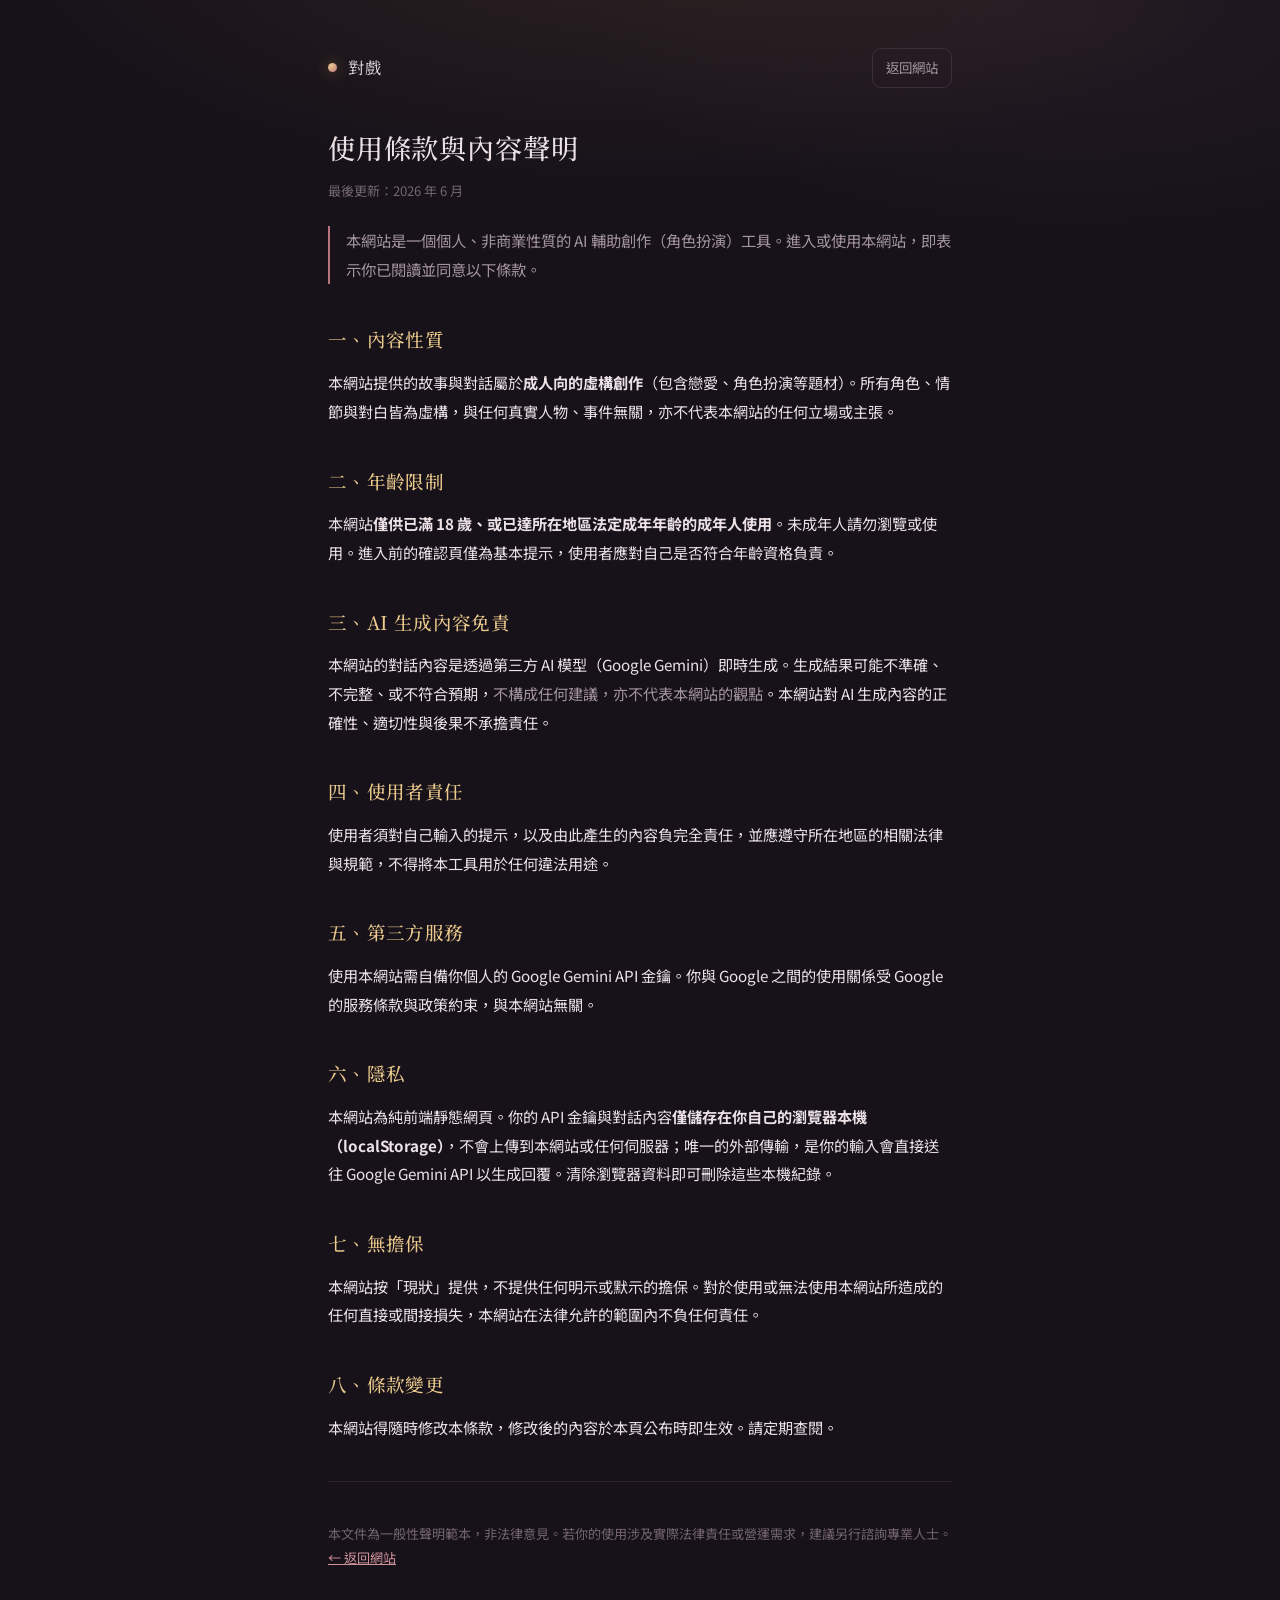
<file: terms.html>
<!DOCTYPE html>
<html lang="zh-Hant">
<head>
<meta charset="utf-8">
<meta name="viewport" content="width=device-width, initial-scale=1, viewport-fit=cover">
<meta name="color-scheme" content="dark">
<meta name="robots" content="noindex, nofollow">
<title>使用條款與內容聲明・對戲</title>
<link rel="preconnect" href="https://fonts.googleapis.com">
<link rel="preconnect" href="https://fonts.gstatic.com" crossorigin>
<link href="https://fonts.googleapis.com/css2?family=Noto+Serif+TC:wght@400;500;600&family=Noto+Sans+TC:wght@400;500&display=swap" rel="stylesheet">
<style>
:root{
  --bg:#17121a; --bg-2:#1f1820; --surface:#261d28; --border:#3a2e3c; --border-soft:#2c2230;
  --text:#ece2e6; --text-dim:#a394a0; --text-faint:#73656f;
  --accent:#d8a657; --accent-soft:#ecca8c; --rose:#cf929b; --rose-deep:#b9737d;
  --serif:"Noto Serif TC","Songti TC","Source Han Serif TC","PMingLiU",serif;
  --sans:"Noto Sans TC","PingFang TC","Microsoft JhengHei",system-ui,sans-serif;
}
*{box-sizing:border-box;}
body{
  margin:0;font-family:var(--sans);color:var(--text);line-height:1.9;
  background:
    radial-gradient(ellipse 80% 46% at 50% -8%, rgba(216,166,87,.10), transparent 62%),
    radial-gradient(ellipse 64% 40% at 84% 2%, rgba(207,146,155,.06), transparent 60%),
    var(--bg);
  background-attachment:fixed;-webkit-font-smoothing:antialiased;
}
.wrap{max-width:680px;margin:0 auto;padding:48px clamp(20px,5vw,28px) 80px;}
.top{display:flex;align-items:center;gap:11px;margin-bottom:34px;}
.mark{width:9px;height:9px;border-radius:50%;background:radial-gradient(circle at 35% 30%,var(--accent-soft),var(--rose-deep));box-shadow:0 0 14px rgba(216,166,87,.45);}
.top .brand{font-family:var(--serif);font-size:1.02rem;letter-spacing:.05em;}
.top .back{margin-left:auto;font-size:.84rem;color:var(--text-dim);text-decoration:none;border:1px solid var(--border);padding:6px 13px;border-radius:9px;transition:border-color .16s,color .16s;}
.top .back:hover{border-color:var(--accent);color:var(--text);}
h1{font-family:var(--serif);font-weight:500;font-size:1.7rem;letter-spacing:.03em;margin:0 0 6px;}
.updated{color:var(--text-faint);font-size:.82rem;margin-bottom:14px;}
.lead{color:var(--text-dim);font-size:.96rem;border-left:2px solid var(--rose-deep);padding-left:16px;margin:22px 0 8px;}
h2{font-family:var(--serif);font-weight:500;font-size:1.16rem;color:var(--accent-soft);margin:38px 0 10px;letter-spacing:.02em;}
p{font-size:.95rem;color:var(--text);margin:0 0 12px;}
.dim{color:var(--text-dim);}
a.inline{color:var(--rose);}
hr{border:none;border-top:1px solid var(--border-soft);margin:40px 0;}
.foot{color:var(--text-faint);font-size:.82rem;line-height:1.8;}
</style>
</head>
<body>
<div class="wrap">

  <div class="top">
    <span class="mark"></span>
    <span class="brand">對戲</span>
    <a class="back" href="index.html">返回網站</a>
  </div>

  <h1>使用條款與內容聲明</h1>
  <div class="updated">最後更新：2026 年 6 月</div>

  <p class="lead">本網站是一個個人、非商業性質的 AI 輔助創作（角色扮演）工具。進入或使用本網站，即表示你已閱讀並同意以下條款。</p>

  <h2>一、內容性質</h2>
  <p>本網站提供的故事與對話屬於<strong>成人向的虛構創作</strong>（包含戀愛、角色扮演等題材）。所有角色、情節與對白皆為虛構，與任何真實人物、事件無關，亦不代表本網站的任何立場或主張。</p>

  <h2>二、年齡限制</h2>
  <p>本網站<strong>僅供已滿 18 歲、或已達所在地區法定成年年齡的成年人使用</strong>。未成年人請勿瀏覽或使用。進入前的確認頁僅為基本提示，使用者應對自己是否符合年齡資格負責。</p>

  <h2>三、AI 生成內容免責</h2>
  <p>本網站的對話內容是透過第三方 AI 模型（Google Gemini）即時生成。生成結果可能不準確、不完整、或不符合預期，<span class="dim">不構成任何建議，亦不代表本網站的觀點</span>。本網站對 AI 生成內容的正確性、適切性與後果不承擔責任。</p>

  <h2>四、使用者責任</h2>
  <p>使用者須對自己輸入的提示，以及由此產生的內容負完全責任，並應遵守所在地區的相關法律與規範，不得將本工具用於任何違法用途。</p>

  <h2>五、第三方服務</h2>
  <p>使用本網站需自備你個人的 Google Gemini API 金鑰。你與 Google 之間的使用關係受 Google 的服務條款與政策約束，與本網站無關。</p>

  <h2>六、隱私</h2>
  <p>本網站為純前端靜態網頁。你的 API 金鑰與對話內容<strong>僅儲存在你自己的瀏覽器本機（localStorage）</strong>，不會上傳到本網站或任何伺服器；唯一的外部傳輸，是你的輸入會直接送往 Google Gemini API 以生成回覆。清除瀏覽器資料即可刪除這些本機紀錄。</p>

  <h2>七、無擔保</h2>
  <p>本網站按「現狀」提供，不提供任何明示或默示的擔保。對於使用或無法使用本網站所造成的任何直接或間接損失，本網站在法律允許的範圍內不負任何責任。</p>

  <h2>八、條款變更</h2>
  <p>本網站得隨時修改本條款，修改後的內容於本頁公布時即生效。請定期查閱。</p>

  <hr>
  <p class="foot">本文件為一般性聲明範本，非法律意見。若你的使用涉及實際法律責任或營運需求，建議另行諮詢專業人士。<br><a class="inline" href="index.html">← 返回網站</a></p>

</div>
</body>
</html>
</file>
<file: assets/theme.css>
:root{
  --bg:#eef1f4;
  --bg-2:#e6eaef;
  --surface:#f6f8fa;
  --surface-2:#e9edf1;
  --border:#c4d0db;
  --border-soft:#dbe2e9;
  --text:#2c3a45;
  --text-dim:#5c6f7d;
  --text-faint:#93a4b1;
  --accent:#5b87a8;
  --accent-soft:#7ba6c4;
  --rose:#8fb3cc;
  --rose-deep:#4a779b;
  --danger:#c47b72;
  --accent-rgb:91,135,168;
  --rose-rgb:143,179,204;
  --danger-rgb:196,123,114;
  --shadow-rgb:44,58,69;
  --on-accent:#f6f8fa;
  --serif:"Noto Serif TC","Songti TC","Source Han Serif TC","Source Han Serif TC VF","PMingLiU",serif;
  --sans:"Noto Sans TC","PingFang TC","Microsoft JhengHei",system-ui,sans-serif;
  --read:720px;
}

/* ============ 佈景主題（文青風）============ */
/* 預設＝藍。data-theme 切換其餘。藍/綠/粉/褐為紙感淺底，黑為暗色。 */

/* —— 藍（霧霾藍・紙感淺底）—— */
[data-theme="blue"]{
  --bg:#eef1f4; --bg-2:#e6eaef; --surface:#f6f8fa; --surface-2:#e9edf1;
  --border:#c4d0db; --border-soft:#dbe2e9;
  --text:#2c3a45; --text-dim:#5c6f7d; --text-faint:#93a4b1;
  --accent:#5b87a8; --accent-soft:#7ba6c4; --rose:#8fb3cc; --rose-deep:#4a779b;
  --danger:#c47b72;
  --accent-rgb:91,135,168; --rose-rgb:143,179,204; --danger-rgb:196,123,114;
  --shadow-rgb:44,58,69; --on-accent:#f6f8fa;
}
/* —— 綠（鼠尾草綠・紙感淺底）—— */
[data-theme="green"]{
  --bg:#eef1ec; --bg-2:#e6ebe2; --surface:#f6f8f3; --surface-2:#e9eee4;
  --border:#c6d2bf; --border-soft:#dce3d6;
  --text:#334030; --text-dim:#5e6e55; --text-faint:#94a389;
  --accent:#6f9167; --accent-soft:#8aac82; --rose:#a3c09a; --rose-deep:#5a7e52;
  --danger:#c47b72;
  --accent-rgb:111,145,103; --rose-rgb:163,192,154; --danger-rgb:196,123,114;
  --shadow-rgb:40,52,36; --on-accent:#f6f8f3;
}
/* —— 粉（藕粉・紙感淺底）—— */
[data-theme="pink"]{
  --bg:#f4eeef; --bg-2:#efe5e7; --surface:#faf5f6; --surface-2:#f0e6e8;
  --border:#dcc6cc; --border-soft:#e8d8dc;
  --text:#473038; --text-dim:#73555e; --text-faint:#a98e96;
  --accent:#b07a8c; --accent-soft:#c79aa9; --rose:#d3a9b6; --rose-deep:#966273;
  --danger:#c47b72;
  --accent-rgb:176,122,140; --rose-rgb:211,169,182; --danger-rgb:196,123,114;
  --shadow-rgb:50,32,38; --on-accent:#faf5f6;
}
/* —— 褐（焦糖褐・紙感淺底）—— */
[data-theme="brown"]{
  --bg:#f1ece5; --bg-2:#e9e2d8; --surface:#f8f4ee; --surface-2:#ece3d8;
  --border:#d3c3ad; --border-soft:#e1d5c4;
  --text:#43372a; --text-dim:#6e5d49; --text-faint:#a18f76;
  --accent:#9c7a4f; --accent-soft:#b89868; --rose:#c2a47a; --rose-deep:#7d5f3a;
  --danger:#bd7159;
  --accent-rgb:156,122,79; --rose-rgb:194,164,122; --danger-rgb:189,113,89;
  --shadow-rgb:48,38,26; --on-accent:#f8f4ee;
}
/* —— 黑（暗色文青・墨黑底）—— */
[data-theme="black"]{
  --bg:#121214; --bg-2:#191a1d; --surface:#1d1e22; --surface-2:#26272c;
  --border:#3a3c43; --border-soft:#2a2b30;
  --text:#e6e6e8; --text-dim:#a0a1a8; --text-faint:#6e6f77;
  --accent:#b8b9c0; --accent-soft:#d2d3d9; --rose:#9a9ba3; --rose-deep:#85868f;
  --danger:#c98b82;
  --accent-rgb:184,185,192; --rose-rgb:154,155,163; --danger-rgb:201,139,130;
  --shadow-rgb:0,0,0; --on-accent:#1d1e22;
}

*{box-sizing:border-box;}
html,body{height:100%;margin:0;}
body{
  font-family:var(--sans);
  color:var(--text);
  background:
    radial-gradient(ellipse 80% 46% at 50% -8%, rgba(var(--accent-rgb),.11), transparent 62%),
    radial-gradient(ellipse 64% 40% at 84% 2%, rgba(var(--rose-rgb),.07), transparent 60%),
    var(--bg);
  background-attachment:fixed;
  -webkit-font-smoothing:antialiased;
  overflow:hidden;
}
button{font-family:inherit;cursor:pointer;color:inherit;}
:focus-visible{outline:2px solid var(--accent);outline-offset:2px;border-radius:6px;}
::-webkit-scrollbar{width:10px;height:10px;}
::-webkit-scrollbar-thumb{background:var(--border);border-radius:10px;border:2px solid transparent;background-clip:padding-box;}
::-webkit-scrollbar-thumb:hover{background:var(--surface-2);background-clip:padding-box;}

#app{display:flex;flex-direction:column;height:100dvh;}

/* ---- 頂列 ---- */
header{
  display:flex;align-items:center;gap:14px;
  padding:12px clamp(14px,4vw,28px);
  border-bottom:1px solid var(--border-soft);
  background:linear-gradient(to bottom, rgba(var(--shadow-rgb),.55), rgba(var(--shadow-rgb),0));
  backdrop-filter:blur(6px);
  flex:0 0 auto;
}
.brand{display:flex;align-items:center;gap:11px;min-width:0;}
.brand .mark{width:9px;height:9px;border-radius:50%;background:radial-gradient(circle at 35% 30%,var(--accent-soft),var(--rose-deep));box-shadow:0 0 14px rgba(var(--accent-rgb),.45);flex:0 0 auto;}
.brand h1{font-family:var(--serif);font-weight:500;font-size:1.06rem;margin:0;letter-spacing:.04em;white-space:nowrap;overflow:hidden;text-overflow:ellipsis;}
.brand .sub{color:var(--text-faint);font-size:.74rem;letter-spacing:.22em;margin-left:2px;}
.spacer{flex:1;}
.ghost{
  background:transparent;border:1px solid var(--border);
  padding:7px 13px;border-radius:9px;font-size:.84rem;color:var(--text-dim);
  transition:border-color .18s, color .18s, background .18s;white-space:nowrap;
}
.ghost:hover{border-color:var(--accent);color:var(--text);background:rgba(var(--accent-rgb),.06);}
.ghost.gear{padding:7px 11px;}
.iconbtn{width:40px;height:34px;display:inline-flex;flex-direction:column;justify-content:center;gap:5px;background:transparent;border:1px solid var(--border);border-radius:9px;padding:0 10px;cursor:pointer;transition:border-color .18s,background .18s;flex:0 0 auto;}
.iconbtn:hover{border-color:var(--accent);background:rgba(var(--accent-rgb),.06);}
.iconbtn span{display:block;height:2px;border-radius:2px;background:var(--text-dim);transition:background .18s;}
.iconbtn:hover span{background:var(--text);}
#sidebar{position:fixed;top:0;left:0;height:100dvh;width:min(320px,86vw);z-index:115;background:var(--bg-2);border-right:1px solid var(--border);transform:translateX(-100%);transition:transform .3s cubic-bezier(.3,.8,.3,1);display:flex;flex-direction:column;}
#sidebar.show{transform:none;}
.sb-body{flex:1;overflow-y:auto;padding:10px 12px;}
.sb-item{display:flex;align-items:center;gap:11px;width:100%;text-align:left;padding:10px 11px;border-radius:11px;border:1px solid transparent;background:transparent;cursor:pointer;transition:background .16s,border-color .16s;margin-bottom:4px;}
.sb-item:hover{background:var(--surface);}
.sb-item.active{border-color:var(--accent);background:rgba(var(--accent-rgb),.08);}
.sb-ava{width:38px;height:38px;border-radius:50%;flex:0 0 auto;background-size:cover;background-position:center;display:flex;align-items:center;justify-content:center;font-family:var(--serif);color:var(--text-dim);background-color:var(--surface);}
.sb-meta{min-width:0;flex:1;}
.sb-name{font-size:.92rem;color:var(--text);white-space:nowrap;overflow:hidden;text-overflow:ellipsis;}
.sb-last{font-size:.76rem;color:var(--text-faint);white-space:nowrap;overflow:hidden;text-overflow:ellipsis;margin-top:2px;}
.sb-empty{color:var(--text-faint);font-size:.85rem;padding:24px 14px;text-align:center;line-height:1.8;}
.sb-all{margin:8px 12px 16px;padding:10px;border:1px solid var(--border);border-radius:10px;background:transparent;color:var(--text-dim);font-size:.85rem;cursor:pointer;transition:border-color .18s,color .18s,background .18s;}
.sb-all:hover{border-color:var(--accent);color:var(--text);background:rgba(var(--accent-rgb),.06);}
.backup-row{display:flex;gap:10px;margin-top:8px;flex-wrap:wrap;}
.sop{margin-top:8px;border:1px solid var(--border);border-radius:10px;background:rgba(var(--shadow-rgb),.3);overflow:hidden;}
.sop>summary{cursor:pointer;padding:11px 14px;font-size:.86rem;color:var(--accent-soft);font-family:var(--sans);list-style:none;user-select:none;}
.sop>summary::-webkit-details-marker{display:none;}
.sop>summary::before{content:"▸ ";color:var(--text-faint);margin-right:4px;transition:transform .15s;display:inline-block;}
.sop[open]>summary::before{content:"▾ ";}
.sop[open]>summary{border-bottom:1px solid var(--border-soft);}
.sop-body{padding:14px 18px;font-size:.84rem;color:var(--text-dim);line-height:1.75;}
.sop-body h4{font-family:var(--sans);font-size:.78rem;letter-spacing:.18em;color:var(--accent);margin:14px 0 6px;font-weight:600;}
.sop-body h4:first-child{margin-top:0;}
.sop-body ol{margin:4px 0 8px 18px;padding:0;}
.sop-body ol li{margin:3px 0;}
.sop-body code{background:rgba(var(--accent-rgb),.1);padding:1px 6px;border-radius:4px;font-size:.86em;font-family:ui-monospace,SFMono-Regular,Menlo,monospace;color:var(--text);}
.sop-body a{color:var(--accent);}
.sop-note{margin:6px 0;font-size:.82rem;color:var(--text-faint);line-height:1.7;}
.check{display:flex;align-items:center;gap:8px;margin-top:12px;font-size:.85rem;color:var(--text-dim);cursor:pointer;}
.check input{width:16px;height:16px;accent-color:var(--accent);cursor:pointer;}

/* ---- 對話區 ---- */
main{flex:1;overflow-y:auto;overflow-x:hidden;scroll-behavior:smooth;}
.thread{max-width:var(--read);margin:0 auto;padding:34px clamp(16px,5vw,28px) 40px;}
.empty{
  max-width:var(--read);margin:0 auto;padding:18vh 24px;text-align:center;color:var(--text-faint);
}
.empty .glyph{font-family:var(--serif);font-size:2.4rem;color:var(--rose-deep);opacity:.7;}
.empty p{font-family:var(--serif);font-size:1.02rem;line-height:1.9;margin:.6em 0 0;color:var(--text-dim);}
.empty .hint{font-family:var(--sans);font-size:.82rem;margin-top:1.4em;color:var(--text-faint);letter-spacing:.02em;}

.msg{margin-bottom:30px;animation:rise .42s cubic-bezier(.2,.7,.2,1) both;}
@keyframes rise{from{opacity:0;transform:translateY(8px);}to{opacity:1;transform:none;}}

.msg-ai .meta{display:flex;align-items:baseline;gap:12px;margin-bottom:11px;}
.msg-ai .name{
  font-family:var(--sans);font-size:.72rem;color:var(--rose);
  letter-spacing:.34em;font-weight:500;
}
.msg-ai .name::before{content:"";display:inline-block;width:18px;height:1px;background:var(--rose-deep);vertical-align:middle;margin-right:9px;opacity:.6;}
.msg-ai .body{
  font-family:var(--serif);font-size:1.075rem;line-height:2.0;color:var(--text);
  white-space:pre-wrap;word-break:break-word;letter-spacing:.012em;
}
.msg-ai .dlg{color:var(--rose);}
.msg-ai .count{font-family:var(--sans);font-size:.7rem;color:var(--text-faint);margin-top:10px;letter-spacing:.08em;}

.msg-user{display:flex;justify-content:flex-end;}
.msg-user .bubble{
  position:relative;max-width:82%;
  background:linear-gradient(to bottom,var(--surface),var(--bg-2));
  border:1px solid var(--border-soft);
  border-radius:16px 16px 5px 16px;padding:13px 17px;
}
.msg-user .body{font-family:var(--serif);font-size:1rem;line-height:1.85;color:var(--text-dim);white-space:pre-wrap;word-break:break-word;}
.msg-user .dlg{color:var(--accent-soft);}

/* 訊息操作 */
.actions{display:flex;gap:4px;opacity:0;transition:opacity .16s;}
.msg:hover .actions, .msg:focus-within .actions{opacity:1;}
.msg-ai .actions{margin-left:auto;}
.msg-user .actions{position:absolute;top:-13px;right:8px;background:var(--bg-2);border:1px solid var(--border-soft);border-radius:8px;padding:2px;}
.act{background:transparent;border:none;color:var(--text-faint);font-size:.74rem;padding:3px 7px;border-radius:6px;transition:color .15s, background .15s;}
.act.cont{color:var(--accent);}
.act.cont:hover{color:#fff;background:rgba(var(--accent-rgb),.16);}
.trunc{color:var(--rose);}
.act:hover{color:var(--text);background:rgba(var(--accent-rgb),.1);}
.act.del:hover{color:var(--danger);background:rgba(var(--danger-rgb),.12);}

/* 編輯中 */
.edit-wrap{display:flex;flex-direction:column;gap:9px;}
.edit-wrap textarea{
  width:100%;background:var(--bg-2);border:1px solid var(--accent);border-radius:10px;
  color:var(--text);font-family:var(--serif);font-size:1.02rem;line-height:1.9;padding:12px 14px;resize:vertical;min-height:90px;
}
.edit-btns{display:flex;gap:8px;}

.cursor{display:inline-block;width:2px;height:1.05em;background:var(--rose);margin-left:1px;vertical-align:-2px;animation:blink 1s steps(2) infinite;border-radius:1px;}
@keyframes blink{50%{opacity:0;}}

/* ---- 輸入列 ---- */
footer{flex:0 0 auto;border-top:1px solid var(--border-soft);background:linear-gradient(to top,rgba(var(--shadow-rgb),.7),rgba(var(--shadow-rgb),0));backdrop-filter:blur(6px);}
.composer{max-width:var(--read);margin:0 auto;padding:14px clamp(14px,5vw,28px) 10px;display:flex;gap:10px;align-items:flex-end;}
.footlinks{max-width:var(--read);margin:0 auto;display:flex;justify-content:center;align-items:center;gap:16px;padding:0 14px calc(10px + env(safe-area-inset-bottom));}
.foot-btn{background:transparent;border:1px solid var(--border);border-radius:9px;padding:6px 14px;font-size:.78rem;color:var(--text-dim);cursor:pointer;transition:border-color .18s,color .18s,background .18s;font-family:var(--sans);white-space:nowrap;}
.foot-btn:hover{border-color:var(--accent);color:var(--text);background:rgba(var(--accent-rgb),.06);}
.footlinks a{font-size:.74rem;color:var(--text-faint);text-decoration:none;letter-spacing:.05em;}
.footlinks a:hover{color:var(--text-dim);text-decoration:underline;}
#input{
  flex:1;background:var(--surface);border:1px solid var(--border);border-radius:14px;
  color:var(--text);font-family:var(--serif);font-size:1.02rem;line-height:1.7;
  padding:13px 16px;resize:none;max-height:200px;min-height:50px;transition:border-color .18s;
}
#input:focus{outline:none;border-color:var(--accent);}
#input::placeholder{color:var(--text-faint);}
#input:disabled{opacity:.5;}
.send{
  flex:0 0 auto;height:50px;padding:0 22px;border:none;border-radius:14px;font-size:.92rem;font-weight:500;letter-spacing:.06em;
  background:linear-gradient(135deg,var(--accent),var(--rose-deep));color:var(--on-accent);
  transition:filter .18s, transform .1s, opacity .18s;
}
.send:hover{filter:brightness(1.08);}
.send:active{transform:translateY(1px);}
.send:disabled{opacity:.45;cursor:not-allowed;filter:grayscale(.3);}
.send.stop{background:var(--surface-2);color:var(--text);border:1px solid var(--border);}
.compose-btn{flex:0 0 auto;align-self:flex-end;height:50px;width:50px;display:flex;align-items:center;justify-content:center;background:var(--surface);border:1px solid var(--border);border-radius:14px;color:var(--text-dim);font-size:1.15rem;cursor:pointer;transition:border-color .18s,color .18s,background .18s;}
.compose-btn:hover{border-color:var(--accent);color:var(--text);}

/* ---- 抽屜（設定） ---- */
#overlay{position:fixed;inset:0;background:rgba(var(--shadow-rgb),.6);backdrop-filter:blur(2px);opacity:0;pointer-events:none;transition:opacity .25s;z-index:110;}
#overlay.show{opacity:1;pointer-events:auto;}
#drawer{
  position:fixed;top:0;right:0;height:100dvh;width:min(440px,100vw);z-index:115;
  background:var(--bg-2);border-left:1px solid var(--border);
  transform:translateX(100%);transition:transform .3s cubic-bezier(.3,.8,.3,1);
  display:flex;flex-direction:column;
}
#drawer.show{transform:none;}
.drawer-head{display:flex;align-items:center;padding:18px 22px;border-bottom:1px solid var(--border-soft);}
.drawer-head h2{font-family:var(--serif);font-weight:500;font-size:1.1rem;margin:0;letter-spacing:.05em;}
.drawer-head .close{margin-left:auto;background:transparent;border:none;color:var(--text-dim);font-size:1.5rem;line-height:1;padding:2px 8px;border-radius:8px;}
.drawer-head .close:hover{color:var(--text);background:var(--surface);}
.drawer-body{flex:1;overflow-y:auto;padding:8px 22px 30px;}
.field{margin-top:22px;}
.field-sec{font-family:var(--sans);font-size:.72rem;letter-spacing:.26em;color:var(--accent);margin:30px 0 4px;padding-top:18px;border-top:1px solid var(--border-soft);}
.field-sec:first-child{border-top:none;padding-top:0;margin-top:6px;}
label{display:block;font-size:.84rem;color:var(--text-dim);margin-bottom:7px;}
label .tip{color:var(--text-faint);font-size:.76rem;margin-left:6px;}
input[type=text],input[type=password],input[type=number],textarea,select{
  width:100%;background:var(--surface);border:1px solid var(--border);border-radius:10px;
  color:var(--text);font-family:var(--sans);font-size:.92rem;padding:10px 13px;transition:border-color .16s;
}
input:focus,textarea:focus,select:focus{outline:none;border-color:var(--accent);}
textarea.tall{font-family:var(--serif);font-size:.95rem;line-height:1.8;resize:vertical;min-height:150px;}
textarea.mid{font-family:var(--serif);font-size:.95rem;line-height:1.8;resize:vertical;min-height:90px;}
.key-row{display:flex;gap:8px;}
.key-row input{flex:1;}
.icon-btn{flex:0 0 auto;width:42px;border:1px solid var(--border);background:var(--surface);border-radius:10px;color:var(--text-dim);font-size:.78rem;}
.icon-btn:hover{border-color:var(--accent);color:var(--text);}
.range-row{display:flex;align-items:center;gap:14px;}
input[type=range]{flex:1;accent-color:var(--accent);height:4px;}
.range-val{font-family:var(--serif);font-size:1rem;color:var(--accent-soft);min-width:42px;text-align:right;}
.note{font-size:.78rem;color:var(--text-faint);line-height:1.65;margin-top:8px;}
.note a{color:var(--rose);}

/* 角色庫 */
.preset-add{display:flex;gap:8px;margin-top:8px;}
.preset-add input{flex:1;}
.btn-sm{border:1px solid var(--accent);background:rgba(var(--accent-rgb),.1);color:var(--accent-soft);border-radius:10px;padding:0 16px;font-size:.85rem;white-space:nowrap;}
.btn-sm:hover{background:rgba(var(--accent-rgb),.18);}
.preset-list{margin-top:12px;display:flex;flex-direction:column;gap:8px;}
.preset{display:flex;align-items:center;gap:10px;background:var(--surface);border:1px solid var(--border-soft);border-radius:10px;padding:10px 13px;}
.preset .pname{flex:1;font-family:var(--serif);font-size:.95rem;color:var(--text);overflow:hidden;text-overflow:ellipsis;white-space:nowrap;}
.preset button{background:transparent;border:none;color:var(--text-faint);font-size:.8rem;padding:4px 8px;border-radius:7px;}
.preset button:hover{color:var(--text);background:var(--surface-2);}
.preset button.del:hover{color:var(--danger);}
.preset-empty{color:var(--text-faint);font-size:.82rem;padding:6px 2px;}

/* Toast */
#toast{position:fixed;left:50%;bottom:96px;transform:translate(-50%,16px);z-index:150;
  background:var(--surface-2);border:1px solid var(--border);border-radius:12px;
  padding:11px 16px;display:flex;align-items:center;gap:14px;box-shadow:0 10px 30px rgba(0,0,0,.4);
  opacity:0;pointer-events:none;transition:opacity .22s, transform .22s;max-width:90vw;}
#toast.show{opacity:1;transform:translate(-50%,0);pointer-events:auto;}
#toast-msg{font-size:.86rem;color:var(--text);}
#toast-undo{background:transparent;border:none;color:var(--accent-soft);font-size:.86rem;font-weight:500;padding:2px 4px;}
#toast-undo:hover{text-decoration:underline;}

@media (max-width:560px){
  .brand .sub{display:none;}
  .msg-ai .body{font-size:1.03rem;line-height:1.92;}
}
@media (prefers-reduced-motion:reduce){
  *{animation-duration:.001ms!important;transition-duration:.001ms!important;scroll-behavior:auto!important;}
  .cursor{animation:none;}
}

#format-reset,#status-reset{margin-top:12px;}
.field code{background:var(--surface);border:1px solid var(--border-soft);border-radius:5px;padding:1px 5px;font-size:.82em;}

/* ---- 選擇角色畫面 ---- */
#charselect{position:fixed;inset:0;z-index:100;overflow-y:auto;display:none;
  background:radial-gradient(ellipse 80% 46% at 50% -8%, rgba(var(--accent-rgb),.11), transparent 62%),radial-gradient(ellipse 64% 40% at 84% 2%, rgba(var(--rose-rgb),.07), transparent 60%),var(--bg);}
#charselect.show{display:block;}
.cs-wrap{max-width:920px;margin:0 auto;padding:clamp(40px,8vh,64px) clamp(18px,5vw,28px) 70px;}
.cs-top{display:flex;align-items:center;gap:11px;margin-bottom:8px;}
.cs-top .mark{width:9px;height:9px;border-radius:50%;background:radial-gradient(circle at 35% 30%,var(--accent-soft),var(--rose-deep));box-shadow:0 0 14px rgba(var(--accent-rgb),.45);}
.cs-top h1{font-family:var(--serif);font-weight:500;font-size:1.7rem;letter-spacing:.04em;margin:0;}
.cs-sub{color:var(--text-dim);font-size:.92rem;margin:0 0 30px;letter-spacing:.02em;}
.cs-menu{position:fixed;top:clamp(20px,4vh,30px);left:clamp(18px,3vw,30px);z-index:105;}
.cs-grid{display:grid;grid-template-columns:repeat(auto-fill,minmax(232px,1fr));gap:18px;}
.card{position:relative;min-height:230px;border:1px solid var(--border);border-radius:16px;padding:18px;cursor:pointer;overflow:hidden;display:flex;flex-direction:column;justify-content:flex-end;background:linear-gradient(to bottom,var(--surface),var(--bg-2));background-size:cover;background-position:center;transition:transform .16s,border-color .16s,box-shadow .16s;}
.card:hover{transform:translateY(-3px);border-color:var(--accent);box-shadow:0 12px 30px rgba(0,0,0,.42);}
.card .ava{position:absolute;top:15px;left:15px;width:44px;height:44px;border-radius:50%;display:flex;align-items:center;justify-content:center;font-family:var(--serif);font-size:1.25rem;color:var(--on-accent);background:linear-gradient(135deg,var(--accent-soft),var(--rose-deep));}
.card .cinfo{position:relative;z-index:1;}
.card .cname{font-family:var(--serif);font-size:1.22rem;color:var(--text);margin-bottom:6px;letter-spacing:.02em;}
.card .cteaser{font-family:var(--serif);font-size:.85rem;color:var(--text-dim);line-height:1.7;display:-webkit-box;-webkit-line-clamp:2;-webkit-box-orient:vertical;overflow:hidden;}
.card.hasimg .cname{color:#fff;text-shadow:0 1px 8px rgba(0,0,0,.7);}
.card.hasimg .cteaser{color:rgba(255,255,255,.82);text-shadow:0 1px 8px rgba(0,0,0,.7);}
.cs-loading{grid-column:1/-1;color:var(--text-faint);font-size:.9rem;padding:18px 2px;}
.card-acts{position:absolute;top:11px;right:11px;display:flex;gap:4px;opacity:0;transition:opacity .15s;}
.card:hover .card-acts{opacity:1;}
.card-acts button{background:var(--bg-2);border:1px solid var(--border-soft);color:var(--text-faint);font-size:.72rem;padding:4px 8px;border-radius:7px;cursor:pointer;}
.card-acts button:hover{color:var(--text);}
.card-acts button.del:hover{color:var(--danger);border-color:var(--danger);}
.card.add{display:flex;flex-direction:column;align-items:center;justify-content:center;border-style:dashed;color:var(--text-faint);min-height:172px;background:transparent;}
.card.add:hover{color:var(--accent-soft);transform:translateY(-3px);}
.card.add .plus{font-size:2rem;line-height:1;margin-bottom:8px;}

/* ---- 角色介紹頁 ---- */
#charintro{position:fixed;inset:0;z-index:110;display:none;overflow-y:auto;background:var(--bg);}
#charintro.show{display:block;}
.ci-bg{position:fixed;inset:0;background-size:cover;background-position:center;filter:blur(26px) brightness(.34) saturate(1.05);transform:scale(1.12);z-index:0;}
.ci-bg::after{content:"";position:absolute;inset:0;background:linear-gradient(to bottom,rgba(var(--shadow-rgb),.5),rgba(var(--shadow-rgb),.92));}
.ci-wrap{position:relative;z-index:1;max-width:980px;margin:0 auto;padding:clamp(18px,4vw,40px);min-height:100dvh;display:flex;flex-direction:column;}
.ci-back{align-self:flex-start;background:rgba(var(--shadow-rgb),.5);border:1px solid var(--border);border-radius:10px;color:var(--text-dim);padding:8px 16px;font-size:.85rem;cursor:pointer;transition:border-color .18s,color .18s;margin-bottom:24px;}
.ci-back:hover{border-color:var(--accent);color:var(--text);}
.ci-grid{display:grid;grid-template-columns:minmax(0,360px) 1fr;gap:clamp(20px,3.5vw,40px);align-items:start;flex:1;}
.ci-left{display:flex;flex-direction:column;gap:16px;position:sticky;top:24px;}
.ci-portrait{aspect-ratio:3/4;border-radius:18px;background-size:cover;background-position:center;background-color:var(--surface);border:1px solid var(--border);box-shadow:0 16px 48px rgba(0,0,0,.5);}
.ci-portrait.noimg{display:flex;align-items:center;justify-content:center;font-family:var(--serif);font-size:3rem;color:var(--text-faint);}
.ci-info{display:flex;flex-direction:column;min-width:0;}
.ci-name{font-family:var(--serif);font-weight:500;font-size:clamp(1.6rem,4vw,2.3rem);letter-spacing:.04em;margin:4px 0 18px;color:var(--text);}
.ci-bio{font-family:var(--serif);font-size:1rem;line-height:1.85;color:var(--text-dim);word-break:break-word;}
.ci-bio p{margin:0 0 1.05em;white-space:pre-wrap;}
.ci-bio p:last-child{margin-bottom:0;}
.ci-bio .dlg{color:var(--accent-soft);}
.ci-start{border:none;border-radius:14px;padding:14px 20px;font-size:1rem;font-weight:500;letter-spacing:.08em;cursor:pointer;color:var(--on-accent);background:linear-gradient(135deg,var(--accent),var(--rose-deep));transition:filter .18s,transform .1s;font-family:var(--sans);width:100%;text-align:center;}
.ci-start:hover{filter:brightness(1.08);}
.ci-start:active{transform:translateY(1px);}
@media(max-width:680px){.ci-grid{grid-template-columns:1fr;}.ci-left{position:relative;top:0;max-width:320px;margin:0 auto;width:100%;}.ci-portrait{max-width:300px;margin:0 auto;width:100%;}}
.ci-docs{display:flex;gap:12px;justify-content:flex-start;margin-top:26px;flex-wrap:wrap;}
.ci-doc-btn{background:rgba(var(--shadow-rgb),.5);border:1px solid var(--border);border-radius:11px;color:var(--text-dim);padding:10px 24px;font-size:.88rem;cursor:pointer;transition:border-color .18s,color .18s,background .18s;font-family:var(--sans);}
.ci-doc-btn:hover{border-color:var(--accent);color:var(--text);background:rgba(var(--accent-rgb),.06);}
.dv-body{white-space:pre-wrap;font-family:var(--serif);font-size:.95rem;line-height:1.85;color:var(--text-dim);max-height:62dvh;overflow-y:auto;margin-top:6px;word-break:break-word;}
.dv-doc-name{font-family:var(--sans);font-size:.74rem;letter-spacing:.16em;color:var(--accent);margin:18px 0 6px;}
.dv-doc-name:first-child{margin-top:0;}
.cs-foot{text-align:center;margin-top:34px;}
.cs-foot a{font-size:.74rem;color:var(--text-faint);text-decoration:none;letter-spacing:.05em;}
.cs-foot a:hover{color:var(--text-dim);text-decoration:underline;}

/* ---- 文件檢視 / 速率限制視窗 ---- */
#persona,#docview,#ratelimit{position:fixed;inset:0;z-index:120;display:none;align-items:center;justify-content:center;padding:22px;}
#persona.show,#docview.show,#ratelimit.show{display:flex;}
.ce-backdrop{position:absolute;inset:0;background:rgba(var(--shadow-rgb),.66);backdrop-filter:blur(2px);}
.ce-card{position:relative;z-index:1;width:min(520px,100%);max-height:88dvh;overflow-y:auto;background:var(--bg-2);border:1px solid var(--border);border-radius:18px;padding:28px;}
.ce-card h2{font-family:var(--serif);font-weight:500;font-size:1.25rem;margin:0 0 6px;letter-spacing:.03em;}
.ce-card label{margin-top:18px;}
.ce-btns{display:flex;align-items:center;gap:10px;margin-top:24px;}
.ce-del,.ce-cancel{background:transparent;border:1px solid var(--border);border-radius:10px;padding:9px 15px;font-size:.85rem;cursor:pointer;font-family:var(--sans);}
.ce-del{color:var(--text-faint);}
.ce-del:hover{border-color:var(--danger);color:var(--danger);}
.ce-cancel{color:var(--text-dim);}
.ce-cancel:hover{color:var(--text);border-color:var(--text-faint);}

/* ---- 年齡確認入口 ---- */
#agegate{position:fixed;inset:0;z-index:200;display:flex;align-items:center;justify-content:center;padding:24px;
  background:radial-gradient(ellipse 80% 46% at 50% -8%, rgba(var(--accent-rgb),.12), transparent 62%),radial-gradient(ellipse 64% 40% at 84% 2%, rgba(var(--rose-rgb),.08), transparent 60%),var(--bg);}
#agegate.hidden{display:none;}
.gate-card{max-width:430px;width:100%;background:var(--bg-2);border:1px solid var(--border);border-radius:18px;padding:34px 30px;text-align:center;}
.gate-mark{width:11px;height:11px;border-radius:50%;margin:0 auto 18px;background:radial-gradient(circle at 35% 30%,var(--accent-soft),var(--rose-deep));box-shadow:0 0 16px rgba(var(--accent-rgb),.5);}
.gate-card h2{font-family:var(--serif);font-weight:500;font-size:1.35rem;margin:0 0 14px;letter-spacing:.04em;}
.gate-card p{font-family:var(--sans);font-size:.92rem;line-height:1.85;color:var(--text-dim);margin:0;}
.gate-q{font-family:var(--serif);font-size:1.08rem;color:var(--text);margin:22px 0;}
.gate-btns{display:flex;flex-direction:column;gap:11px;}
.gate-enter{border:none;border-radius:12px;padding:14px;font-size:.98rem;font-weight:500;letter-spacing:.04em;font-family:var(--sans);background:linear-gradient(135deg,var(--accent),var(--rose-deep));color:var(--on-accent);cursor:pointer;transition:filter .15s;}
.gate-enter:hover{filter:brightness(1.08);}
.gate-leave{background:transparent;border:1px solid var(--border);border-radius:12px;padding:13px;font-size:.92rem;font-family:var(--sans);color:var(--text-dim);cursor:pointer;transition:border-color .15s,color .15s;}
.gate-leave:hover{border-color:var(--text-faint);color:var(--text);}
.gate-foot{font-size:.76rem;color:var(--text-faint);margin-top:18px;line-height:1.6;}
.gate-foot a{color:var(--rose);text-decoration:none;}
.gate-foot a:hover{text-decoration:underline;}
.theme-swatches{display:flex;gap:12px;flex-wrap:wrap;}
.swatch{width:40px;height:40px;border-radius:50%;cursor:pointer;border:2px solid var(--border);padding:0;position:relative;overflow:hidden;background:linear-gradient(135deg,var(--sw2) 0 50%,var(--sw1) 50% 100%);transition:transform .12s,border-color .15s;}
.swatch:hover{transform:scale(1.08);}
.swatch.active{border-color:var(--accent);box-shadow:0 0 0 3px rgba(var(--accent-rgb),.25);}
.swatch.active::after{content:"";position:absolute;inset:0;border-radius:50%;border:2px solid var(--on-accent);opacity:.0;}
</file>
